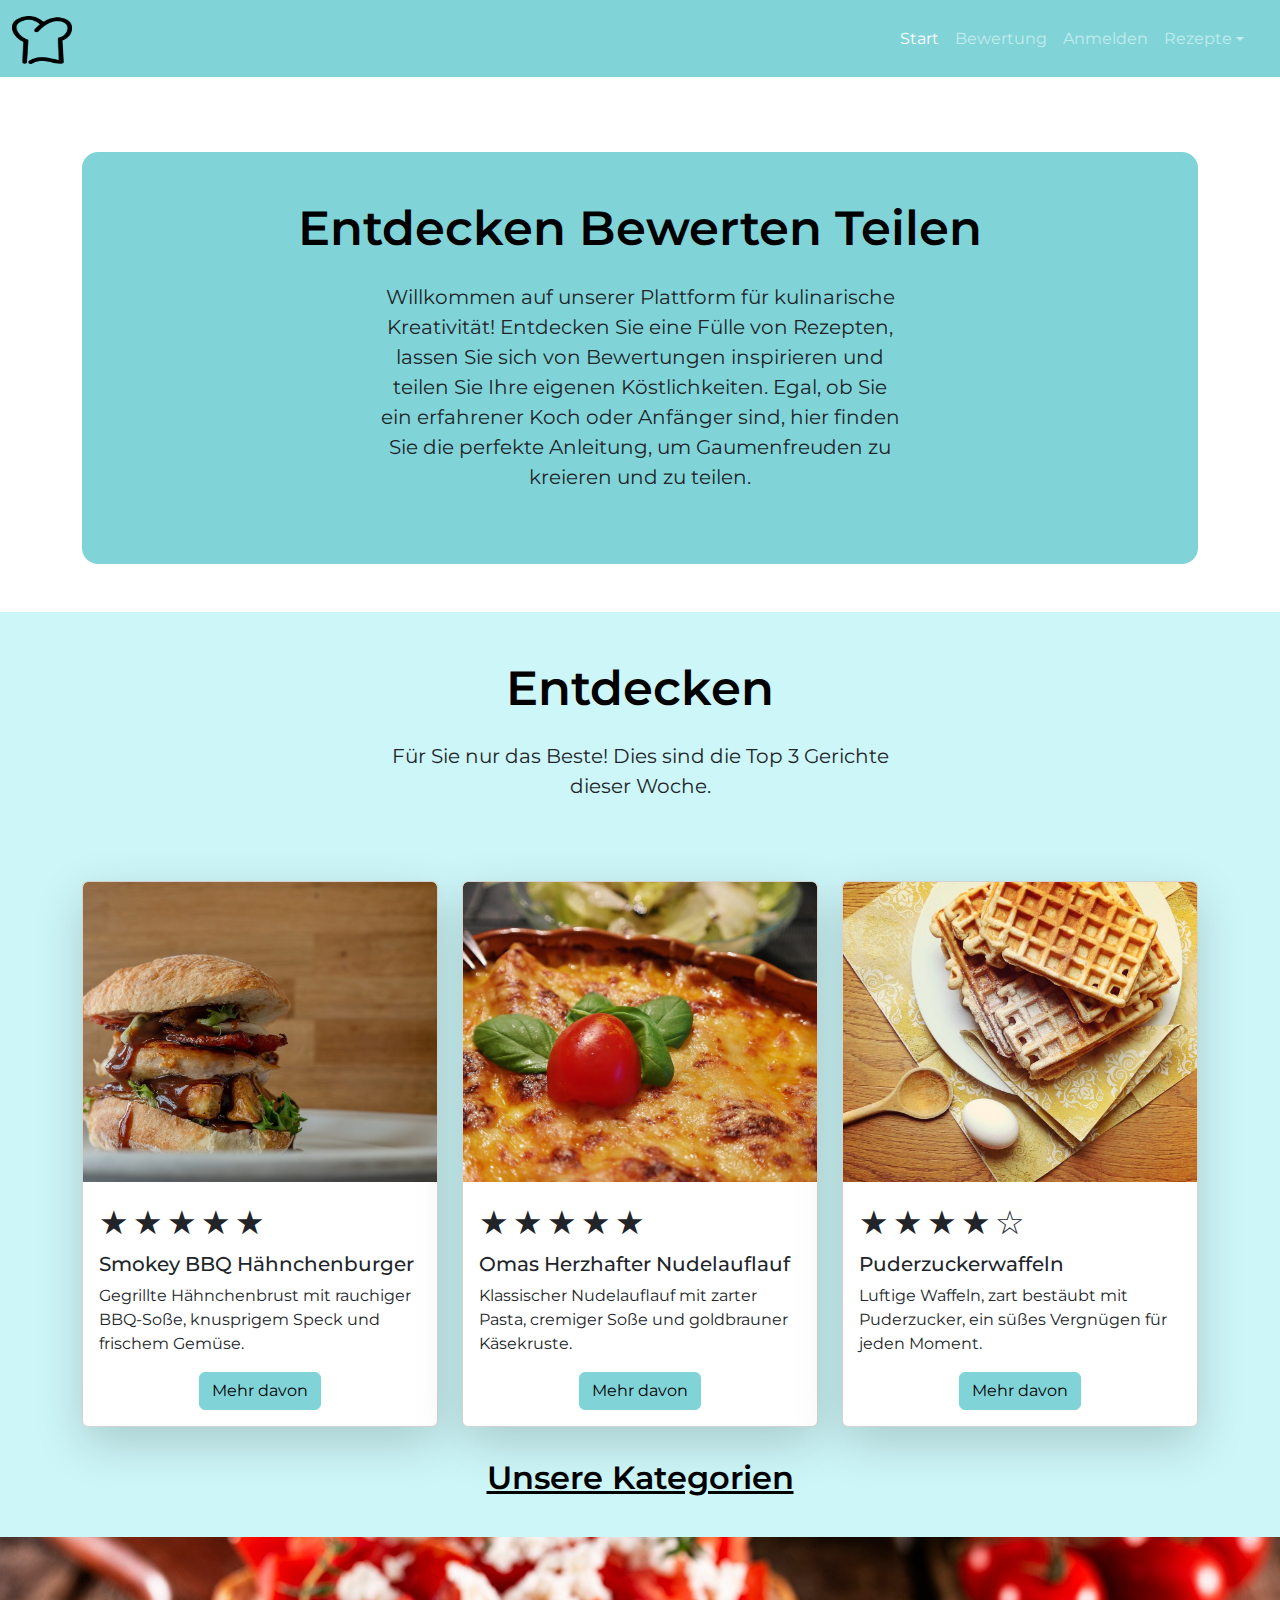
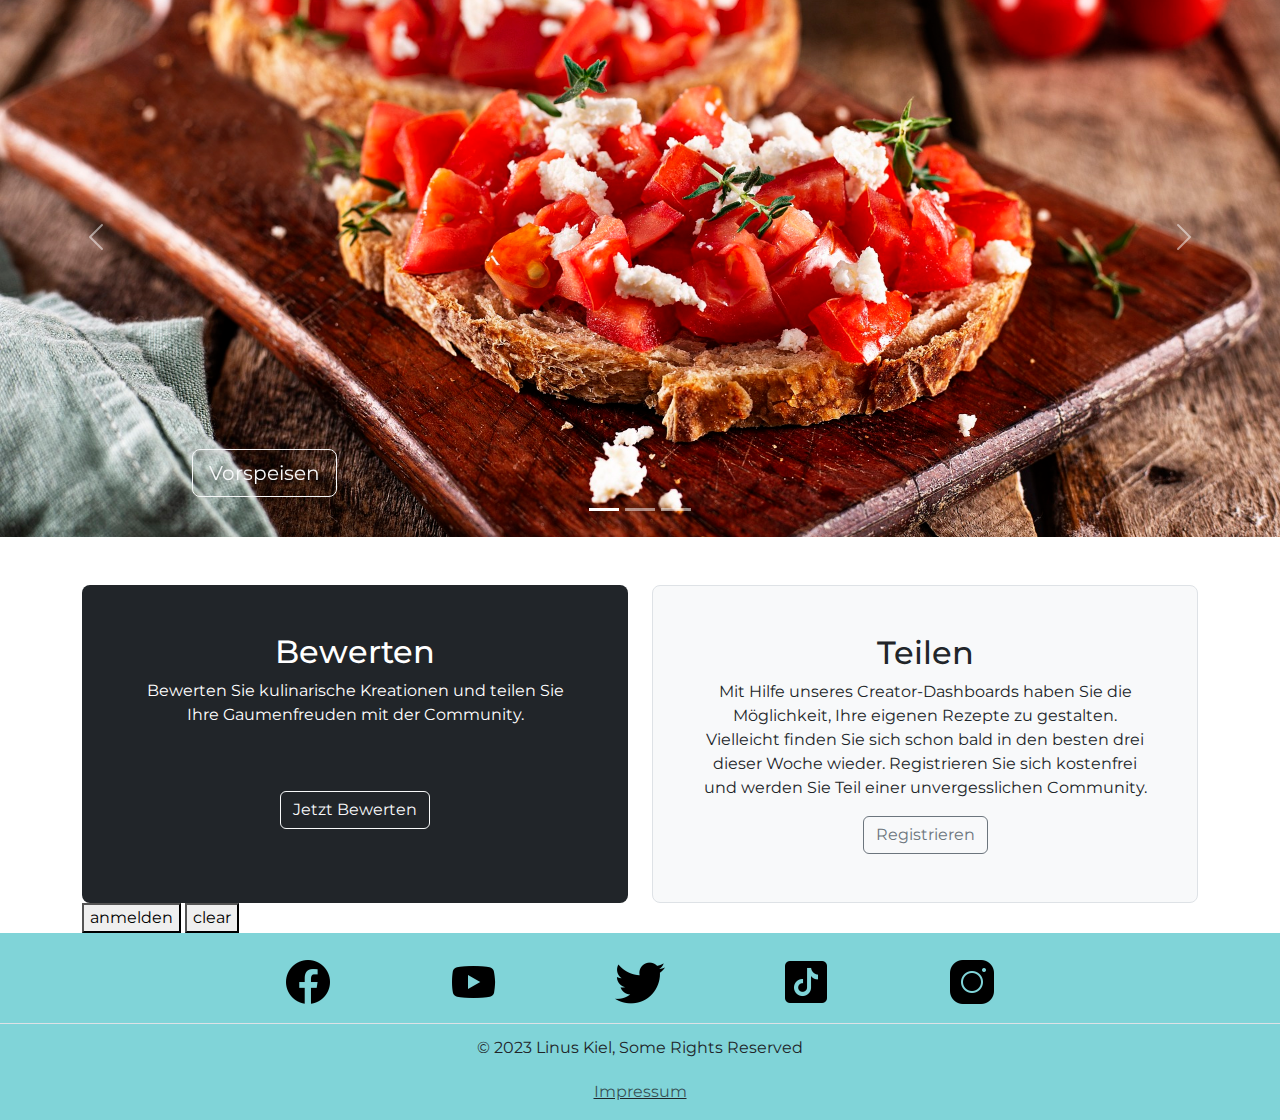
<file: index.html>
<!DOCTYPE html>
<html lang="de">

<head>
    <meta charset="UTF-8">
    <meta http-equiv="X-UA-Compatible" content="IE=edge">
    <meta name="viewport" content="width=device-width, initial-scale=1.0">
    <title>Rezepte von Superhelden für Superhelden</title>
    <link rel="stylesheet" href="./assets/css/bootstrap.css">
    <link rel="stylesheet" href="./assets/css/style.css">

</head>

<body>
    <header >
      <!--https://getbootstrap.com/docs/5.2/examples/navbars-offcanvas/-->
        <nav class="navbar navbar-expand-lg navbar-dark bg-primary fixed-top" aria-label="Offcanvas navbar large">
            <div class="container-fluid">
                <a class="navbar-brand" href="./index.html">
                  <img src="./assets/image/icon.png" alt="Website Icon" width="60" height="48" class="d-inline-block align-text-top">
                </a>
                <button class="navbar-toggler" type="button" data-bs-toggle="offcanvas"
                    data-bs-target="#offcanvasNavbar" aria-controls="offcanvasNavbar" aria-label="Toggle navigation">
                    <span class="navbar-toggler-icon"></span>
                </button>

                <div class="offcanvas offcanvas-end text-bg-dark" tabindex="-1" id="offcanvasNavbar"
                    aria-labelledby="offcanvasNavbarLabel">
                    <div class="offcanvas-header">
                        <h5 class="offcanvas-title text-secondary" id="offcanvasNavbarLabel">superLecker</h5>
                        <button type="button" class="btn-close btn-close-white" data-bs-dismiss="offcanvas"
                            aria-label="Close"></button>
                    </div>
                    <div class="offcanvas-body" id="offcanvas-body">
                        <ul class="navbar-nav justify-content-end flex-grow-1 pe-3">
                            <li class="nav-item">
                                <a class="nav-link active" aria-current="page" href="#">Start</a>
                            </li>
                            <li class="nav-item">
                                <a class="nav-link" href="./bewertung.html">Bewertung</a>
                            </li>
                            <li class="nav-item">
                              <li id="zeige-creator">
                                <a class="nav-link" href="./creator.html">Creator</a>
                              </li>
                              <li id="zeige-anmelden">
                                <a class="nav-link" href="./anmelden.html">Anmelden</a>
                              </li>
                            <li class="nav-item dropdown ">
                                <a class="nav-link dropdown-toggle" href="#" role="button" data-bs-toggle="dropdown"
                                    aria-expanded="false">
                                    Rezepte
                                </a>
                                <ul class="dropdown-menu bg-secondary">
                                    <li><a class="dropdown-item" href="./vorspeisen.html">Vorspeisen</a></li>
                                    <li>
                                        <hr class="dropdown-divider">
                                    </li>
                                    <li><a class="dropdown-item" href="./hauptspeisen.html">Hauptspeisen</a></li>
                                    <li>
                                        <hr class="dropdown-divider">
                                    </li>
                                    <li><a class="dropdown-item" href="./nachtisch.html">Nachtisch</a></li>
                                </ul>
                            </li>
                        </ul>
                    </div>
                </div>
            </div>
        </nav>
    </header>

    <main class="min-vh-100">
      <div class="pt-5"></div>
      <div class="container my-5">
        <div class="mb-2 rounded-3">
          <div class="container-fluid bg-primary rounded-4 ">
            <div class="px-4 py-5 my-2 text-center">
              <h1 class="display-5 fw-bold text-body-emphasis pb-3">Entdecken  Bewerten  Teilen</h1>
              <div class="col-lg-6 mx-auto">
                <p class="lead mb-4">Willkommen auf unserer Plattform für kulinarische Kreativität! Entdecken Sie eine Fülle von Rezepten, lassen Sie sich von Bewertungen inspirieren und teilen Sie Ihre eigenen Köstlichkeiten. Egal, ob Sie ein erfahrener Koch oder Anfänger sind, hier finden Sie die perfekte Anleitung, um Gaumenfreuden zu kreieren und zu teilen.</p>
                  
              </div>
            </div>
          </div>
        </div>
      </div>

      
    
    <div class="bg-secondary">
      <div class="container">
        <div class="px-4 py-5  text-center">
          <h1 class="display-5 fw-bold text-body-emphasis pb-3">Entdecken</h1>
          <div class="col-lg-6 mx-auto">
            <p class="lead">Für Sie nur das Beste! Dies sind die Top 3 Gerichte dieser Woche.</p>
              
          </div>
        </div>
        <div class="row row-cols-1 row-cols-lg-3 align-items-stretch ">
          <div class="col py-3">
            <div class="card menu-item shadow-on-hover card-cover h-100 overflow-hidden rounded-xl shadow-lg " >
              <img class="card-img-top" src="./assets/image/haehnchenburger.jpg" alt="Card image cap">
              <div class="card-body d-flex flex-column">       
                  <span>
                    <span class="star-size">&#9733;</span>
                    <span class="star-size">&#9733;</span>
                    <span class="star-size">&#9733;</span>
                    <span class="star-size">&#9733;</span>
                    <span class="star-size">&#9733;</span>
                  </span>
                <h5 class="mt-1 mb-2">Smokey BBQ Hähnchenburger</h5>
                <p class="card-text">Gegrillte Hähnchenbrust mit rauchiger BBQ-Soße, knusprigem Speck und frischem Gemüse.</p>
                <div class="text-center mt-auto justify-content-center"><a href="./hauptspeisen.html" class="btn btn-primary">Mehr davon</a></div>
              </div>
            </div>
          </div>
          <div class="col py-3">
            <div class="card menu-item shadow-on-hover card-cover h-100 overflow-hidden rounded-xl shadow-lg ">
              <img class="card-img-top" src="./assets/image/nudelauflauf.jpg" alt="Card image cap">
              <div class="card-body d-flex flex-column">
                <span>
                  <span class="star-size">&#9733;</span>
                  <span class="star-size">&#9733;</span>
                  <span class="star-size">&#9733;</span>
                  <span class="star-size">&#9733;</span>
                  <span class="star-size">&#9733;</span>
                </span>
                <h5 class="mt-1 mb-2">Omas Herzhafter Nudelauflauf</h5>
                <p class="card-text">Klassischer Nudelauflauf mit zarter Pasta, cremiger Soße und goldbrauner Käsekruste.</p>
                <div class="text-center mt-auto justify-content-center"><a href="./hauptspeisen.html" class="btn btn-primary">Mehr davon</a></div>
              </div>
          </div>
          </div>
          <div class="col py-3">
            <div class="card menu-item shadow-on-hover card-cover h-100 overflow-hidden rounded-xl shadow-lg ">
              <img class="card-img-top" src="./assets/image/waffeln.jpg" alt="Card image cap">
              <div class="card-body d-flex flex-column">
                <span>
                  <span class="star-size">&#9733;</span>
                  <span class="star-size">&#9733;</span>
                  <span class="star-size">&#9733;</span>
                  <span class="star-size">&#9733;</span>
                  <span class="star-size">&#9734;</span>
                </span>
                <h5 class="mt-1 mb-2">Puderzuckerwaffeln</h5>
                <p class="card-text">Luftige Waffeln, zart bestäubt mit Puderzucker, ein süßes Vergnügen für jeden Moment.</p>
                <div class="text-center mt-auto justify-content-center"><a href="./nachtisch.html" class="btn btn-primary">Mehr davon</a></div>
              </div>
            </div>
          </div>
        </div>
        <div class="px-4 py-2 my-2 text-center">
          <h2 class=" fw-bold text-body-emphasis pb-3 text-decoration-underline">Unsere Kategorien</h2>
        </div>
      </div>
       <!--https://getbootstrap.com/docs/5.3/examples/carousel/-->
      <div id="myCarousel" class="carousel slide" data-bs-ride="carousel" data-bs-theme="light">
        <div class="carousel-indicators">
          <button type="button" data-bs-target="#myCarousel" data-bs-slide-to="0" class="active" aria-label="Slide 1" aria-current="true"></button>
          <button type="button" data-bs-target="#myCarousel" data-bs-slide-to="1" aria-label="Slide 2" class=""></button>
          <button type="button" data-bs-target="#myCarousel" data-bs-slide-to="2" aria-label="Slide 3" class=""></button>
        </div>
        <div class="carousel-inner">
          <div class="carousel-item carousel-item-next carousel-item-start">
            <img class="carousel-img" src="./assets/image/vorspeisen.jpg" alt="vorspeisen" >
            <div class="container">
              <div class="carousel-caption text-start">
                <a href="./vorspeisen.html" class="btn btn-outline-light btn-lg">Vorspeisen</a>
              </div>
            </div>
          </div>
          <div class="carousel-item">
            <img class="carousel-img" src="./assets/image/hauptspeisen.jpg" alt="hauptspeisen" >
            <div class="container">
              <div class="carousel-caption text-start">
                <a href="./hauptspeisen.html" class="btn btn-outline-light btn-lg">Hauptspeisen</a>
              </div>
            </div>
          </div>
          <div class="carousel-item active carousel-item-start">
            <img class="carousel-img" src="./assets/image/nachtisch.jpg" alt="nachtisch" >
            <div class="container">
              <div class="carousel-caption text-start">
                <a href="./nachtisch.html" class="btn btn-outline-light btn-lg">Nachtisch</a>
              </div>
            </div>
          </div>
        </div>
        <button class="carousel-control-prev" type="button" data-bs-target="#myCarousel" data-bs-slide="prev">
          <span class="carousel-control-prev-icon" aria-hidden="true"></span>
          <span class="visually-hidden">Previous</span>
        </button>
        <button class="carousel-control-next" type="button" data-bs-target="#myCarousel" data-bs-slide="next">
          <span class="carousel-control-next-icon" aria-hidden="true"></span>
          <span class="visually-hidden">Next</span>
        </button>
      </div>
    </div>
    

    
    <div class="bg-white">
      <div class="container pt-5">
        <div class="row align-items-md-stretch">
          <div class="col-md-6">
            <div class="h-100 p-5 text-bg-dark text-center rounded-3">
              <h2>Bewerten</h2>
              <p>Bewerten Sie kulinarische Kreationen und teilen Sie Ihre Gaumenfreuden mit der Community.</p>
              <br><br>
              <a class="btn btn-outline-light"  href="./bewertung.html">Jetzt Bewerten</a>
            </div>
          </div>
          <div class="col-md-6" id="teilen">
            <div class="h-100 p-5 bg-body-tertiary text-center border rounded-3">
              <h2>Teilen</h2>
              <p>Mit Hilfe unseres Creator-Dashboards haben Sie die Möglichkeit, Ihre eigenen Rezepte zu gestalten. Vielleicht finden Sie sich schon bald in den besten drei dieser Woche wieder. Registrieren Sie sich kostenfrei und werden Sie Teil einer unvergesslichen Community.</p>
              <a class="btn btn-outline-secondary"  href="./anmelden.html">Registrieren</a>
            </div>
          </div>
        </div>
      </div>
    </div>

    

    <div class="container">
      <button id="anmeldenButton">anmelden</button>
      <button id="resetButton">clear</button>
    </div>

   


    </main>

    <!--https://getbootstrap.com/docs/5.2/examples/footers/-->
    <footer class="py-3  bg-primary">
      <ul class="nav justify-content-center border-bottom pb-2 mb-2" id="footer-icon">
        <li class="nav-item">
          <a href="#" class="nav-link px-2 text-white px-2">
            <img src="./assets/image/facebook.png" alt="Website Icon" width="50" height="50" class="d-inline-block align-text-top">
          </a>
        </li>
        <li class="nav-item">
          <a href="#" class="nav-link px-2 text-white px-2">
            <img src="./assets/image/youtube.png" alt="Website Icon" width="50" height="50" class="d-inline-block align-text-top">
          </a>
        </li>
        <li class="nav-item">
          <a href="#" class="nav-link px-2 text-white px-2">
            <img src="./assets/image/twitter.png" alt="Website Icon" width="50" height="50" class="d-inline-block align-text-top">
          </a>
        </li>
        <li class="nav-item">
          <a href="#" class="nav-link px-2 text-white px-2">
            <img src="./assets/image/tiktok.png" alt="Website Icon" width="50" height="50" class="d-inline-block align-text-top">
          </a>
        </li>
        <li class="nav-item">
          <a href="#" class="nav-link px-2 text-white px-2">
            <img src="./assets/image/instagram.png" alt="Website Icon" width="50" height="50" class="d-inline-block align-text-top">
          </a>
        </li>

        
      </ul>
      <div class="text-center  py-1">
        <p class="">© 2023 Linus Kiel, Some Rights Reserved</p>
      </div>
     

      <div class="text-center text-decoration-underline">
        <a href="./impressum.html" class="nav-link px-2 text-muted">Impressum</a>
      </div>
      

    </footer>
    
    <script src="./assets/js/bootstrap.bundle.js"></script>
    <script src="./assets/js/hammer.min.js"></script>
    <script src="./assets/js/main.js"></script>
</body>

</html>
</file>
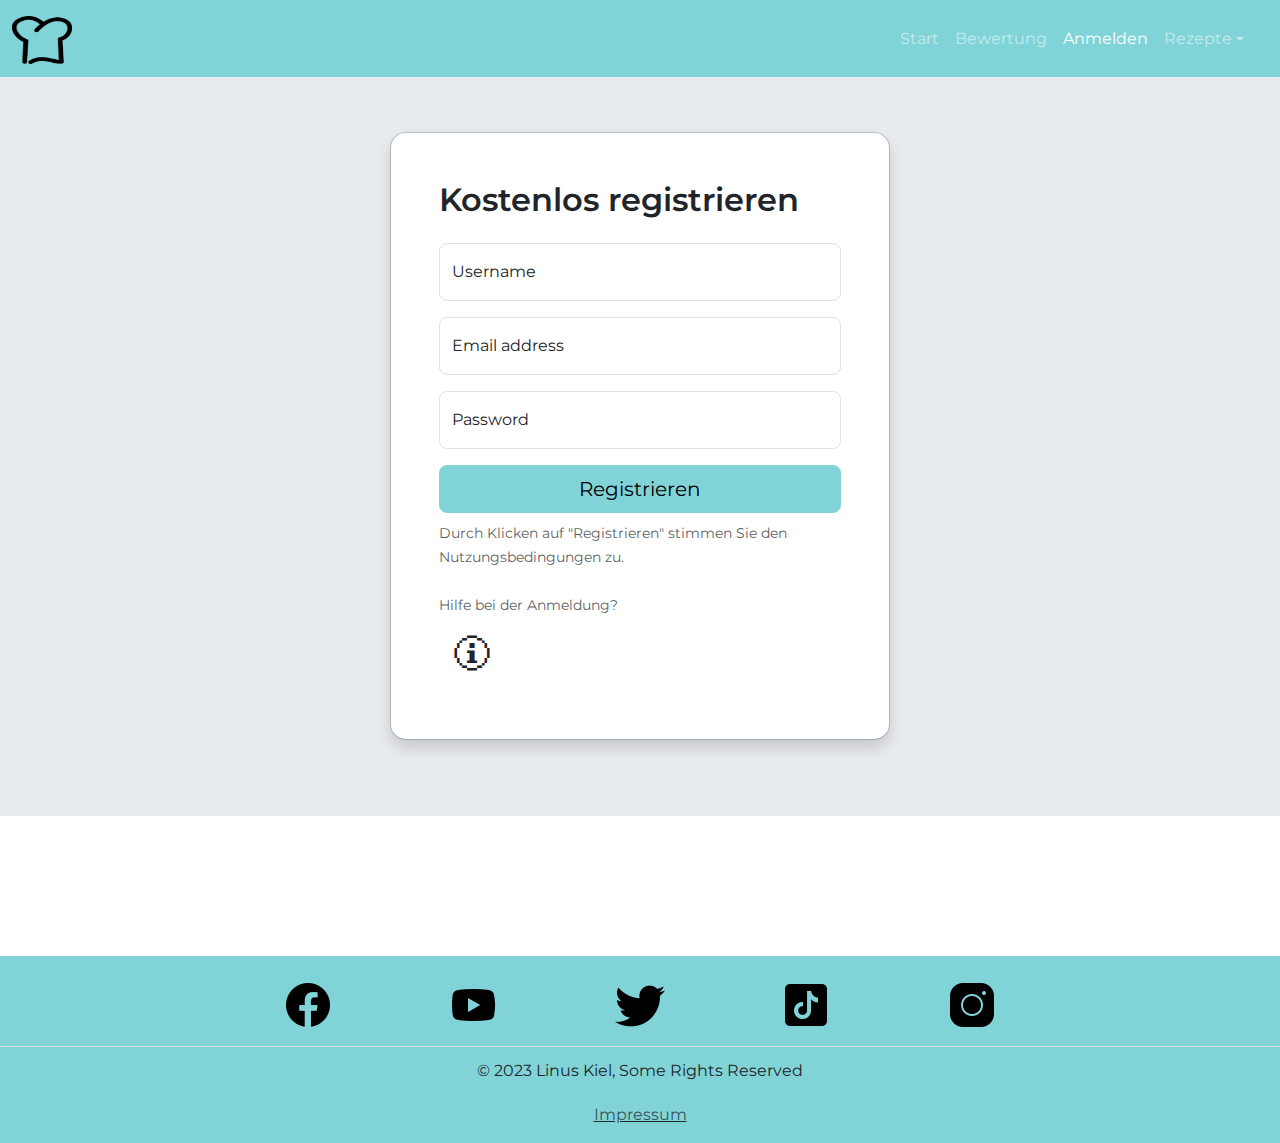
<file: anmelden.html>
<!DOCTYPE html>
<html lang="de">

<head>
    <meta charset="UTF-8">
    <meta http-equiv="X-UA-Compatible" content="IE=edge">
    <meta name="viewport" content="width=device-width, initial-scale=1.0">
    <title>Rezepte von Superhelden für Superhelden</title>
    <link rel="stylesheet" href="./assets/css/bootstrap.css">
    <link rel="stylesheet" href="./assets/css/remixicon.css">
    <link rel="stylesheet" href="./assets/css/style.css">

</head>

<body>
    <header >
      <!--https://getbootstrap.com/docs/5.2/examples/navbars-offcanvas/-->
      <nav class="navbar navbar-expand-lg navbar-dark bg-primary fixed-top" aria-label="Offcanvas navbar large">
        <div class="container-fluid">
            <a class="navbar-brand" href="./index.html">
              <img src="./assets/image/icon.png" alt="Website Icon" width="60" height="48" class="d-inline-block align-text-top">
            </a>
            <button class="navbar-toggler" type="button" data-bs-toggle="offcanvas"
                data-bs-target="#offcanvasNavbar" aria-controls="offcanvasNavbar" aria-label="Toggle navigation">
                <span class="navbar-toggler-icon"></span>
            </button>

            <div class="offcanvas offcanvas-end text-bg-dark" tabindex="-1" id="offcanvasNavbar"
                aria-labelledby="offcanvasNavbarLabel">
                <div class="offcanvas-header">
                    <h5 class="offcanvas-title text-secondary" id="offcanvasNavbarLabel">superLecker</h5>
                    <button type="button" class="btn-close btn-close-white" data-bs-dismiss="offcanvas"
                        aria-label="Close"></button>
                </div>
                <div class="offcanvas-body" id="offcanvas-body">
                    <ul class="navbar-nav justify-content-end flex-grow-1 pe-3">
                        <li class="nav-item">
                            <a class="nav-link" href="./index.html">Start</a>
                        </li>
                        <li class="nav-item">
                            <a class="nav-link" href="./bewertung.html">Bewertung</a>
                        </li>
                        <li class="nav-item">
                          <li id="zeige-creator" style="display: none;">
                            <a class="nav-link" href="./creator.html">Creator</a>
                          </li>
                          <li id="zeige-anmelden">
                            <a class="nav-link active" aria-current="page" href="./anmelden.html">Anmelden</a>
                          </li>
                        <li class="nav-item dropdown ">
                            <a class="nav-link dropdown-toggle" href="#" role="button" data-bs-toggle="dropdown"
                                aria-expanded="false">
                                Rezepte
                            </a>
                            <ul class="dropdown-menu bg-secondary">
                                <li><a class="dropdown-item" href="./vorspeisen.html">Vorspeisen</a></li>
                                <li>
                                    <hr class="dropdown-divider">
                                </li>
                                <li><a class="dropdown-item" href="./hauptspeisen.html">Hauptspeisen</a></li>
                                <li>
                                    <hr class="dropdown-divider">
                                </li>
                                <li><a class="dropdown-item" href="./nachtisch.html">Nachtisch</a></li>
                            </ul>
                        </li>
                    </ul>
                </div>
            </div>
        </div>
    </nav>
    </header>

    <main class="min-vh-100">
        <!--https://getbootstrap.com/docs/4.0/components/forms/-->
        <!--https://getbootstrap.com/docs/5.3/examples/modals/-->
        <div class="modal modal-sheet position-static d-block bg-body-secondary p-4 py-md-5 h-100" tabindex="-1" role="dialog" id="modalSignin">
            <div class="modal-dialog" role="document">
              <div class="modal-content rounded-4 shadow">
                <div class="modal-header p-5 pb-4 border-bottom-0">
                  <h1 class="fw-bold mb-0 fs-2">Kostenlos registrieren</h1>
                </div>
          
                <div class="modal-body p-5 pt-0">
                  <form class="needs-validation" novalidate method="GET" id="signin">
                    <div class="form-floating mb-3">
                        <input type="text" class="form-control rounded-3" id="user" placeholder="Username" required>
                        <label for="user">Username</label>
                        <div class="valid-feedback">
                            Looks good!
                        </div>
                    </div>
                    <div class="form-floating mb-3">
                        <input type="email" class="form-control rounded-3" id="email" placeholder="name@example.com" required>
                        <label for="email">Email address</label>
                        <div class="valid-feedback">
                            Looks good!
                        </div>
                    </div>
                    <div class="form-floating mb-3">
                        <input type="password" class="form-control rounded-3" id="password" placeholder="Password" required>
                        <label for="password">Password</label>
                        <div class="valid-feedback">
                            Looks good!
                        </div>
                    </div>
                    <button class="w-100 mb-2 btn btn-lg rounded-3 btn-primary"  type="submit">Registrieren</button>
                    <small class="text-body-secondary">Durch Klicken auf "Registrieren" stimmen Sie den Nutzungsbedingungen zu.</small>
                    <br>
                    <small class="text-body-secondary">
                      <br>
                      Hilfe bei der Anmeldung?
                        <button class="btn buttonGroesse" type="button" data-bs-toggle="modal" data-bs-target="#staticBackdrop">&#128712;</button>
                        
                    </small>
                  </form>
                </div>
              </div>
            </div>
          </div>

          <!--https://getbootstrap.com/docs/5.2/components/modal/-->
          <div class="modal fade" id="staticBackdrop" data-bs-backdrop="static" data-bs-keyboard="false" tabindex="-1" aria-labelledby="staticBackdropLabel" aria-hidden="true">
            <div class="modal-dialog">
              <div class="modal-content">
                <div class="modal-header">
                  <h1 class="modal-title fs-5" id="staticBackdropLabel">Anmeldung Richtlinien</h1>
                  <button type="button" class="btn-close" data-bs-dismiss="modal" aria-label="Close"></button>
                </div>
                <div class="modal-body">
                  <h5>Benutzername</h5>
                  <p>Der Benutzername muss aus mindestens 6 Zeichen bestehen.</p>
                  <h5>E-Mail</h5>
                  <p>Bitte tragen Sie Ihre E-Mail-Adresse ein. Beispiel: "maxmustermann@gmail.com"</p>
                  <h5>Passwort</h5>
                  <p>Das Passwort muss aus mindestens 6 Zeichen bestehen.</p>
                </div>
                <div class="modal-footer">
                  <button type="button" class="btn btn-secondary" data-bs-dismiss="modal">Schließen</button>
                </div>
              </div>
            </div>
          </div>

    </main>
    <!--https://getbootstrap.com/docs/5.2/examples/footers/-->
    <footer class="py-3  bg-primary">
      <ul class="nav justify-content-center border-bottom pb-2 mb-2" id="footer-icon">
        <li class="nav-item">
          <a href="#" class="nav-link px-2 text-white px-2">
            <img src="./assets/image/facebook.png" alt="Website Icon" width="50" height="50" class="d-inline-block align-text-top">
          </a>
        </li>
        <li class="nav-item">
          <a href="#" class="nav-link px-2 text-white px-2">
            <img src="./assets/image/youtube.png" alt="Website Icon" width="50" height="50" class="d-inline-block align-text-top">
          </a>
        </li>
        <li class="nav-item">
          <a href="#" class="nav-link px-2 text-white px-2">
            <img src="./assets/image/twitter.png" alt="Website Icon" width="50" height="50" class="d-inline-block align-text-top">
          </a>
        </li>
        <li class="nav-item">
          <a href="#" class="nav-link px-2 text-white px-2">
            <img src="./assets/image/tiktok.png" alt="Website Icon" width="50" height="50" class="d-inline-block align-text-top">
          </a>
        </li>
        <li class="nav-item">
          <a href="#" class="nav-link px-2 text-white px-2">
            <img src="./assets/image/instagram.png" alt="Website Icon" width="50" height="50" class="d-inline-block align-text-top">
          </a>
        </li>

        
      </ul>
      <div class="text-center  py-1">
        <p class="">© 2023 Linus Kiel, Some Rights Reserved</p>
      </div>
     

      <div class="text-center text-decoration-underline">
        <a href="./impressum.html" class="nav-link px-2 text-muted">Impressum</a>
      </div>
      

    </footer>
    <script src="./assets/js/bootstrap.bundle.js"></script>
    <script src="./assets/js/hammer.min.js"></script>
    <script src="./assets/js/main.js"></script>
    <script src="./assets/js/anmelden.js"></script>

    
</body>

</html>
</file>
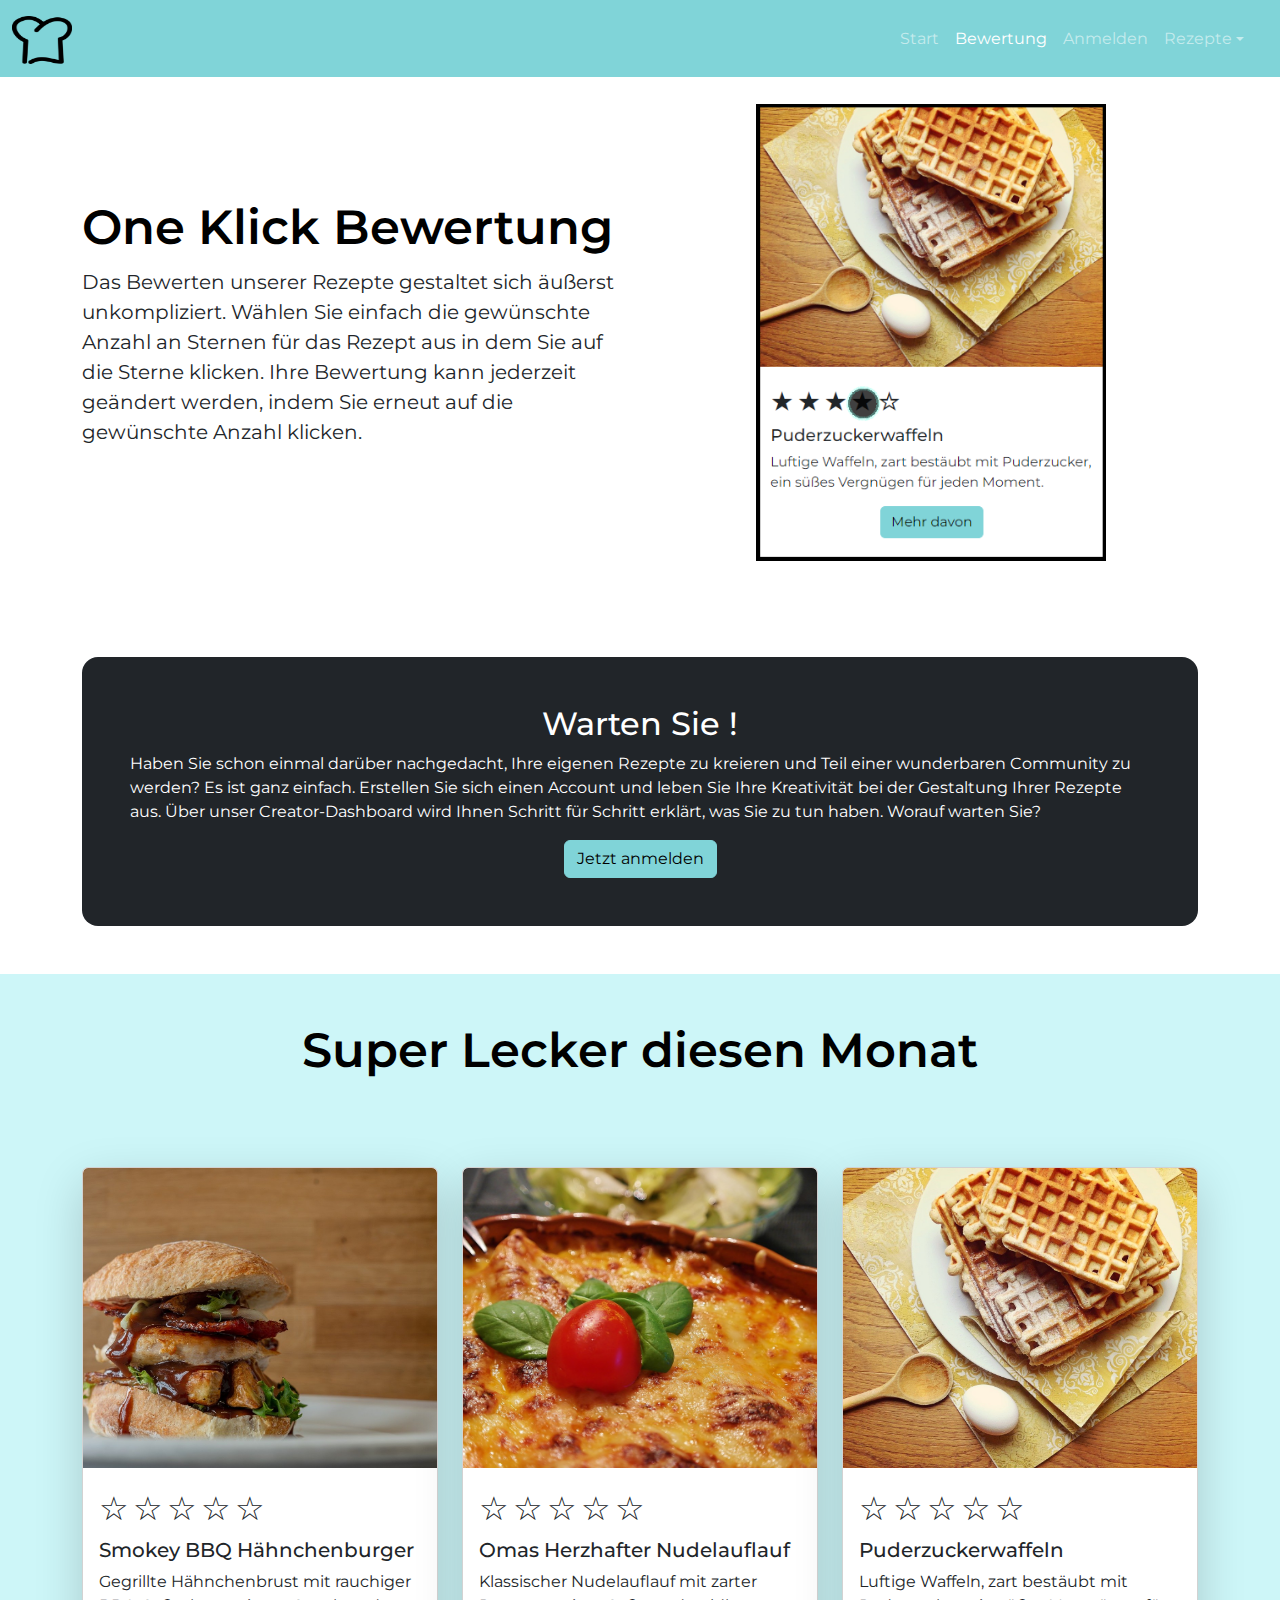
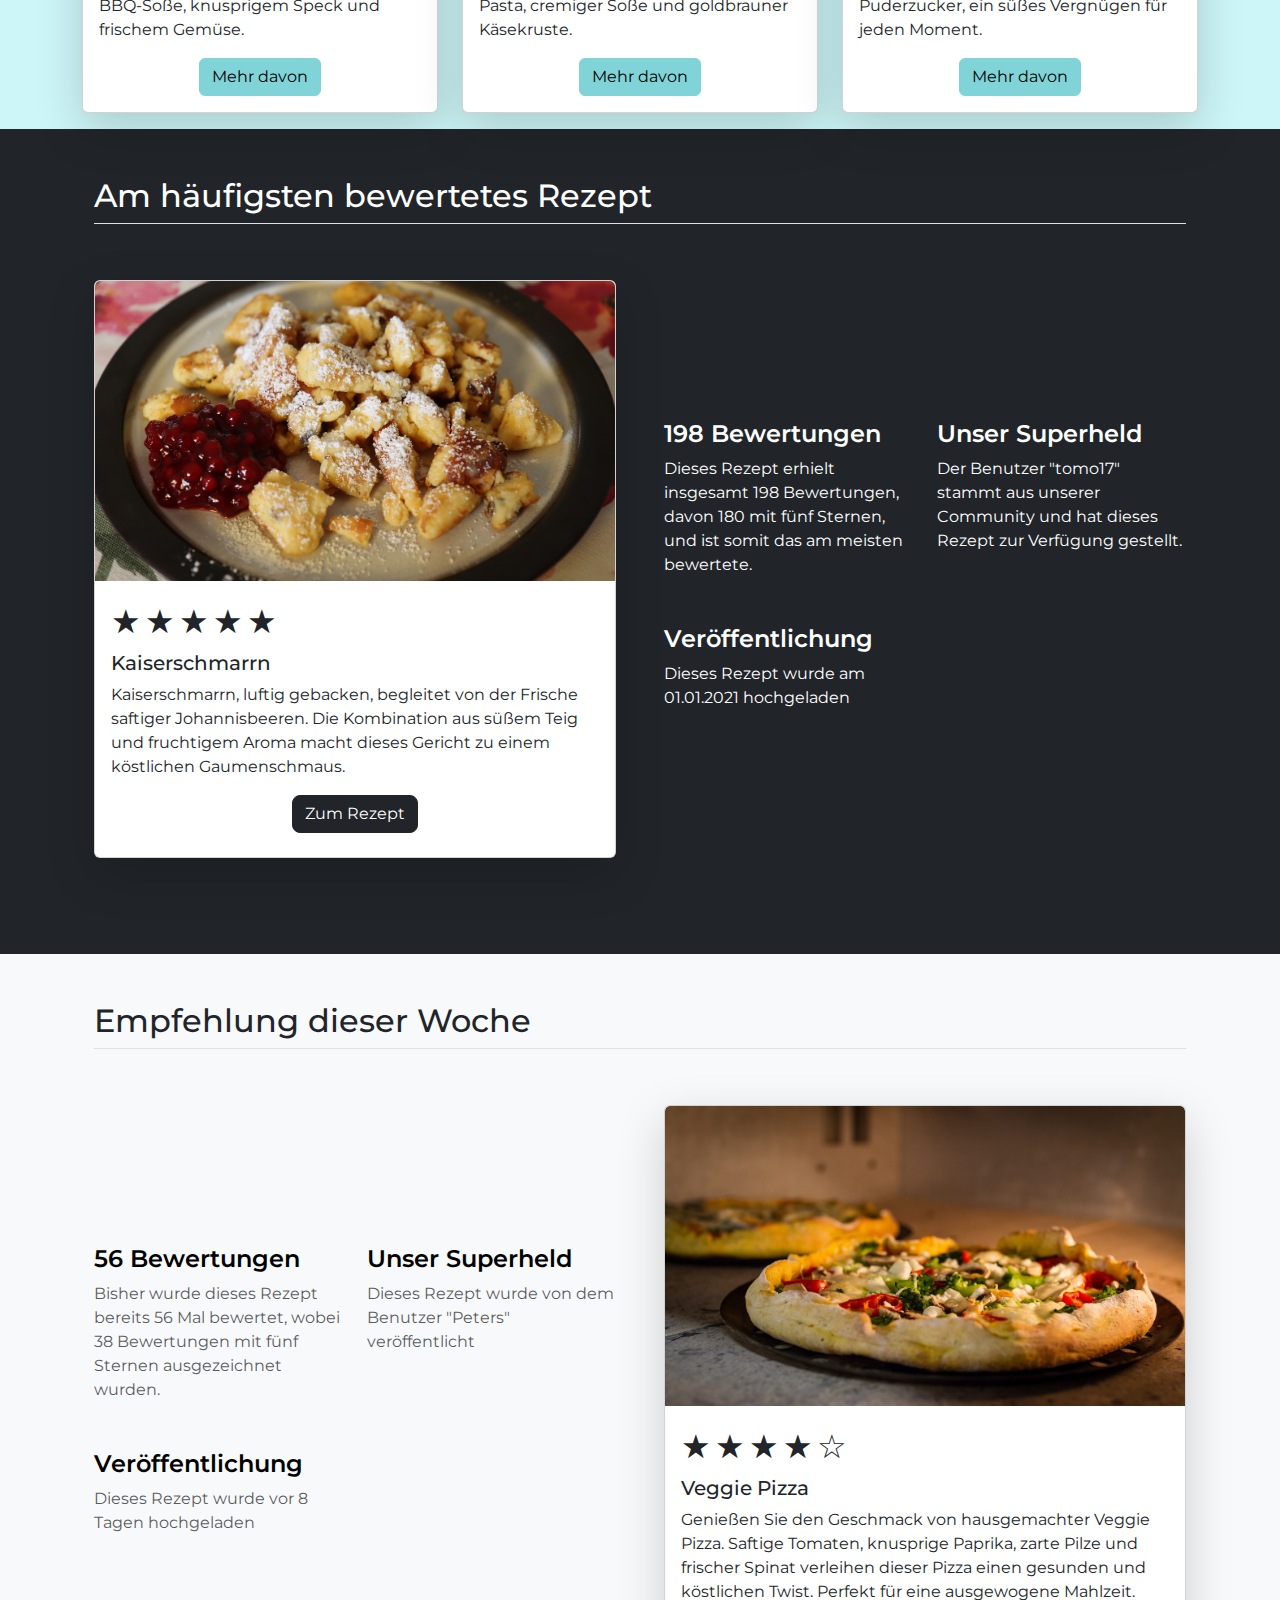
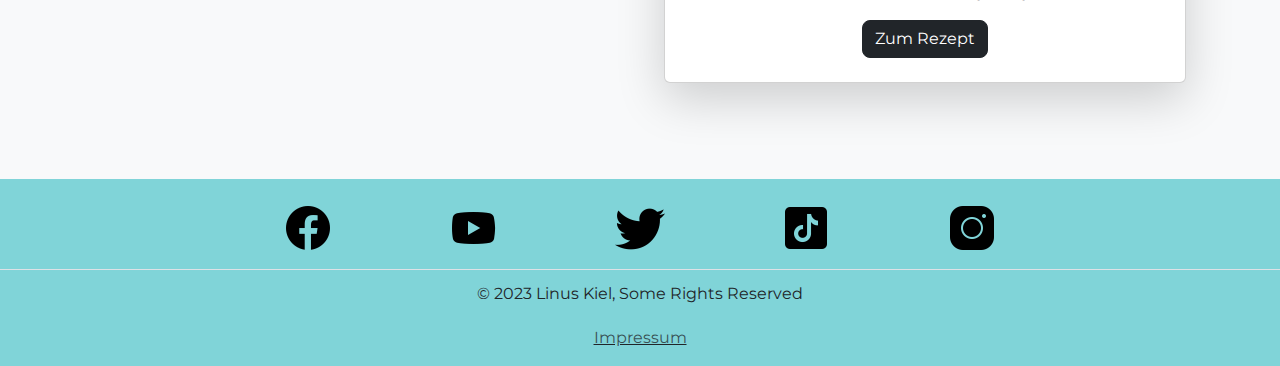
<file: bewertung.html>
<!DOCTYPE html>
<html lang="de">

<head>
    <meta charset="UTF-8">
    <meta http-equiv="X-UA-Compatible" content="IE=edge">
    <meta name="viewport" content="width=device-width, initial-scale=1.0">
    <title>Rezepte von Superhelden für Superhelden</title>
    <link rel="stylesheet" href="./assets/css/bootstrap.css">
    <link rel="stylesheet" href="./assets/css/remixicon.css">
    <link rel="stylesheet" href="./assets/css/style.css">

</head>

<body>
    <header>
      <!--https://getbootstrap.com/docs/5.2/examples/navbars-offcanvas/-->
        <nav class="navbar navbar-expand-lg navbar-dark bg-primary fixed-top" aria-label="Offcanvas navbar large">
            <div class="container-fluid">
                <a class="navbar-brand" href="./index.html">
                  <img src="./assets/image/icon.png" alt="Website Icon" width="60" height="48" class="d-inline-block align-text-top">
                </a>
                <button class="navbar-toggler" type="button" data-bs-toggle="offcanvas"
                    data-bs-target="#offcanvasNavbar" aria-controls="offcanvasNavbar" aria-label="Toggle navigation">
                    <span class="navbar-toggler-icon"></span>
                </button>

                <div class="offcanvas offcanvas-end text-bg-dark" tabindex="-1" id="offcanvasNavbar"
                    aria-labelledby="offcanvasNavbarLabel">
                    <div class="offcanvas-header">
                        <h5 class="offcanvas-title text-secondary" id="offcanvasNavbarLabel">superLecker</h5>
                        <button type="button" class="btn-close btn-close-white" data-bs-dismiss="offcanvas"
                            aria-label="Close"></button>
                    </div>
                    <div class="offcanvas-body" id="offcanvas-body">
                        <ul class="navbar-nav justify-content-end flex-grow-1 pe-3">
                            <li class="nav-item">
                                <a class="nav-link" href="./index.html">Start</a>
                            </li>
                            <li class="nav-item">
                                <a class="nav-link active" aria-current="page" href="./bewertung.html">Bewertung</a>
                            </li>
                            <li class="nav-item">
                              <li id="zeige-creator" style="display: none;">
                                <a class="nav-link" href="./creator.html">Creator</a>
                              </li>
                              <li id="zeige-anmelden">
                                <a class="nav-link" href="./anmelden.html">Anmelden</a>
                              </li>
                            <li class="nav-item dropdown ">
                                <a class="nav-link dropdown-toggle" href="#" role="button" data-bs-toggle="dropdown"
                                    aria-expanded="false">
                                    Rezepte
                                </a>
                                <ul class="dropdown-menu bg-secondary">
                                    <li><a class="dropdown-item" href="./vorspeisen.html">Vorspeisen</a></li>
                                    <li>
                                        <hr class="dropdown-divider">
                                    </li>
                                    <li><a class="dropdown-item" href="./hauptspeisen.html">Hauptspeisen</a></li>
                                    <li>
                                        <hr class="dropdown-divider">
                                    </li>
                                    <li><a class="dropdown-item" href="./nachtisch.html">Nachtisch</a></li>
                                </ul>
                            </li>
                            
                        </ul>
                    </div>
                </div>
            </div>
        </nav>
    </header>

    <main class="min-vh-100">     
      <div class="container">
        <div class="row flex-lg-row-reverse align-items-center g-5 py-5">
          <div class="col-10 col-sm-8 col-lg-6">
            <img src="./assets/image/howToReact.png" class="d-block mx-lg-auto img-fluid " alt="Bootstrap Themes" width="350" height="500" loading="lazy">
          </div>
          <div class="col-lg-6">
            <h1 class="display-5 fw-bold text-body-emphasis lh-1 mb-3">One Klick Bewertung</h1>
            <p class="lead">Das Bewerten unserer Rezepte gestaltet sich äußerst unkompliziert. Wählen Sie einfach die gewünschte Anzahl an Sternen für das Rezept aus in dem Sie auf die Sterne klicken. Ihre Bewertung kann jederzeit geändert werden, indem Sie erneut auf die gewünschte Anzahl klicken.</p>
            
          </div>
        </div>
      </div>

      <div class="container">
        <div class="h-100 p-5 my-5 text-bg-dark rounded-4">
          <h2 class="text-center">Warten Sie !</h2>
          <p>Haben Sie schon einmal darüber nachgedacht, Ihre eigenen Rezepte zu kreieren und Teil einer wunderbaren Community zu werden? Es ist ganz einfach. Erstellen Sie sich einen Account und leben Sie Ihre Kreativität bei der Gestaltung Ihrer Rezepte aus. Über unser Creator-Dashboard wird Ihnen Schritt für Schritt erklärt, was Sie zu tun haben. Worauf warten Sie?</p>
          <div class="text-center">
            <a href="./anmelden.html" class="btn btn-primary">Jetzt anmelden</a>
          </div>
        </div>
      </div>

      <div class="bg-secondary">
        <div class="container">
          <div class="px-4 py-5  text-center">
            <h1 class="display-5 fw-bold text-body-emphasis pb-3">Super Lecker diesen Monat</h1>
          </div>
          <div class="row row-cols-1 row-cols-lg-3 align-items-stretch ">
            <div class="col py-3">
              <div class="card menu-item shadow-on-hover card-cover h-100 overflow-hidden rounded-xl shadow-lg " >
                <img class="card-img-top" src="./assets/image/haehnchenburger.jpg" alt="Card image cap">
                <div class="card-body d-flex flex-column">       
                    <span class="recipe-card" data-card-id="1">
                      <span class="star star-size">&#9734;</span>
                      <span class="star star-size">&#9734;</span>
                      <span class="star star-size">&#9734;</span>
                      <span class="star star-size">&#9734;</span>
                      <span class="star star-size">&#9734;</span>
                    </span>
                  <h5 class="mt-1 mb-2">Smokey BBQ Hähnchenburger</h5>
                  <p class="card-text">Gegrillte Hähnchenbrust mit rauchiger BBQ-Soße, knusprigem Speck und frischem Gemüse.</p>
                  <div class="text-center mt-auto justify-content-center"><a href="./hauptspeisen.html" class="btn btn-primary">Mehr davon</a></div>
                </div>
              </div>
            </div>
            <div class="col py-3">
              <div class="card menu-item shadow-on-hover card-cover h-100 overflow-hidden rounded-xl shadow-lg ">
                <img class="card-img-top" src="./assets/image/nudelauflauf.jpg" alt="Card image cap">
                <div class="card-body d-flex flex-column">
                  <span class="recipe-card" data-card-id="2">
                    <span class="star star-size">&#9734;</span>
                    <span class="star star-size">&#9734;</span>
                    <span class="star star-size">&#9734;</span>
                    <span class="star star-size">&#9734;</span>
                    <span class="star star-size">&#9734;</span>
                  </span>
                  <h5 class="mt-1 mb-2">Omas Herzhafter Nudelauflauf</h5>
                  <p class="card-text">Klassischer Nudelauflauf mit zarter Pasta, cremiger Soße und goldbrauner Käsekruste.</p>
                  <div class="text-center mt-auto justify-content-center"><a href="./hauptspeisen.html" class="btn btn-primary">Mehr davon</a></div>
                </div>
            </div>
            </div>
            <div class="col py-3">
              <div class="card menu-item shadow-on-hover card-cover h-100 overflow-hidden rounded-xl shadow-lg ">
                <img class="card-img-top" src="./assets/image/waffeln.jpg" alt="Card image cap">
                <div class="card-body d-flex flex-column">
                  <span class="recipe-card" data-card-id="3">
                    <span class="star star-size">&#9734;</span>
                    <span class="star star-size">&#9734;</span>
                    <span class="star star-size">&#9734;</span>
                    <span class="star star-size">&#9734;</span>
                    <span class="star star-size">&#9734;</span>
                  </span>
                  <h5 class="mt-1 mb-2">Puderzuckerwaffeln</h5>
                  <p class="card-text">Luftige Waffeln, zart bestäubt mit Puderzucker, ein süßes Vergnügen für jeden Moment.</p>
                  <div class="text-center mt-auto justify-content-center"><a href="./nachtisch.html" class="btn btn-primary">Mehr davon</a></div>
                </div>
              </div>
            </div>
          </div>
        </div>
      </div>

      <!--https://getbootstrap.com/docs/5.3/examples/features/-->
      <div class="text-bg-dark">
        <!--https://getbootstrap.com/docs/5.3/examples/features/-->
      <div class="container px-4 py-5">
        <h2 class="pb-2 border-bottom">Am häufigsten bewertetes Rezept</h2>
        <div class="row row-cols-1 row-cols-md-2 align-items-md-center g-5 py-5">
          <div class="col d-flex flex-column align-items-start gap-2">
            <div class="card menu-item shadow-on-hover card-cover h-100 overflow-hidden rounded-xl shadow-lg ">
              <img class="card-img-top" src="./assets/image/kaiserschmarrn.jpg" alt="Card image cap">
              <div class="card-body d-flex flex-column">
                <span>
                  <span class="star-size">&#9733;</span>
                  <span class="star-size">&#9733;</span>
                  <span class="star-size">&#9733;</span>
                  <span class="star-size">&#9733;</span>
                  <span class="star-size">&#9733;</span>
                </span>
                <h5 class="mt-1 mb-2">Kaiserschmarrn</h5>
                <p class="card-text">Kaiserschmarrn, luftig gebacken, begleitet von der Frische saftiger Johannisbeeren. Die Kombination aus süßem Teig und fruchtigem Aroma macht dieses Gericht zu einem köstlichen Gaumenschmaus.</p>
                <div class="text-center mt-auto justify-content-center">
                  <button class=" mb-2 btn rounded-3 btn-dark" type="button" data-bs-toggle="modal" data-bs-target="#staticBackdrop1">Zum Rezept</button>
                </div>
              </div>
            </div>
          </div>
    
          <div class="col">
            <div class="row row-cols-1 row-cols-sm-2 g-4">
              <div class="col d-flex flex-column gap-2">
                <div class="feature-icon-small d-inline-flex align-items-center justify-content-center text-bg-primary bg-gradient fs-4 rounded-3">
                  
                </div>
                <h4 class="fw-semibold mb-0 ">198 Bewertungen</h4>
                <p class="">Dieses Rezept erhielt insgesamt 198 Bewertungen, davon 180 mit fünf Sternen, und ist somit das am meisten bewertete.</p>
              </div>
    
              <div class="col d-flex flex-column gap-2">
                <div class="feature-icon-small d-inline-flex align-items-center justify-content-center text-bg-primary bg-gradient fs-4 rounded-3">
                  
                </div>
                <h4 class="fw-semibold mb-0 ">Unser Superheld</h4>
                <p class="">Der Benutzer "tomo17" stammt aus unserer Community und hat dieses Rezept zur Verfügung gestellt. </p>
              </div>
    
              <div class="col d-flex flex-column gap-2">
                <div class="feature-icon-small d-inline-flex align-items-center justify-content-center text-bg-primary bg-gradient fs-4 rounded-3">
                  
                </div>
                <h4 class="fw-semibold mb-0 ">Veröffentlichung</h4>
                <p class="">Dieses Rezept wurde am 01.01.2021 hochgeladen</p>
              </div>
            </div>
          </div>
        </div>
      </div>
      </div>
      

      <div class="bg-light">
        <!--https://getbootstrap.com/docs/5.3/examples/features/-->
        <div class="container px-4 py-5">
          <h2 class="pb-2 border-bottom">Empfehlung dieser Woche</h2>
          <div class="row row-cols-1 row-cols-md-2 align-items-md-center g-5 py-5">
              <div class="col">
                  <div class="row row-cols-1 row-cols-sm-2 g-4">
                      <div class="col d-flex flex-column gap-2">
                          <div class="feature-icon-small d-inline-flex align-items-center justify-content-center text-bg-primary bg-gradient fs-4 rounded-3">
                          </div>
                          <h4 class="fw-semibold mb-0 text-body-emphasis">56 Bewertungen</h4>
                          <p class="text-body-secondary">Bisher wurde dieses Rezept bereits 56 Mal bewertet, wobei 38 Bewertungen mit fünf Sternen ausgezeichnet wurden.</p>
                      </div>
      
                      <div class="col d-flex flex-column gap-2">
                          <div class="feature-icon-small d-inline-flex align-items-center justify-content-center text-bg-primary bg-gradient fs-4 rounded-3">
                          </div>
                          <h4 class="fw-semibold mb-0 text-body-emphasis">Unser Superheld</h4>
                          <p class="text-body-secondary">Dieses Rezept wurde von dem Benutzer "Peters" veröffentlicht</p>
                      </div>
      
                      <div class="col d-flex flex-column gap-2">
                          <div class="feature-icon-small d-inline-flex align-items-center justify-content-center text-bg-primary bg-gradient fs-4 rounded-3">
                          </div>
                          <h4 class="fw-semibold mb-0 text-body-emphasis">Veröffentlichung</h4>
                          <p class="text-body-secondary">Dieses Rezept wurde vor 8 Tagen hochgeladen</p>
                      </div>
                  </div>
              </div>
      
              <div class="col d-flex flex-column align-items-start gap-2">
                  <div class="card menu-item shadow-on-hover card-cover h-100 overflow-hidden rounded-xl shadow-lg ">
                      <img class="card-img-top" src="./assets/image/pizza.jpg" alt="Card image cap">
                      <div class="card-body d-flex flex-column">
                          <span>
                              <span class="star-size">&#9733;</span>
                              <span class="star-size">&#9733;</span>
                              <span class="star-size">&#9733;</span>
                              <span class="star-size">&#9733;</span>
                              <span class="star-size">&#9734;</span>
                          </span>
                          <h5 class="mt-1 mb-2">Veggie Pizza</h5>
                          <p class="card-text">Genießen Sie den Geschmack von hausgemachter Veggie Pizza. Saftige Tomaten, knusprige Paprika, zarte Pilze und frischer Spinat verleihen dieser Pizza einen gesunden und köstlichen Twist. Perfekt für eine ausgewogene Mahlzeit.</p>
                          <div class="text-center mt-auto justify-content-center">
                              <button class=" mb-2 btn rounded-3 btn-dark" type="button" data-bs-toggle="modal" data-bs-target="#staticBackdrop2">Zum Rezept</button>
                          </div>
                      </div>
                  </div>
              </div>
          </div>
      </div>
      


       <!--https://getbootstrap.com/docs/5.2/components/modal/-->
        <div class="modal fade" id="staticBackdrop1" data-bs-backdrop="static" data-bs-keyboard="false" tabindex="-1" aria-labelledby="staticBackdropLabel" aria-hidden="true">
          <div class="modal-dialog">
            <div class="modal-content">
              <div class="modal-header">
                <h1 class="modal-title fs-5" id="staticBackdropLabel">Kaiserschmarrn</h1>
                <button type="button" class="btn-close" data-bs-dismiss="modal" aria-label="Close"></button>
              </div>
              <div class="modal-body">
                <h5>Zutaten</h5>
                <p>Rezept für 2 Personen: drei Eier, 150 g Mehl, 250 ml Milch, zwei Esslöffel Zucker, eine Prise Salz, 100 g frische Johannisbeeren und einen halben Teelöffel Vanilleextrakt.</p>
                <h5>Zubereitung</h5>
                <p>Die Eier trennen, das Eiweiß steif schlagen. Aus Eigelb, Mehl, Milch, Zucker, Salz und Vanille einen glatten Teig rühren. Den Eischnee vorsichtig unterheben. Den Teig in einer Pfanne goldbraun braten, die gewaschenen Johannisbeeren hinzufügen und kurz schmoren lassen. Den Schmarrn in Stücke zerteilen und servieren.</p>
                <h5>Hinweise</h5>
                <p>Die angegebene Menge ergibt 2 Portionen. Wenden Sie den Teig in der Pfanne nur einmal, um die luftige Konsistenz zu erhalten. Servieren Sie den Kaiserschmarrn mit Puderzucker bestreut, Johannisbeeren und vielleicht einer Kugel Vanilleeis für eine erfrischende Note.</p>
              </div>
              <div class="modal-footer">
                <button type="button" class="btn btn-secondary" data-bs-dismiss="modal">Schließen</button>
              </div>
            </div>
          </div>
        </div>

        <!--https://getbootstrap.com/docs/5.2/components/modal/-->
        <div class="modal fade" id="staticBackdrop2" data-bs-backdrop="static" data-bs-keyboard="false" tabindex="-1" aria-labelledby="staticBackdropLabe" aria-hidden="true">
          <div class="modal-dialog">
            <div class="modal-content">
              <div class="modal-header">
                <h1 class="modal-title fs-5" id="staticBackdropLabe">Veggie Pizza</h1>
                <button type="button" class="btn-close" data-bs-dismiss="modal" aria-label="Close"></button>
              </div>
              <div class="modal-body">
                <h5>Zutaten</h5>
                <p>Für diese köstliche Veggie Pizza benötigen Sie 1 Pizzateig (selbstgemacht oder gekauft), 1/2 Tasse Tomatensauce, 1 Tasse geriebenen Mozzarella-Käse, 1/2 rote Paprika (in Streifen geschnitten), 1/2 grüne Paprika (in Streifen geschnitten), 1/2 Tasse Pilzscheiben (z.B. Champignons), einen Handvoll frischen Spinat, 1/2 rote Zwiebel (in dünnen Ringen), eine Prise Salz und Pfeffer, eine Prise getrocknetes Oregano sowie Olivenöl.</p>
                <h5>Zubereitung</h5>
                <p>Den Pizzateig ausrollen und auf ein Backblech legen. Anschließend die Tomatensauce gleichmäßig auf dem Teig verteilen. Mit der Hälfte des geriebenen Mozzarella-Käses bestreuen. Die Paprikastreifen, Pilzscheiben, Spinat und Zwiebelringe auf der Pizza verteilen. Danach den restlichen Mozzarella-Käse darüber streuen. Die Pizza mit einer Prise Salz, Pfeffer und getrocknetem Oregano würzen. Einen Hauch Olivenöl über die Pizza geben. Im vorgeheizten Ofen bei 200°C (392°F) etwa 15-20 Minuten backen, bis der Käse geschmolzen und der Teig goldbraun ist.</p>
                <h5>Hinweise</h5>
                <p>Experimentieren Sie gerne mit anderen Gemüsesorten und Käsesorten nach Ihrem Geschmack. Servieren Sie die Veggie Pizza als Hauptgericht oder in mundgerechten Stücken als leckere Vorspeise</p>
              </div>
              <div class="modal-footer">
                <button type="button" class="btn btn-secondary" data-bs-dismiss="modal">Schließen</button>
              </div>
            </div>
          </div>
        </div>

      

      

      
      


    </main>
    <!--https://getbootstrap.com/docs/5.2/examples/footers/-->
    <footer class="py-3  bg-primary">
      <ul class="nav justify-content-center border-bottom pb-2 mb-2" id="footer-icon">
        <li class="nav-item">
          <a href="#" class="nav-link px-2 text-white px-2">
            <img src="./assets/image/facebook.png" alt="Website Icon" width="50" height="50" class="d-inline-block align-text-top">
          </a>
        </li>
        <li class="nav-item">
          <a href="#" class="nav-link px-2 text-white px-2">
            <img src="./assets/image/youtube.png" alt="Website Icon" width="50" height="50" class="d-inline-block align-text-top">
          </a>
        </li>
        <li class="nav-item">
          <a href="#" class="nav-link px-2 text-white px-2">
            <img src="./assets/image/twitter.png" alt="Website Icon" width="50" height="50" class="d-inline-block align-text-top">
          </a>
        </li>
        <li class="nav-item">
          <a href="#" class="nav-link px-2 text-white px-2">
            <img src="./assets/image/tiktok.png" alt="Website Icon" width="50" height="50" class="d-inline-block align-text-top">
          </a>
        </li>
        <li class="nav-item">
          <a href="#" class="nav-link px-2 text-white px-2">
            <img src="./assets/image/instagram.png" alt="Website Icon" width="50" height="50" class="d-inline-block align-text-top">
          </a>
        </li>

        
      </ul>
      <div class="text-center  py-1">
        <p class="">© 2023 Linus Kiel, Some Rights Reserved</p>
      </div>
     

      <div class="text-center text-decoration-underline">
        <a href="./impressum.html" class="nav-link px-2 text-muted">Impressum</a>
      </div>
      

    </footer>
    <script src="./assets/js/bootstrap.bundle.js"></script>
    <script src="./assets/js/hammer.min.js"></script>
    <script src="./assets/js/main.js"></script>
</body>

</html>
</file>
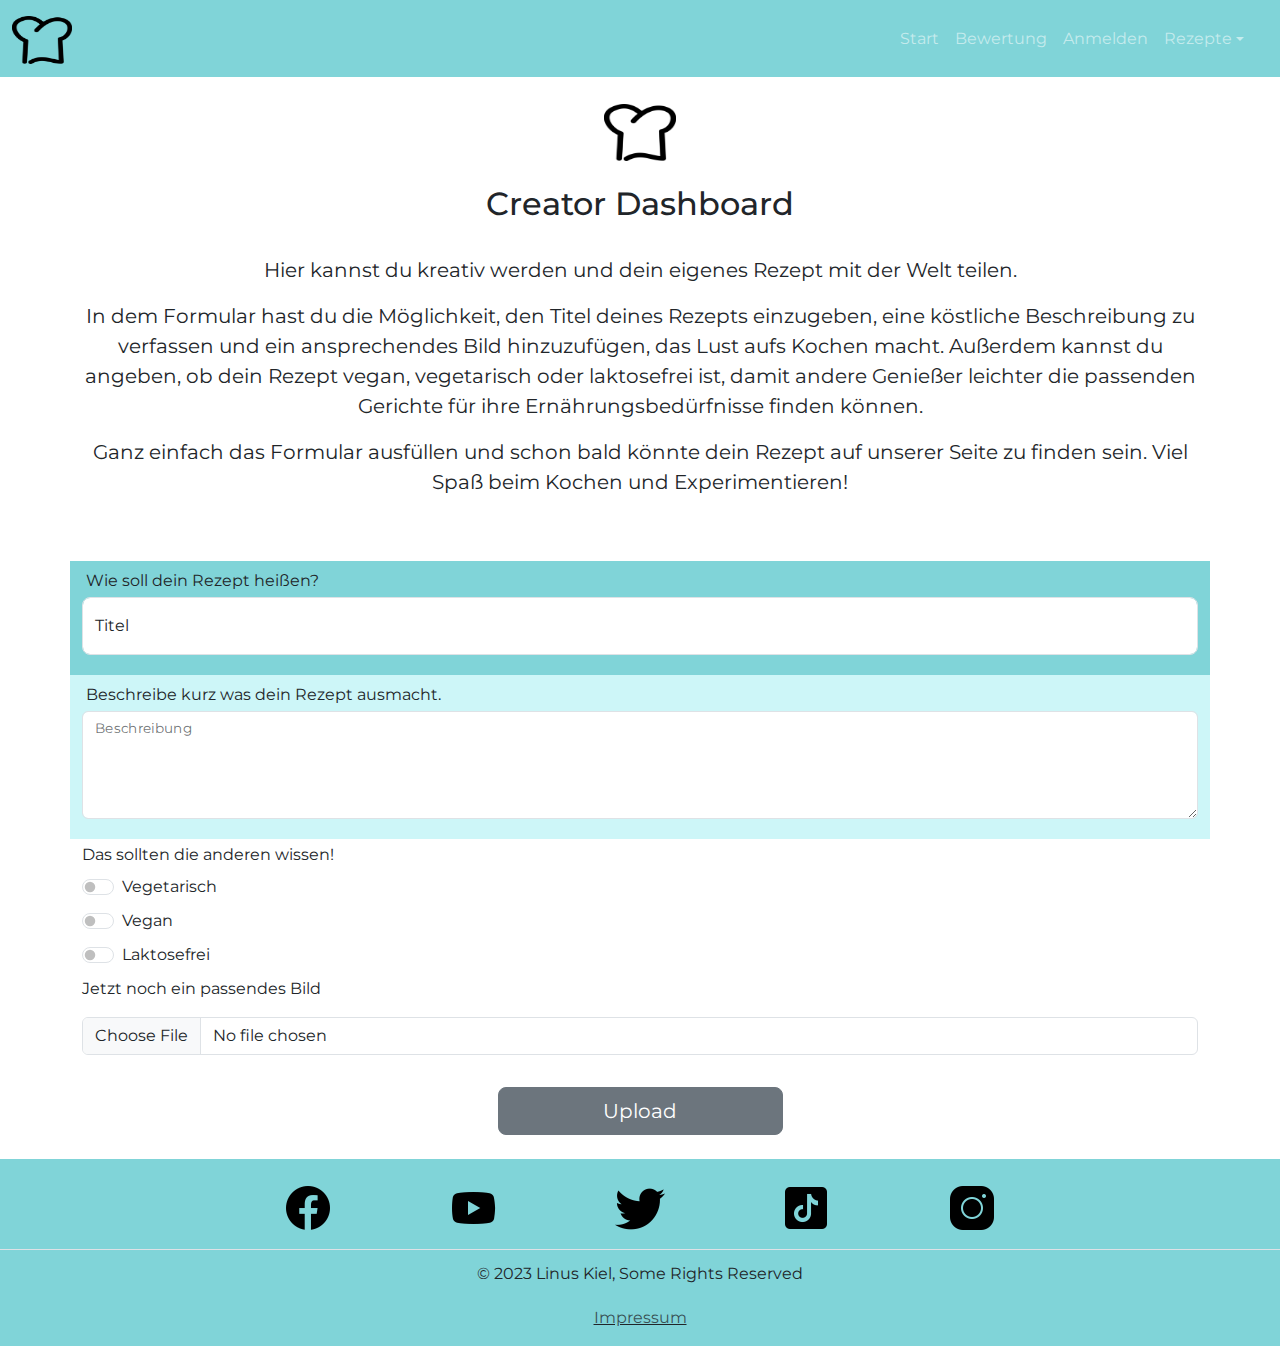
<file: creator.html>
<!DOCTYPE html>
<html lang="de">

<head>
    <meta charset="UTF-8">
    <meta http-equiv="X-UA-Compatible" content="IE=edge">
    <meta name="viewport" content="width=device-width, initial-scale=1.0">
    <title>Rezepte von Superhelden für Superhelden</title>
    <link rel="stylesheet" href="./assets/css/bootstrap.css">
    <link rel="stylesheet" href="./assets/css/remixicon.css">
    <link rel="stylesheet" href="./assets/css/style.css">

</head>

<body>
    <header >
      <!--https://getbootstrap.com/docs/5.2/examples/navbars-offcanvas/-->
        <nav class="navbar navbar-expand-lg navbar-dark bg-primary fixed-top" aria-label="Offcanvas navbar large">
            <div class="container-fluid">
                <a class="navbar-brand" href="./index.html">
                  <img src="./assets/image/icon.png" alt="Website Icon" width="60" height="48" class="d-inline-block align-text-top">
                </a>
                <button class="navbar-toggler" type="button" data-bs-toggle="offcanvas"
                    data-bs-target="#offcanvasNavbar" aria-controls="offcanvasNavbar" aria-label="Toggle navigation">
                    <span class="navbar-toggler-icon"></span>
                </button>

                <div class="offcanvas offcanvas-end text-bg-dark" tabindex="-1" id="offcanvasNavbar"
                    aria-labelledby="offcanvasNavbarLabel">
                    <div class="offcanvas-header">
                        <h5 class="offcanvas-title text-secondary" id="offcanvasNavbarLabel">superLecker</h5>
                        <button type="button" class="btn-close btn-close-white" data-bs-dismiss="offcanvas"
                            aria-label="Close"></button>
                    </div>
                    <div class="offcanvas-body" id="offcanvas-body">
                        <ul class="navbar-nav justify-content-end flex-grow-1 pe-3">
                            <li class="nav-item">
                                <a class="nav-link" href="./index.html">Start</a>
                            </li>
                            <li class="nav-item">
                                <a class="nav-link" href="./bewertung.html">Bewertung</a>
                            </li>
                            <li class="nav-item">
                              <li id="zeige-creator" style="display: none;">
                                <a class="nav-link active" aria-current="page" href="./creator.html">Creator</a>
                              </li>
                              <li id="zeige-anmelden">
                                <a class="nav-link" href="./anmelden.html">Anmelden</a>
                              </li>
                            <li class="nav-item dropdown ">
                                <a class="nav-link dropdown-toggle" href="#" role="button" data-bs-toggle="dropdown"
                                    aria-expanded="false">
                                    Rezepte
                                </a>
                                <ul class="dropdown-menu bg-secondary">
                                    <li><a class="dropdown-item" href="./vorspeisen.html">Vorspeisen</a></li>
                                    <li>
                                        <hr class="dropdown-divider">
                                    </li>
                                    <li><a class="dropdown-item" href="./hauptspeisen.html">Hauptspeisen</a></li>
                                    <li>
                                        <hr class="dropdown-divider">
                                    </li>
                                    <li><a class="dropdown-item" href="./nachtisch.html">Nachtisch</a></li>
                                </ul>
                            </li>
                        </ul>
                    </div>
                </div>
            </div>
        </nav>
    </header>

    <main class="min-vh-100">
        <div class="container py-5  text-center">
            <img class="d-block mx-auto mb-4" src="./assets/image/icon.png" alt="" width="72" height="57">
            <h2 class="pb-4">Creator Dashboard</h2>
            <!--Der Text wurde unter Verwendung von ChatGPT erstellt-->
            <p class="lead">Hier kannst du kreativ werden und dein eigenes Rezept mit der Welt teilen.</p>
            <p class="lead">In dem Formular hast du die Möglichkeit, den Titel deines Rezepts einzugeben, eine köstliche Beschreibung zu verfassen und ein ansprechendes Bild hinzuzufügen, das Lust aufs Kochen macht. Außerdem kannst du angeben, ob dein Rezept vegan, vegetarisch oder laktosefrei ist, damit andere Genießer leichter die passenden Gerichte für ihre Ernährungsbedürfnisse finden können.</p>
            <p class="lead">Ganz einfach das Formular ausfüllen und schon bald könnte dein Rezept auf unserer Seite zu finden sein. Viel Spaß beim Kochen und Experimentieren!</p>
        </div>


        <!--https://getbootstrap.com/docs/5.0/examples/checkout/-->
        <div class="container" id="creator">
            <div class="container bg-primary py-1 ">
                <label class="m-1" >Wie soll dein Rezept heißen?</label>
                <div class="form-floating mb-3">
                    <input type="text" class="form-control rounded-3" placeholder="Text" >
                    <label>Titel</label>
                </div>
            </div>
    
            <div class="container bg-secondary py-1">
                <label class="m-1">Beschreibe kurz was dein Rezept ausmacht.</label>
                <div class="form-floating mb-3">
                    <textarea class="form-control" aria-label="With textarea" style="height: 108px;"></textarea>
                    <label>Beschreibung</label>
                </div>
            </div>
    
            <div class="container py-1">
                <label>Das sollten die anderen wissen!</label>
                <div class="form-check form-switch pt-2" >
                    <input class="form-check-input" type="checkbox" role="switch" id="flexSwitchCheckDefault">
                    <label class="form-check-label" for="flexSwitchCheckDefault">Vegetarisch</label>
                  </div>
                  <div class="form-check form-switch pt-2">
                    <input class="form-check-input" type="checkbox" role="switch">
                    <label class="form-check-label" for="flexSwitchCheckDefault">Vegan</label>
                  </div>
                  <div class="form-check form-switch pt-2">
                    <input class="form-check-input" type="checkbox" role="switch">
                    <label class="form-check-label" for="flexSwitchCheckDefault">Laktosefrei</label>
                  </div>
            </div>
    
            <div class="container py-1">
                <div class="mb-3">
                    <label>Jetzt noch ein passendes Bild</label>
                </div>
                <div class="my-1">
                    <input type="file" class="form-control" id="inputGroupFile01">
                </div>

                
            </div>
            
            <div class="text-center py-4">
              <button type="button" class="btn btn-secondary btn-lg btn-block w-25">Upload </button>
          </div>
        </div>
        
        
        

          

    </main>
    <!--https://getbootstrap.com/docs/5.2/examples/footers/-->
    <footer class="py-3  bg-primary">
      <ul class="nav justify-content-center border-bottom pb-2 mb-2" id="footer-icon">
        <li class="nav-item">
          <a href="#" class="nav-link px-2 text-white px-2">
            <img src="./assets/image/facebook.png" alt="Website Icon" width="50" height="50" class="d-inline-block align-text-top">
          </a>
        </li>
        <li class="nav-item">
          <a href="#" class="nav-link px-2 text-white px-2">
            <img src="./assets/image/youtube.png" alt="Website Icon" width="50" height="50" class="d-inline-block align-text-top">
          </a>
        </li>
        <li class="nav-item">
          <a href="#" class="nav-link px-2 text-white px-2">
            <img src="./assets/image/twitter.png" alt="Website Icon" width="50" height="50" class="d-inline-block align-text-top">
          </a>
        </li>
        <li class="nav-item">
          <a href="#" class="nav-link px-2 text-white px-2">
            <img src="./assets/image/tiktok.png" alt="Website Icon" width="50" height="50" class="d-inline-block align-text-top">
          </a>
        </li>
        <li class="nav-item">
          <a href="#" class="nav-link px-2 text-white px-2">
            <img src="./assets/image/instagram.png" alt="Website Icon" width="50" height="50" class="d-inline-block align-text-top">
          </a>
        </li>

        
      </ul>
      <div class="text-center  py-1">
        <p class="">© 2023 Linus Kiel, Some Rights Reserved</p>
      </div>
     

      <div class="text-center text-decoration-underline">
        <a href="./impressum.html" class="nav-link px-2 text-muted">Impressum</a>
      </div>
      

    </footer>
    <script src="./assets/js/bootstrap.bundle.js"></script>
    <script src="./assets/js/hammer.min.js"></script>
    <script src="./assets/js/main.js"></script>
</body>

</html>
</file>
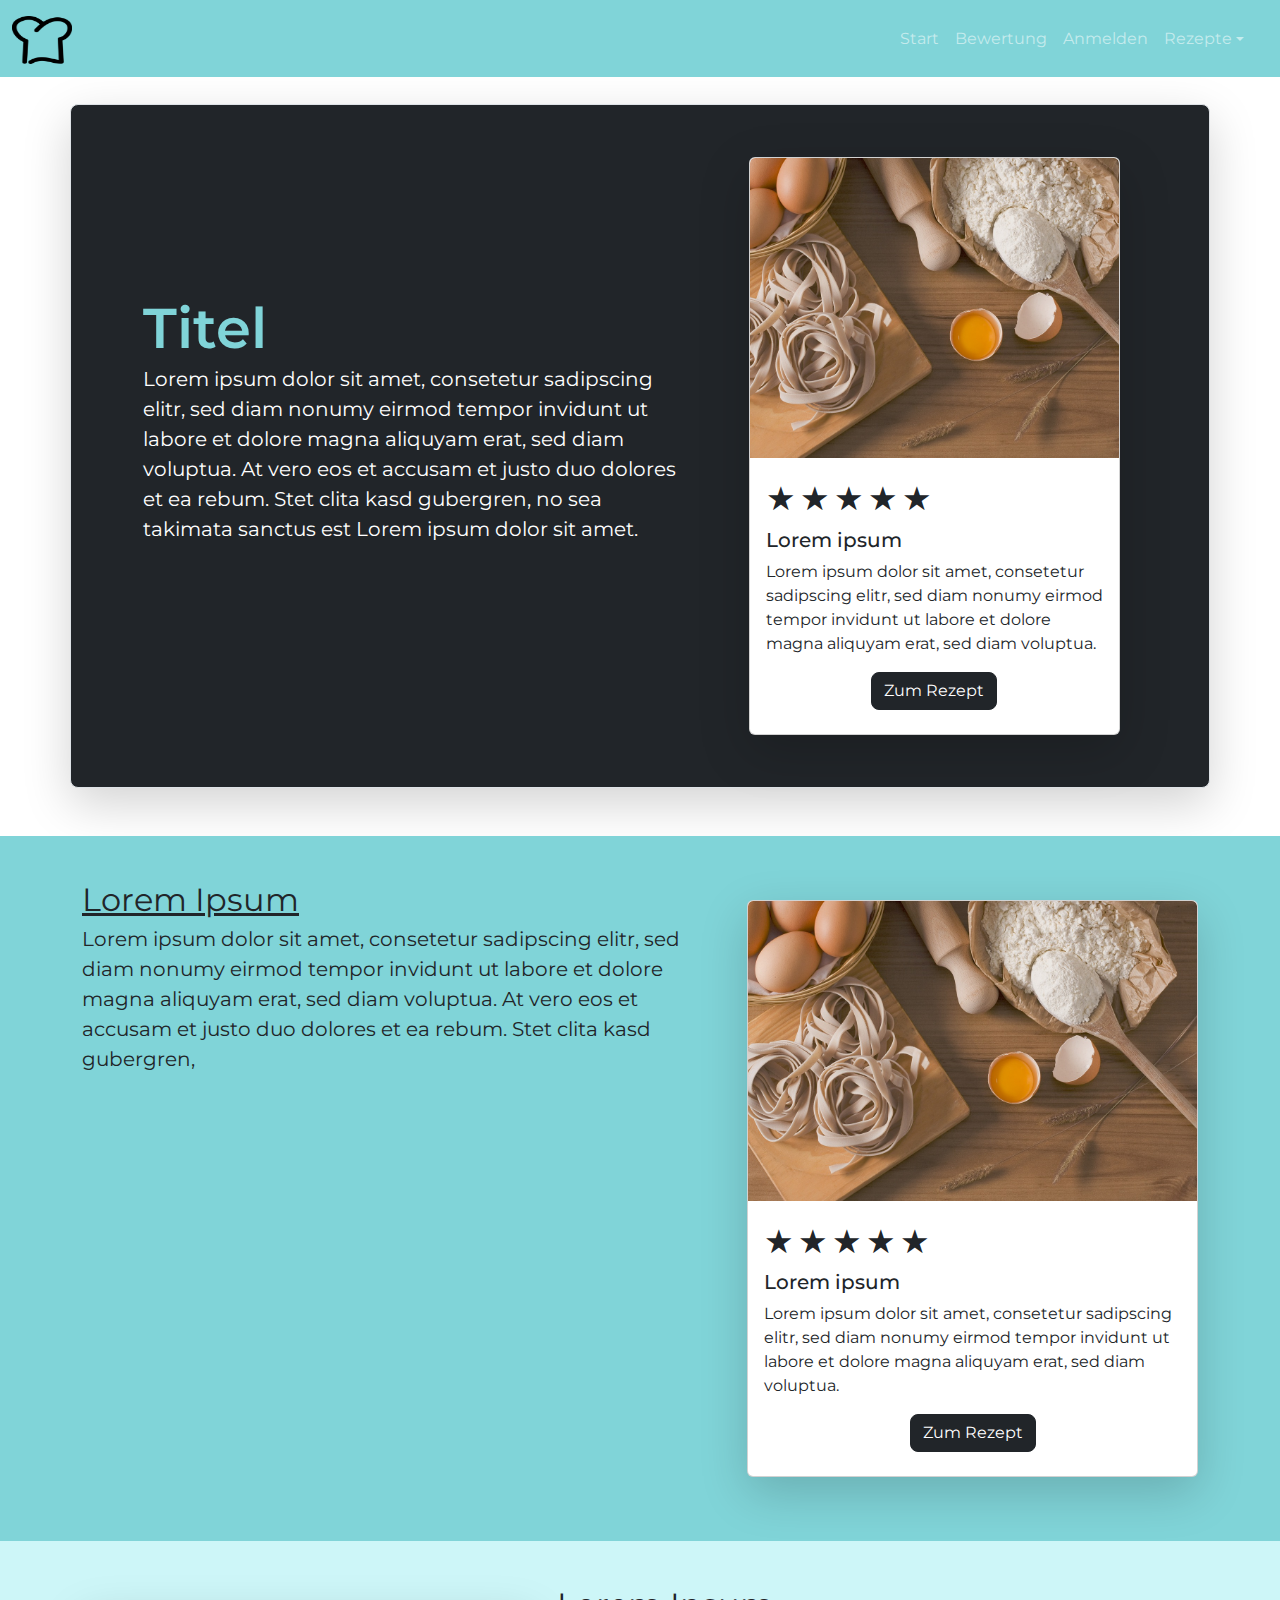
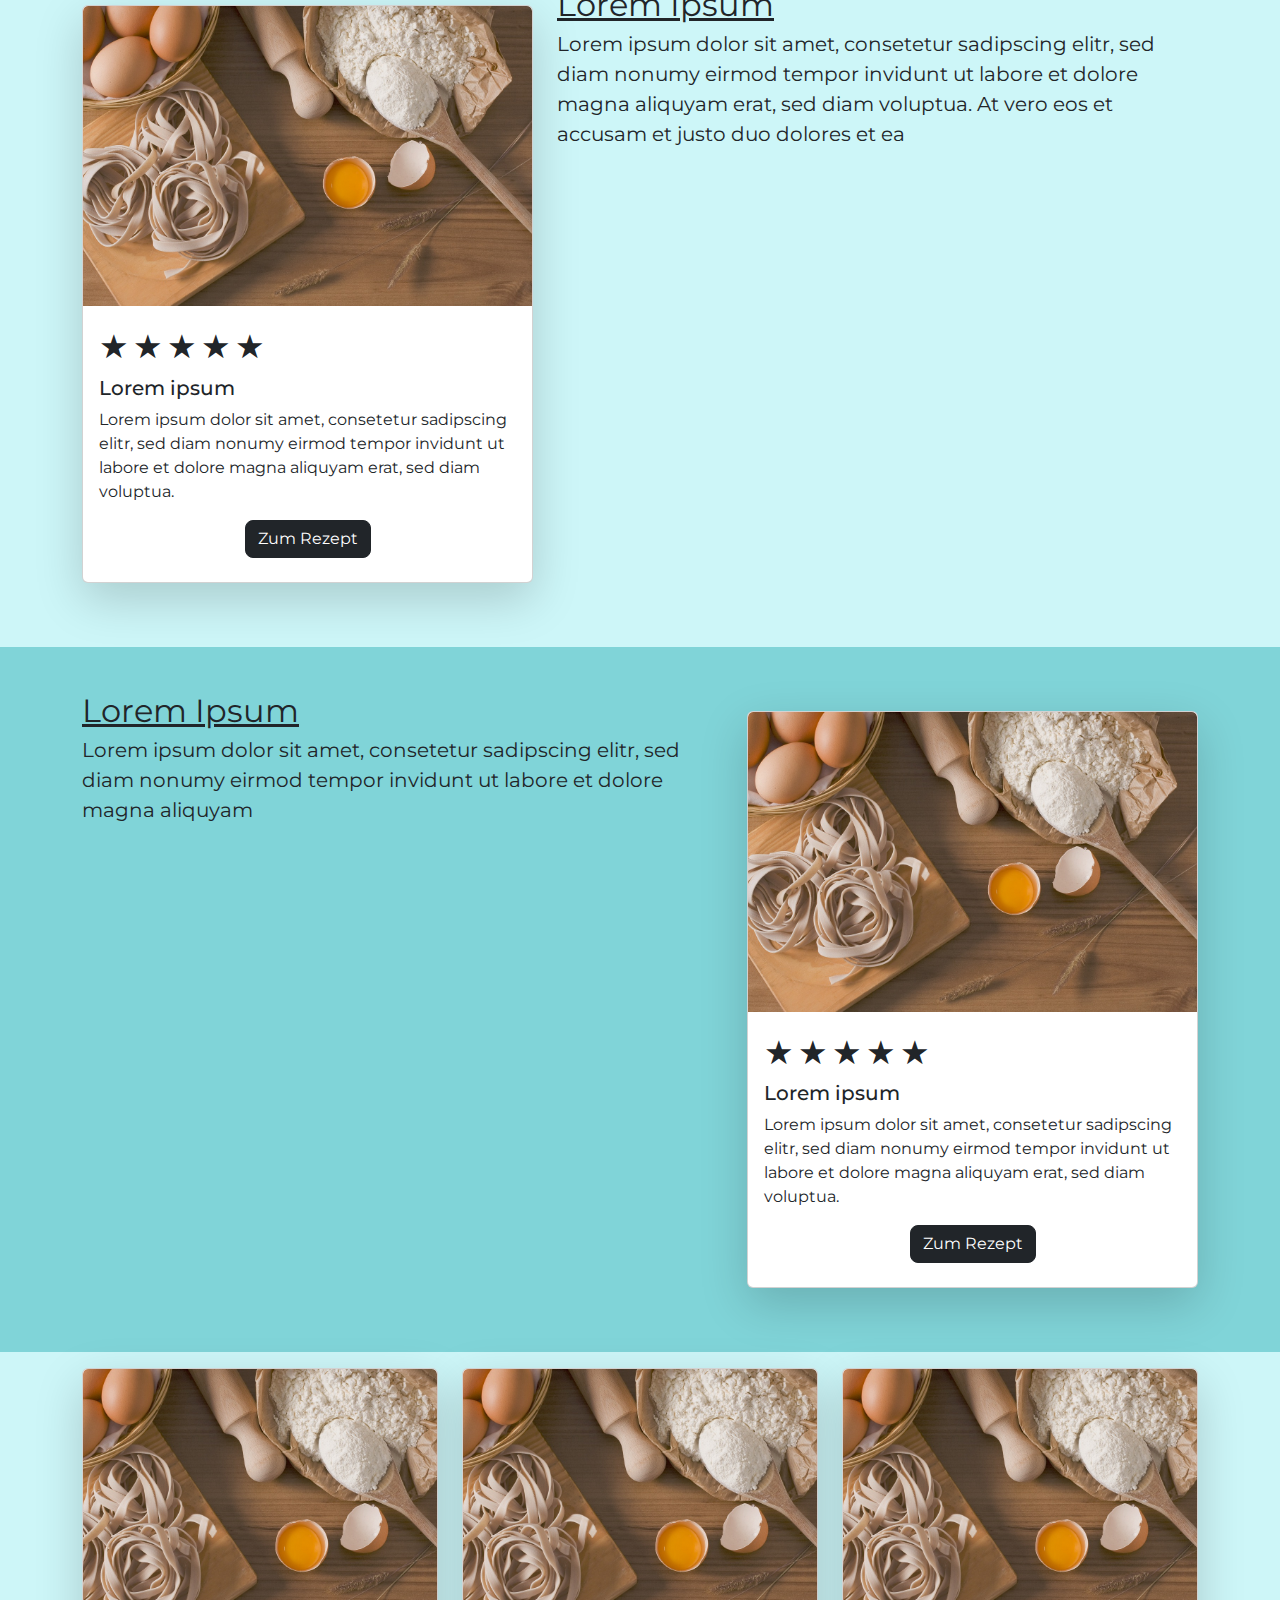
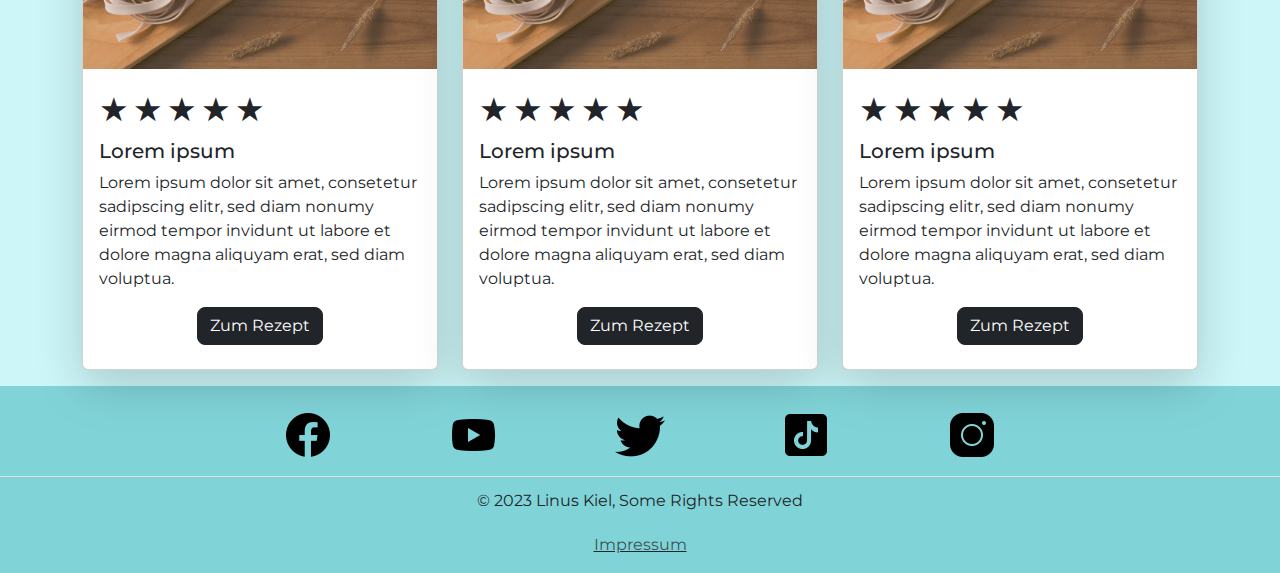
<file: hauptspeisen.html>
<!DOCTYPE html>
<html lang="zxx">

<head>
    <meta charset="UTF-8">
    <meta http-equiv="X-UA-Compatible" content="IE=edge">
    <meta name="viewport" content="width=device-width, initial-scale=1.0">
    <title>Rezepte von Superhelden für Superhelden</title>
    <link rel="stylesheet" href="./assets/css/bootstrap.css">
    <link rel="stylesheet" href="./assets/css/remixicon.css">
    <link rel="stylesheet" href="./assets/css/style.css">

</head>

<body>
    <header >
      <!--https://getbootstrap.com/docs/5.2/examples/navbars-offcanvas/-->
        <nav class="navbar navbar-expand-lg navbar-dark bg-primary fixed-top" aria-label="Offcanvas navbar large">
            <div class="container-fluid">
                <a class="navbar-brand" href="./index.html">
                  <img src="./assets/image/icon.png" alt="Website Icon" width="60" height="48" class="d-inline-block align-text-top">
                </a>
                <button class="navbar-toggler" type="button" data-bs-toggle="offcanvas"
                    data-bs-target="#offcanvasNavbar" aria-controls="offcanvasNavbar" aria-label="Toggle navigation">
                    <span class="navbar-toggler-icon"></span>
                </button>

                <div class="offcanvas offcanvas-end text-bg-dark" tabindex="-1" id="offcanvasNavbar"
                    aria-labelledby="offcanvasNavbarLabel">
                    <div class="offcanvas-header">
                        <h5 class="offcanvas-title text-secondary" id="offcanvasNavbarLabel">superLecker</h5>
                        <button type="button" class="btn-close btn-close-white" data-bs-dismiss="offcanvas"
                            aria-label="Close"></button>
                    </div>
                    <div class="offcanvas-body" id="offcanvas-body">
                        <ul class="navbar-nav justify-content-end flex-grow-1 pe-3">
                            <li class="nav-item">
                                <a class="nav-link" href="./index.html">Start</a>
                            </li>
                            <li class="nav-item">
                                <a class="nav-link" href="./bewertung.html">Bewertung</a>
                            </li>
                            <li class="nav-item">
                              <li id="zeige-creator" style="display: none;">
                                <a class="nav-link" href="./creator.html">Creator</a>
                              </li>
                              <li id="zeige-anmelden">
                                <a class="nav-link" href="./anmelden.html">Anmelden</a>
                              </li>
                          
                            <li class="nav-item dropdown ">
                                <a class="nav-link dropdown-toggle" href="#" role="button" data-bs-toggle="dropdown"
                                    aria-expanded="false">
                                    Rezepte
                                </a>
                                <ul class="dropdown-menu bg-secondary">
                                    <li><a class="dropdown-item"  href="./vorspeisen.html">Vorspeisen</a></li>
                                    <li>
                                        <hr class="dropdown-divider">
                                    </li>
                                    <li><a class="dropdown-item " aria-current="page" href="#">Hauptspeisen</a></li>
                                    <li>
                                        <hr class="dropdown-divider">
                                    </li>
                                    <li><a class="dropdown-item" href="./nachtisch.html">Nachtisch</a></li>
                                </ul>
                            </li>
                            
                        </ul>
                    </div>
                </div>
            </div>
        </nav>
    </header>

    <main class="min-vh-100">



      <div class="container my-5 pt-5">
        <div class="row p-4 pb-3 pb-0 pe-lg-0 py-lg-5 align-items-center rounded-3 border shadow-lg text-bg-dark ">
          <div class="col-lg-7 p-3 p-lg-5 pt-lg-3 ">
            <h1 class="display-4 fw-bold lh-1 text-primary ">Titel</h1>
            <p class="lead">Lorem ipsum dolor sit amet, consetetur sadipscing elitr, sed diam nonumy eirmod tempor invidunt ut labore et dolore magna aliquyam erat, sed diam voluptua. At vero eos et accusam et justo duo dolores et ea rebum. Stet clita kasd gubergren, no sea takimata sanctus est Lorem ipsum dolor sit amet.</p>

          </div>
          <div class="col-lg-4 offset-lg-1 p-0 overflow-hidden shadow-lg mx-1 my-1">
            <div class="card menu-item shadow-on-hover card-cover h-100 overflow-hidden rounded-xl shadow-lg ">
              <img class="card-img-top" src="./assets/image/placeholder.jpg" alt="Card image cap">
              <div class="card-body d-flex flex-column">
                <span>
                  <span class="star-size">&#9733;</span>
                  <span class="star-size">&#9733;</span>
                  <span class="star-size">&#9733;</span>
                  <span class="star-size">&#9733;</span>
                  <span class="star-size">&#9733;</span>
                </span>
                <h5 class="mt-1 mb-2">Lorem ipsum</h5>
                <p class="card-text">Lorem ipsum dolor sit amet, consetetur sadipscing elitr, sed diam nonumy eirmod tempor invidunt ut labore et dolore magna aliquyam erat, sed diam voluptua.</p>
                <div class="text-center mt-auto justify-content-center">
                  <button class=" mb-2 btn rounded-3 btn-dark" type="button" data-bs-toggle="modal" data-bs-target="#staticBackdrop">Zum Rezept</button>
                </div>
              </div>
            </div>
          </div>
        </div>
      </div>

      
      <!--https://getbootstrap.com/docs/5.3/examples/carousel/-->
      <div class="bg-primary">
        <div class="container">
          <div class="row featurette py-5 ">
            <div class="col-md-7">
              <h2 class="featurette-heading fw-normal lh-1 text-decoration-underline">Lorem Ipsum</h2>
              <p class="lead">Lorem ipsum dolor sit amet, consetetur sadipscing elitr, sed diam nonumy eirmod tempor invidunt ut labore et dolore magna aliquyam erat, sed diam voluptua. At vero eos et accusam et justo duo dolores et ea rebum. Stet clita kasd gubergren,</p>
            </div>
            <div class="col py-3">
              <div class="card menu-item shadow-on-hover card-cover h-100 overflow-hidden rounded-xl shadow-lg ">
                <img class="card-img-top" src="./assets/image/placeholder.jpg" alt="Card image cap">
                <div class="card-body d-flex flex-column">
                  <span>
                    <span class="star-size">&#9733;</span>
                    <span class="star-size">&#9733;</span>
                    <span class="star-size">&#9733;</span>
                    <span class="star-size">&#9733;</span>
                    <span class="star-size">&#9733;</span>
                  </span>
                  <h5 class="mt-1 mb-2">Lorem ipsum</h5>
                  <p class="card-text">Lorem ipsum dolor sit amet, consetetur sadipscing elitr, sed diam nonumy eirmod tempor invidunt ut labore et dolore magna aliquyam erat, sed diam voluptua.</p>
                  <div class="text-center mt-auto justify-content-center">
                    <button class=" mb-2 btn rounded-3 btn-dark" type="button" data-bs-toggle="modal" data-bs-target="#staticBackdrop">Zum Rezept</button>
                  </div>
                </div>
              </div>
            </div>
        </div>
      </div>
      </div>
      <!--https://getbootstrap.com/docs/5.3/examples/carousel/-->
      <div class="bg-secondary">
        <div class="container">
          <div class="row featurette py-5 ">
            <div class="col-md-7 order-md-2">
              <h2 class="featurette-heading fw-normal lh-1 text-decoration-underline">Lorem Ipsum</h2>
              <p class="lead">Lorem ipsum dolor sit amet, consetetur sadipscing elitr, sed diam nonumy eirmod tempor invidunt ut labore et dolore magna aliquyam erat, sed diam voluptua. At vero eos et accusam et justo duo dolores et ea</p>
            </div>
            <div class="col-md-5 order-md-1">
              <div class="col py-3">
                <div class="card menu-item shadow-on-hover card-cover h-100 overflow-hidden rounded-xl shadow-lg ">
                  <img class="card-img-top" src="./assets/image/placeholder.jpg" alt="Card image cap">
                  <div class="card-body d-flex flex-column">
                    <span>
                      <span class="star-size">&#9733;</span>
                      <span class="star-size">&#9733;</span>
                      <span class="star-size">&#9733;</span>
                      <span class="star-size">&#9733;</span>
                      <span class="star-size">&#9733;</span>
                    </span>
                    <h5 class="mt-1 mb-2">Lorem ipsum</h5>
                    <p class="card-text">Lorem ipsum dolor sit amet, consetetur sadipscing elitr, sed diam nonumy eirmod tempor invidunt ut labore et dolore magna aliquyam erat, sed diam voluptua.</p>
                    <div class="text-center mt-auto justify-content-center">
                      <button class=" mb-2 btn rounded-3 btn-dark" type="button" data-bs-toggle="modal" data-bs-target="#staticBackdrop">Zum Rezept</button>
                    </div>
                  </div>
                </div>
              </div>
            </div>
          </div>
        </div>
      </div>
      <!--https://getbootstrap.com/docs/5.3/examples/carousel/-->
      <div class="bg-primary">
        <div class="container">
          <div class="row featurette py-5 ">
            <div class="col-md-7">
              <h2 class="featurette-heading fw-normal lh-1 text-decoration-underline">Lorem Ipsum</h2>
              <p class="lead">Lorem ipsum dolor sit amet, consetetur sadipscing elitr, sed diam nonumy eirmod tempor invidunt ut labore et dolore magna aliquyam</p>
            </div>
            <div class="col py-3">
              <div class="card menu-item shadow-on-hover card-cover h-100 overflow-hidden rounded-xl shadow-lg ">
                <img class="card-img-top" src="./assets/image/placeholder.jpg" alt="Card image cap">
                <div class="card-body d-flex flex-column">
                  <span>
                    <span class="star-size">&#9733;</span>
                    <span class="star-size">&#9733;</span>
                    <span class="star-size">&#9733;</span>
                    <span class="star-size">&#9733;</span>
                    <span class="star-size">&#9733;</span>
                  </span>
                  <h5 class="mt-1 mb-2">Lorem ipsum</h5>
                  <p class="card-text">Lorem ipsum dolor sit amet, consetetur sadipscing elitr, sed diam nonumy eirmod tempor invidunt ut labore et dolore magna aliquyam erat, sed diam voluptua.</p>
                  <div class="text-center mt-auto justify-content-center">
                    <button class=" mb-2 btn rounded-3 btn-dark" type="button" data-bs-toggle="modal" data-bs-target="#staticBackdrop">Zum Rezept</button>
                  </div>
                </div>
              </div>
            </div>
        </div>
      </div>
    </div>


      <div class="bg-secondary">
        <div class="container">
          <div class="row row-cols-1 row-cols-lg-3 align-items-stretch">
            <div class="col py-3">
              <div class="card menu-item shadow-on-hover card-cover h-100 overflow-hidden rounded-xl shadow-lg ">
                <img class="card-img-top" src="./assets/image/placeholder.jpg" alt="Card image cap">
                <div class="card-body d-flex flex-column">
                  <span>
                    <span class="star-size">&#9733;</span>
                    <span class="star-size">&#9733;</span>
                    <span class="star-size">&#9733;</span>
                    <span class="star-size">&#9733;</span>
                    <span class="star-size">&#9733;</span>
                  </span>
                  <h5 class="mt-1 mb-2">Lorem ipsum</h5>
                  <p class="card-text">Lorem ipsum dolor sit amet, consetetur sadipscing elitr, sed diam nonumy eirmod tempor invidunt ut labore et dolore magna aliquyam erat, sed diam voluptua.</p>
                  <div class="text-center mt-auto justify-content-center">
                    <button class=" mb-2 btn rounded-3 btn-dark" type="button" data-bs-toggle="modal" data-bs-target="#staticBackdrop">Zum Rezept</button>
                  </div>
                </div>
              </div>
            </div>
            <div class="col py-3">
              <div class="card menu-item shadow-on-hover card-cover h-100 overflow-hidden rounded-xl shadow-lg ">
                <img class="card-img-top" src="./assets/image/placeholder.jpg" alt="Card image cap">
                <div class="card-body d-flex flex-column">
                  <span>
                    <span class="star-size">&#9733;</span>
                    <span class="star-size">&#9733;</span>
                    <span class="star-size">&#9733;</span>
                    <span class="star-size">&#9733;</span>
                    <span class="star-size">&#9733;</span>
                  </span>
                  <h5 class="mt-1 mb-2">Lorem ipsum</h5>
                  <p class="card-text">Lorem ipsum dolor sit amet, consetetur sadipscing elitr, sed diam nonumy eirmod tempor invidunt ut labore et dolore magna aliquyam erat, sed diam voluptua.</p>
                  <div class="text-center mt-auto justify-content-center">
                    <button class=" mb-2 btn rounded-3 btn-dark" type="button" data-bs-toggle="modal" data-bs-target="#staticBackdrop">Zum Rezept</button>
                  </div>
                </div>
              </div>
            </div>
            <div class="col py-3">
              <div class="card menu-item shadow-on-hover card-cover h-100 overflow-hidden rounded-xl shadow-lg ">
                <img class="card-img-top" src="./assets/image/placeholder.jpg" alt="Card image cap">
                <div class="card-body d-flex flex-column">
                  <span>
                    <span class="star-size">&#9733;</span>
                    <span class="star-size">&#9733;</span>
                    <span class="star-size">&#9733;</span>
                    <span class="star-size">&#9733;</span>
                    <span class="star-size">&#9733;</span>
                  </span>
                  <h5 class="mt-1 mb-2">Lorem ipsum</h5>
                  <p class="card-text">Lorem ipsum dolor sit amet, consetetur sadipscing elitr, sed diam nonumy eirmod tempor invidunt ut labore et dolore magna aliquyam erat, sed diam voluptua.</p>
                  <div class="text-center mt-auto justify-content-center">
                    <button class=" mb-2 btn rounded-3 btn-dark" type="button" data-bs-toggle="modal" data-bs-target="#staticBackdrop">Zum Rezept</button>
                  </div>
                </div>
              </div>
            </div>
          </div>
        </div>
      </div>
      

        <!--https://getbootstrap.com/docs/5.2/components/modal/-->
        <!--Information: Für diese Unterseite verweisen alle Rezepte auf dieses modal. die id kann Personalisiert werden um die Rezeptbeschreibung auf die Rezepte zu personalisieren.-->
       <div class="modal fade" id="staticBackdrop" data-bs-backdrop="static" data-bs-keyboard="false" tabindex="-1" aria-labelledby="staticBackdropLabel" aria-hidden="true">
        <div class="modal-dialog">
          <div class="modal-content">
            <div class="modal-header">
              <h1 class="modal-title fs-5" id="staticBackdropLabel">Rezept</h1>
              <button type="button" class="btn-close" data-bs-dismiss="modal" aria-label="Close"></button>
            </div>
            <div class="modal-body">
              <h5>Zutaten</h5>
              <p>Lorem ipsum dolor sit amet, consetetur sadipscing elitr, sed diam nonumy eirmod tempor invidunt ut labore et dolore magna aliquyam erat, sed diam voluptua. At vero eos et accusam et justo duo dolores et ea rebum. Stet clita kasd gubergren, no sea takimata sanctus est Lorem ipsum dolor sit amet. Lorem ipsum dolor sit amet, consetetur sadipscing elitr, sed diam</p>
              <h5>Zubereitung</h5>
              <p>Lorem ipsum dolor sit amet, consetetur sadipscing elitr, sed diam nonumy eirmod tempor invidunt ut labore et dolore magna aliquyam erat, sed diam voluptua. At vero eos et accusam et justo duo dolores et ea rebum. Stet clita kasd gubergren, no sea takimata sanctus est Lorem ipsum dolor sit amet.</p>
              <h5>Hinweise</h5>
              <p>Lorem ipsum dolor sit amet, consetetur sadipscing elitr, sed diam nonumy eirmod tempor invidunt ut labore et dolore magna aliquyam erat, sed diam voluptua. At vero eos et accusam et</p>
            </div>
            <div class="modal-footer">
              <button type="button" class="btn btn-secondary" data-bs-dismiss="modal">Schließen</button>
            </div>
          </div>
        </div>
      </div>


      

        

        
    </main>
    <!--https://getbootstrap.com/docs/5.2/examples/footers/-->
    <footer class="py-3  bg-primary">
        <ul class="nav justify-content-center border-bottom pb-2 mb-2" id="footer-icon">
          <li class="nav-item">
            <a href="#" class="nav-link px-2 text-white px-2">
              <img src="./assets/image/facebook.png" alt="Website Icon" width="50" height="50" class="d-inline-block align-text-top">
            </a>
          </li>
          <li class="nav-item">
            <a href="#" class="nav-link px-2 text-white px-2">
              <img src="./assets/image/youtube.png" alt="Website Icon" width="50" height="50" class="d-inline-block align-text-top">
            </a>
          </li>
          <li class="nav-item">
            <a href="#" class="nav-link px-2 text-white px-2">
              <img src="./assets/image/twitter.png" alt="Website Icon" width="50" height="50" class="d-inline-block align-text-top">
            </a>
          </li>
          <li class="nav-item">
            <a href="#" class="nav-link px-2 text-white px-2">
              <img src="./assets/image/tiktok.png" alt="Website Icon" width="50" height="50" class="d-inline-block align-text-top">
            </a>
          </li>
          <li class="nav-item">
            <a href="#" class="nav-link px-2 text-white px-2">
              <img src="./assets/image/instagram.png" alt="Website Icon" width="50" height="50" class="d-inline-block align-text-top">
            </a>
          </li>
  
          
        </ul>
        <div class="text-center  py-1">
          <p class="">© 2023 Linus Kiel, Some Rights Reserved</p>
        </div>
       
  
        <div class="text-center text-decoration-underline">
          <a href="./impressum.html" class="nav-link px-2 text-muted">Impressum</a>
        </div>
        
  
      </footer>
    <script src="./assets/js/bootstrap.bundle.js"></script>
    <script src="./assets/js/hammer.min.js"></script>
    <script src="./assets/js/main.js"></script>
</body>

</html>
</file>
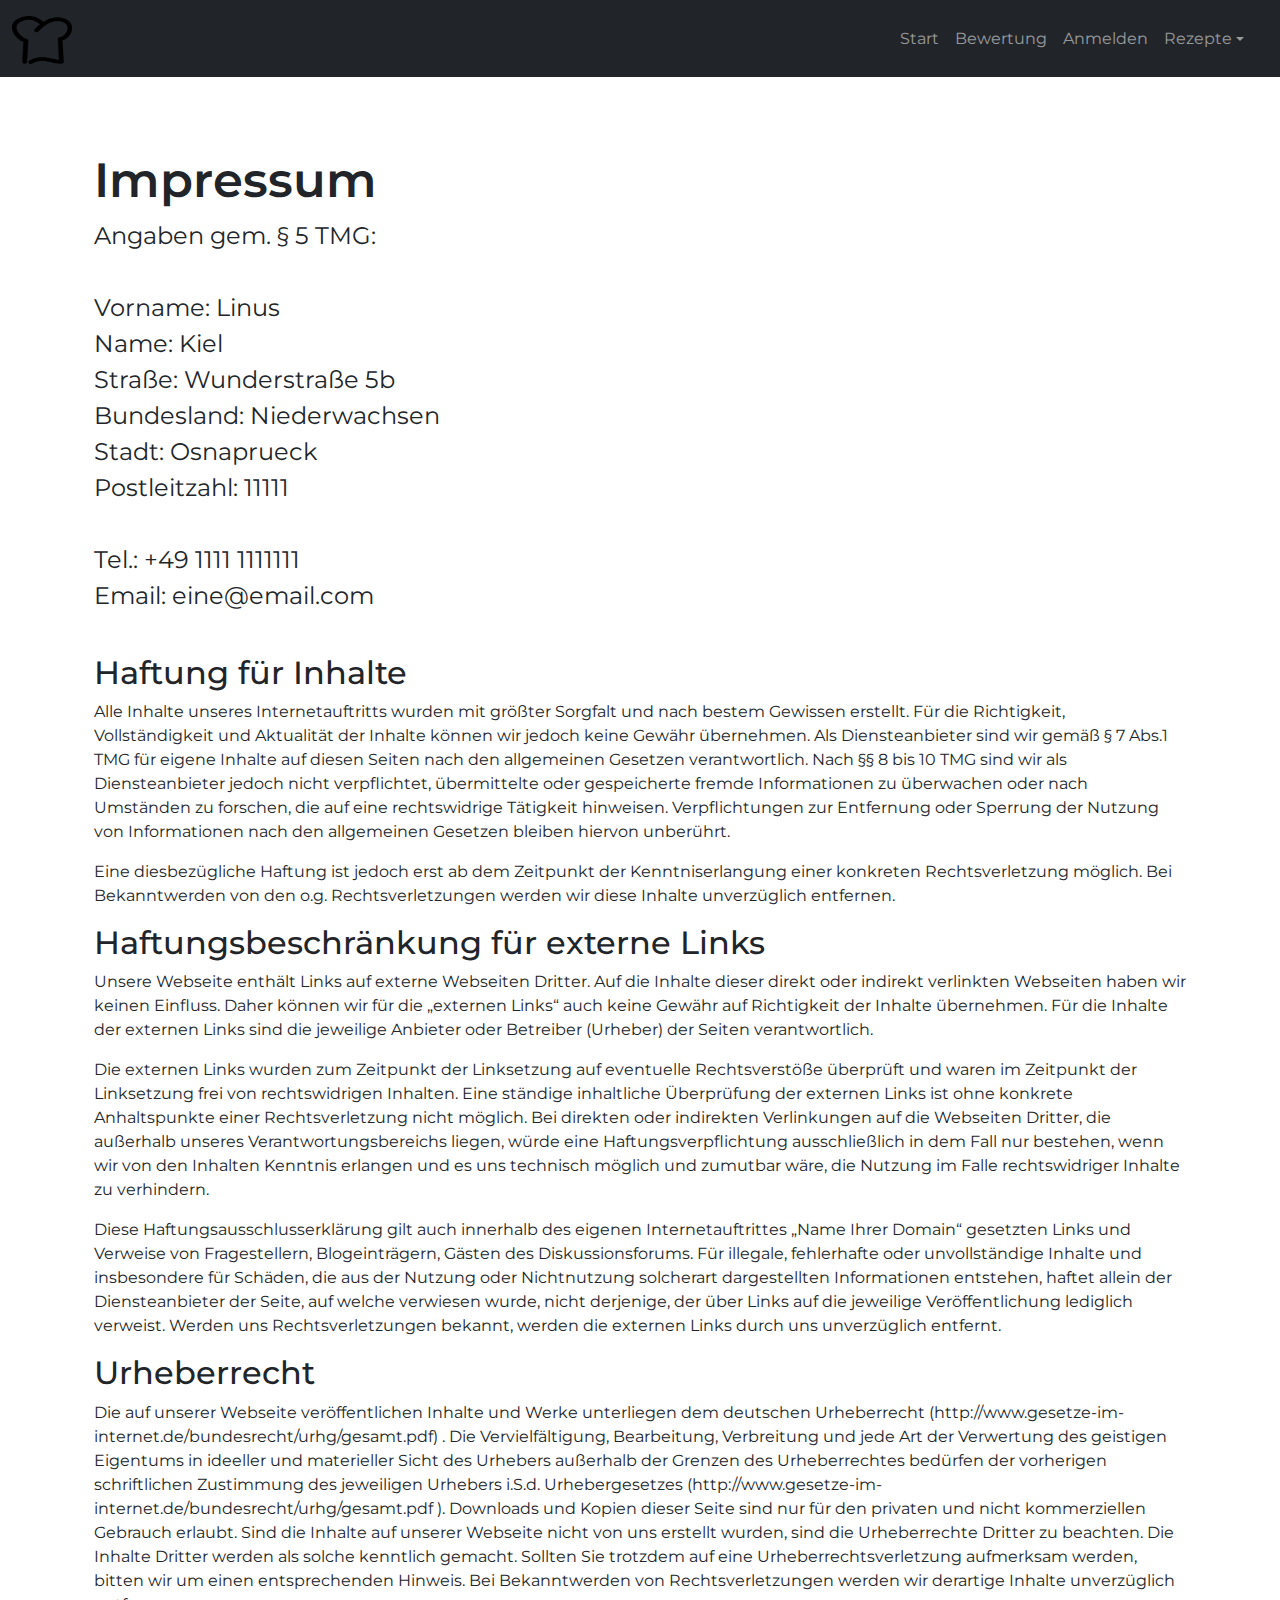
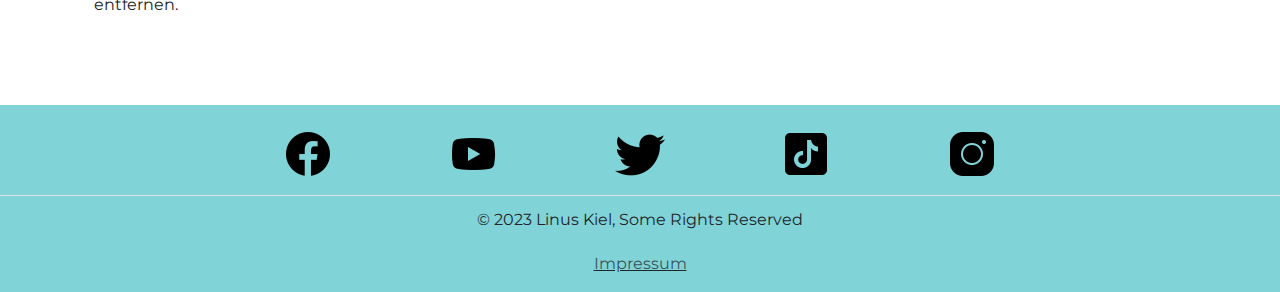
<file: impressum.html>
<!DOCTYPE html>
<html lang="de">

<head>
    <meta charset="UTF-8">
    <meta http-equiv="X-UA-Compatible" content="IE=edge">
    <meta name="viewport" content="width=device-width, initial-scale=1.0">
    <title>Rezepte von Superhelden für Superhelden</title>
    <link rel="stylesheet" href="./assets/css/bootstrap.css">
    <link rel="stylesheet" href="./assets/css/remixicon.css">
    <link rel="stylesheet" href="./assets/css/style.css">

</head>

<body>
    <header >
      <!--https://getbootstrap.com/docs/5.2/examples/navbars-offcanvas/-->
        <nav class="navbar navbar-expand-lg navbar-dark bg-dark fixed-top" aria-label="Offcanvas navbar large">
            <div class="container-fluid">
                <a class="navbar-brand" href="./index.html">
                  <img src="./assets/image/icon.png" alt="Website Icon" width="60" height="48" class="d-inline-block align-text-top">
                </a>
                <button class="navbar-toggler" type="button" data-bs-toggle="offcanvas"
                    data-bs-target="#offcanvasNavbar" aria-controls="offcanvasNavbar" aria-label="Toggle navigation">
                    <span class="navbar-toggler-icon"></span>
                </button>

                <div class="offcanvas offcanvas-end text-bg-dark" tabindex="-1" id="offcanvasNavbar"
                    aria-labelledby="offcanvasNavbarLabel">
                    <div class="offcanvas-header">
                        <h5 class="offcanvas-title text-secondary" id="offcanvasNavbarLabel">superLecker</h5>
                        <button type="button" class="btn-close btn-close-white" data-bs-dismiss="offcanvas"
                            aria-label="Close"></button>
                    </div>
                    <div class="offcanvas-body" id="offcanvas-body">
                        <ul class="navbar-nav justify-content-end flex-grow-1 pe-3">
                            <li class="nav-item">
                                <a class="nav-link" href="./index.html">Start</a>
                            </li>
                            <li class="nav-item">
                                <a class="nav-link" href="./bewertung.html">Bewertung</a>
                            </li>
                            <li class="nav-item">
                              <li id="zeige-creator" style="display: none;">
                                <a class="nav-link" href="./creator.html">Creator</a>
                              </li>
                              <li id="zeige-anmelden">
                                <a class="nav-link" href="./anmelden.html">Anmelden</a>
                              </li>
                            <li class="nav-item dropdown ">
                                <a class="nav-link dropdown-toggle" href="#" role="button" data-bs-toggle="dropdown"
                                    aria-expanded="false">
                                    Rezepte
                                </a>
                                <ul class="dropdown-menu bg-secondary">
                                    <li><a class="dropdown-item" href="./vorspeisen.html">Vorspeisen</a></li>
                                    <li>
                                        <hr class="dropdown-divider">
                                    </li>
                                    <li><a class="dropdown-item" href="./hauptspeisen.html">Hauptspeisen</a></li>
                                    <li>
                                        <hr class="dropdown-divider">
                                    </li>
                                    <li><a class="dropdown-item" href="./nachtisch.html">Nachtisch</a></li>
                                </ul>
                            </li>
                        </ul>
                    </div>
                </div>
            </div>
        </nav>
    </header>

    <main class="min-vh-100">
        <div class="pt-5"></div>
        <div class="container bg-gray rounded-xl">
          <div class="mb-4 rounded-3 ">
            <div class="container-fluid py-5">
              <h3 class="display-5 fw-bold bs-yellow">Impressum</h3>
              <p class="col-md-8 fs-4 font-green pb-4">
                Angaben gem. § 5 TMG:<br><br>
                Vorname: Linus<br>
                Name: Kiel<br>
                Straße: Wunderstraße 5b<br>
                Bundesland: Niederwachsen<br>
                Stadt: Osnaprueck<br>
                Postleitzahl: 11111<br>
                <br>
                Tel.: +49 1111 1111111<br>
                Email: eine@email.com<br>
              </p>
              <div class="bs-yellow impressum">
                <!--https://jurarat.de/muster-impressum-->
                <h2>Haftung für Inhalte</h2>
                <p>Alle Inhalte unseres Internetauftritts wurden mit größter Sorgfalt und nach bestem Gewissen erstellt. Für die Richtigkeit, Vollständigkeit und Aktualität der Inhalte können wir jedoch keine Gewähr übernehmen. Als Diensteanbieter sind wir gemäß § 7 Abs.1 TMG für eigene Inhalte auf diesen Seiten nach den allgemeinen Gesetzen verantwortlich. Nach §§ 8 bis 10 TMG sind wir als Diensteanbieter jedoch nicht verpflichtet, übermittelte oder gespeicherte fremde Informationen zu überwachen oder nach Umständen zu forschen, die auf eine rechtswidrige Tätigkeit hinweisen. Verpflichtungen zur Entfernung oder Sperrung der Nutzung von Informationen nach den allgemeinen Gesetzen bleiben hiervon unberührt.</p>
                <p>Eine diesbezügliche Haftung ist jedoch erst ab dem Zeitpunkt der Kenntniserlangung einer konkreten Rechtsverletzung möglich. Bei Bekanntwerden von den o.g. Rechtsverletzungen werden wir diese Inhalte unverzüglich entfernen.</p>
                <h2>Haftungsbeschränkung für externe Links</h2>
                <p>Unsere Webseite enthält Links auf externe Webseiten Dritter. Auf die Inhalte dieser direkt oder indirekt verlinkten Webseiten haben wir keinen Einfluss. Daher können wir für die „externen Links“ auch keine Gewähr auf Richtigkeit der Inhalte übernehmen. Für die Inhalte der externen Links sind die jeweilige Anbieter oder Betreiber (Urheber) der Seiten verantwortlich.</p>
                <p>Die externen Links wurden zum Zeitpunkt der Linksetzung auf eventuelle Rechtsverstöße überprüft und waren im Zeitpunkt der Linksetzung frei von rechtswidrigen Inhalten. Eine ständige inhaltliche Überprüfung der externen Links ist ohne konkrete Anhaltspunkte einer Rechtsverletzung nicht möglich. Bei direkten oder indirekten Verlinkungen auf die Webseiten Dritter, die außerhalb unseres Verantwortungsbereichs liegen, würde eine Haftungsverpflichtung ausschließlich in dem Fall nur bestehen, wenn wir von den Inhalten Kenntnis erlangen und es uns technisch möglich und zumutbar wäre, die Nutzung im Falle rechtswidriger Inhalte zu verhindern.</p>
                <p>Diese Haftungsausschlusserklärung gilt auch innerhalb des eigenen Internetauftrittes „Name Ihrer Domain“ gesetzten Links und Verweise von Fragestellern, Blogeinträgern, Gästen des Diskussionsforums. Für illegale, fehlerhafte oder unvollständige Inhalte und insbesondere für Schäden, die aus der Nutzung oder Nichtnutzung solcherart dargestellten Informationen entstehen, haftet allein der Diensteanbieter der Seite, auf welche verwiesen wurde, nicht derjenige, der über Links auf die jeweilige Veröffentlichung lediglich verweist.
    
                  Werden uns Rechtsverletzungen bekannt, werden die externen Links durch uns unverzüglich entfernt.</p>
                <h2>Urheberrecht</h2>
                <p>Die auf unserer Webseite veröffentlichen Inhalte und Werke unterliegen dem deutschen Urheberrecht (http://www.gesetze-im-internet.de/bundesrecht/urhg/gesamt.pdf) . Die Vervielfältigung, Bearbeitung, Verbreitung und jede Art der Verwertung des geistigen Eigentums in ideeller und materieller Sicht des Urhebers außerhalb der Grenzen des Urheberrechtes bedürfen der vorherigen schriftlichen Zustimmung des jeweiligen Urhebers i.S.d. Urhebergesetzes (http://www.gesetze-im-internet.de/bundesrecht/urhg/gesamt.pdf ). Downloads und Kopien dieser Seite sind nur für den privaten und nicht kommerziellen Gebrauch erlaubt. Sind die Inhalte auf unserer Webseite nicht von uns erstellt wurden, sind die Urheberrechte Dritter zu beachten. Die Inhalte Dritter werden als solche kenntlich gemacht. Sollten Sie trotzdem auf eine Urheberrechtsverletzung aufmerksam werden, bitten wir um einen entsprechenden Hinweis. Bei Bekanntwerden von Rechtsverletzungen werden wir derartige Inhalte unverzüglich entfernen.</p>
              </div>
             
            </div>
          </div>
        </div>
      </main>

    <!--https://getbootstrap.com/docs/5.2/examples/footers/-->
    <footer class="py-3  bg-primary">
      <ul class="nav justify-content-center border-bottom pb-2 mb-2" id="footer-icon">
        <li class="nav-item">
          <a href="#" class="nav-link px-2 text-white px-2">
            <img src="./assets/image/facebook.png" alt="Website Icon" width="50" height="50" class="d-inline-block align-text-top">
          </a>
        </li>
        <li class="nav-item">
          <a href="#" class="nav-link px-2 text-white px-2">
            <img src="./assets/image/youtube.png" alt="Website Icon" width="50" height="50" class="d-inline-block align-text-top">
          </a>
        </li>
        <li class="nav-item">
          <a href="#" class="nav-link px-2 text-white px-2">
            <img src="./assets/image/twitter.png" alt="Website Icon" width="50" height="50" class="d-inline-block align-text-top">
          </a>
        </li>
        <li class="nav-item">
          <a href="#" class="nav-link px-2 text-white px-2">
            <img src="./assets/image/tiktok.png" alt="Website Icon" width="50" height="50" class="d-inline-block align-text-top">
          </a>
        </li>
        <li class="nav-item">
          <a href="#" class="nav-link px-2 text-white px-2">
            <img src="./assets/image/instagram.png" alt="Website Icon" width="50" height="50" class="d-inline-block align-text-top">
          </a>
        </li>

        
      </ul>
      <div class="text-center  py-1">
        <p class="">© 2023 Linus Kiel, Some Rights Reserved</p>
      </div>
     

      <div class="text-center text-decoration-underline">
        <a href="./impressum.html" class="nav-link px-2 text-muted">Impressum</a>
      </div>
      

    </footer>
    
    <script src="./assets/js/bootstrap.bundle.js"></script>
    <script src="./assets/js/hammer.min.js"></script>
    <script src="./assets/js/main.js"></script>
</body>

</html>
</file>
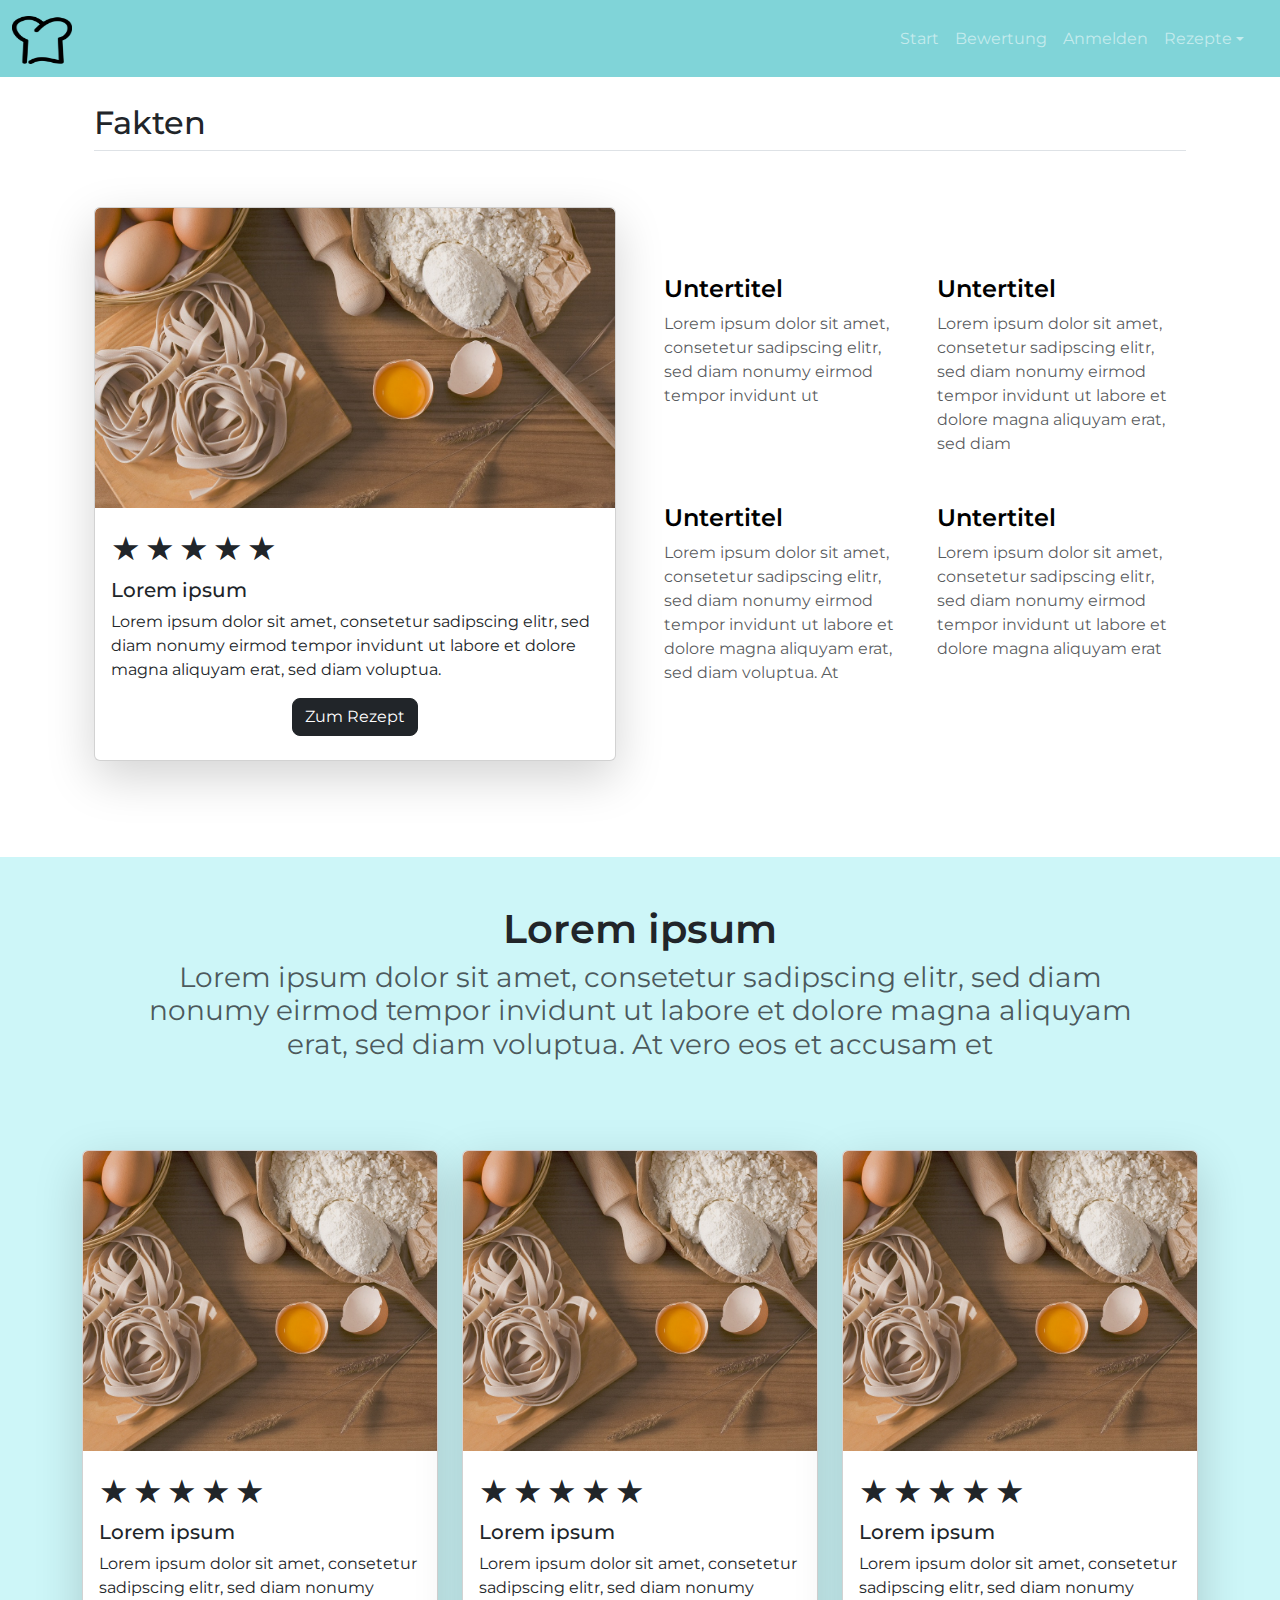
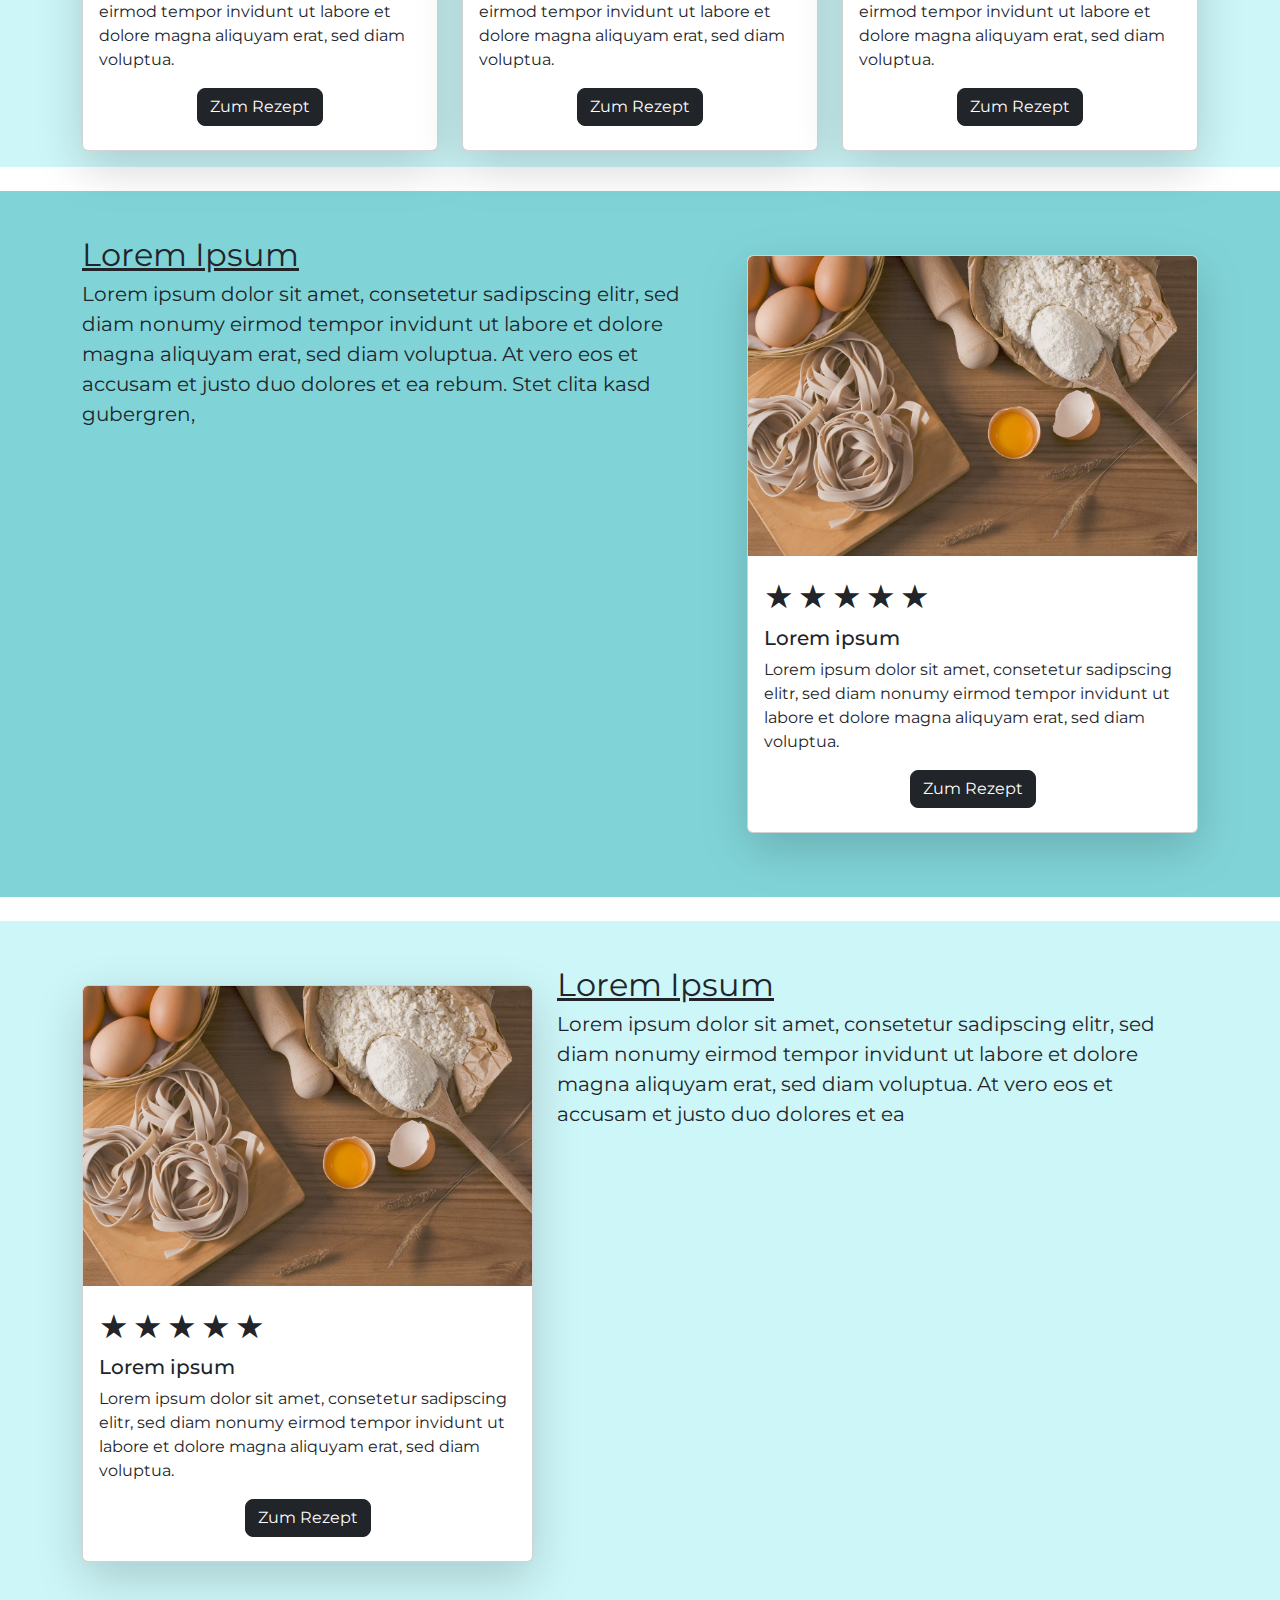
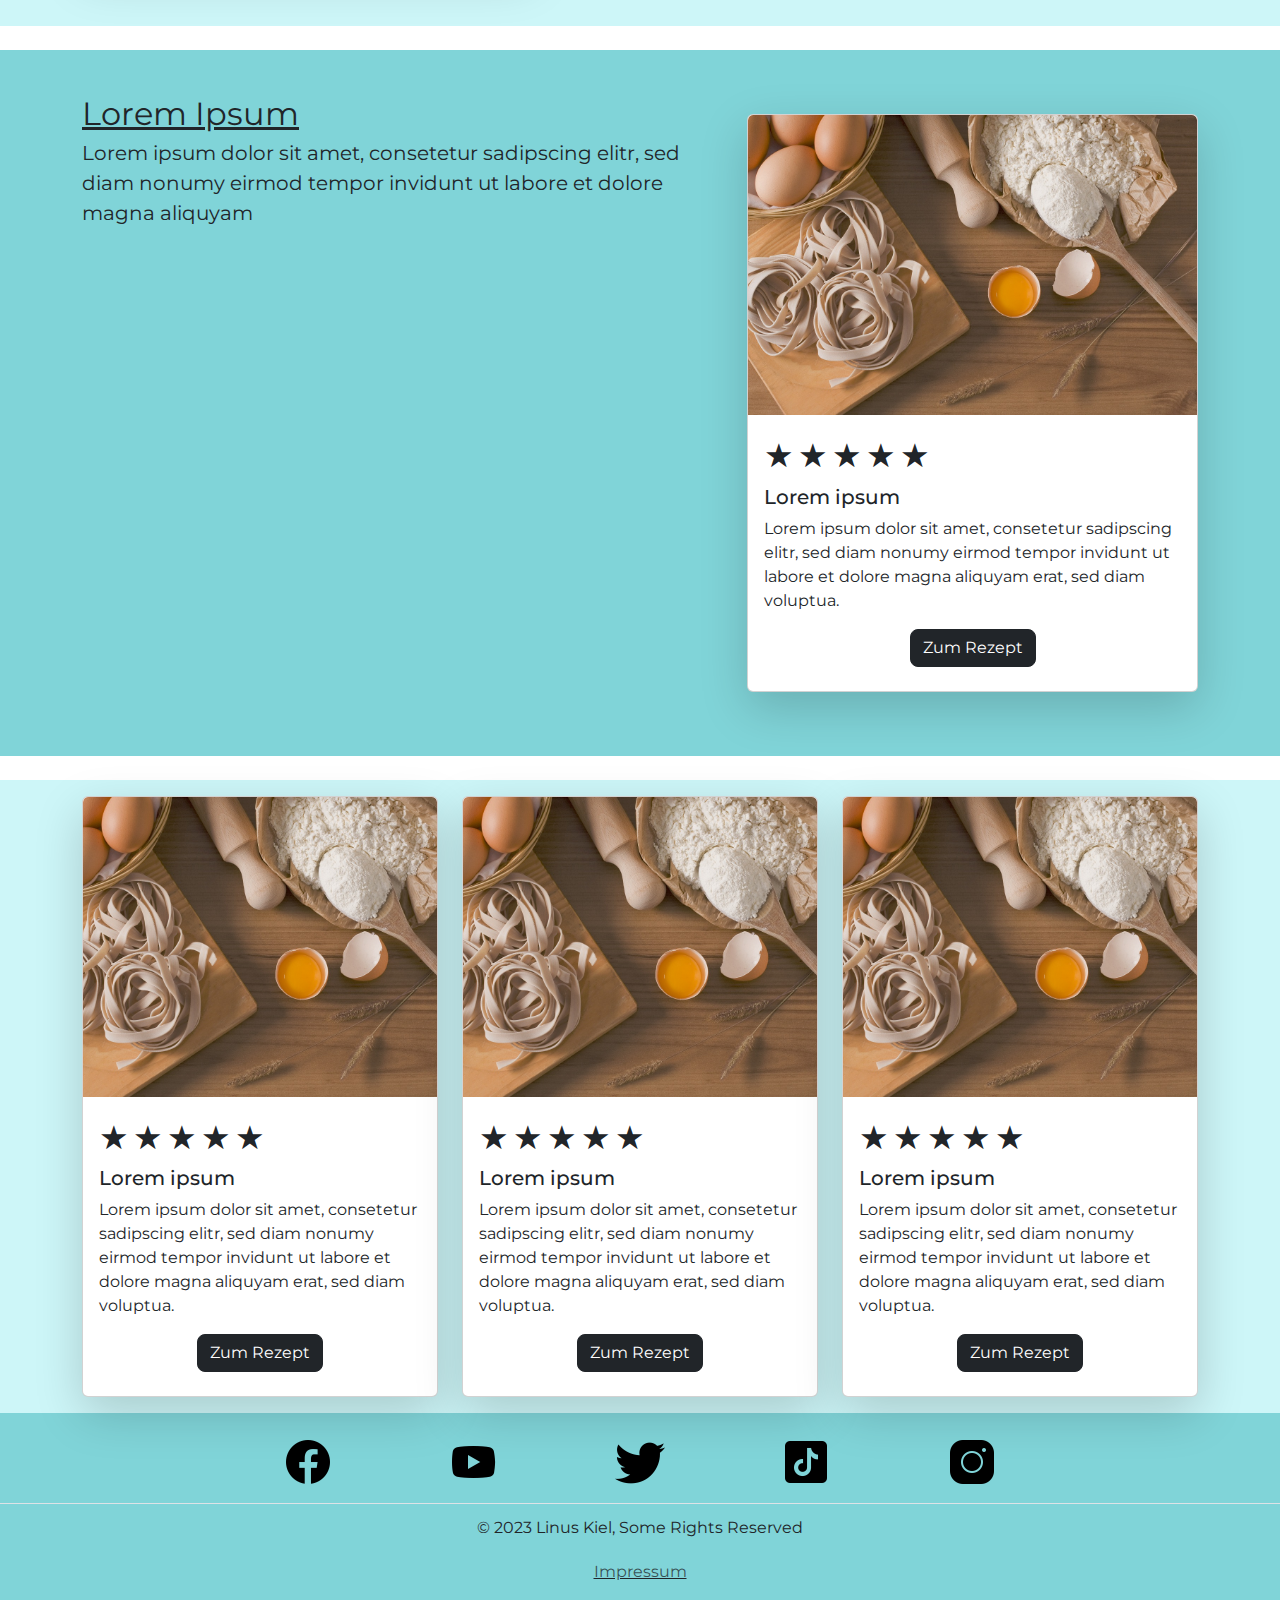
<file: nachtisch.html>
<!DOCTYPE html>
<html lang="zxx">

<head>
    <meta charset="UTF-8">
    <meta http-equiv="X-UA-Compatible" content="IE=edge">
    <meta name="viewport" content="width=device-width, initial-scale=1.0">
    <title>Rezepte von Superhelden für Superhelden</title>
    <link rel="stylesheet" href="./assets/css/bootstrap.css">
    <link rel="stylesheet" href="./assets/css/remixicon.css">
    <link rel="stylesheet" href="./assets/css/style.css">

</head>

<body>
    <header >
      <!--https://getbootstrap.com/docs/5.2/examples/navbars-offcanvas/-->
        <nav class="navbar navbar-expand-lg navbar-dark bg-primary fixed-top" aria-label="Offcanvas navbar large">
            <div class="container-fluid">
                <a class="navbar-brand" href="./index.html">
                  <img src="./assets/image/icon.png" alt="Website Icon" width="60" height="48" class="d-inline-block align-text-top">
                </a>
                <button class="navbar-toggler" type="button" data-bs-toggle="offcanvas"
                    data-bs-target="#offcanvasNavbar" aria-controls="offcanvasNavbar" aria-label="Toggle navigation">
                    <span class="navbar-toggler-icon"></span>
                </button>

                <div class="offcanvas offcanvas-end text-bg-dark" tabindex="-1" id="offcanvasNavbar"
                    aria-labelledby="offcanvasNavbarLabel">
                    <div class="offcanvas-header">
                        <h5 class="offcanvas-title text-secondary" id="offcanvasNavbarLabel">superLecker</h5>
                        <button type="button" class="btn-close btn-close-white" data-bs-dismiss="offcanvas"
                            aria-label="Close"></button>
                    </div>
                    <div class="offcanvas-body" id="offcanvas-body">
                        <ul class="navbar-nav justify-content-end flex-grow-1 pe-3">
                            <li class="nav-item">
                                <a class="nav-link" href="./index.html">Start</a>
                            </li>
                            <li class="nav-item">
                                <a class="nav-link"  href="./bewertung.html">Bewertung</a>
                            </li>
                            <li class="nav-item">
                              <li id="zeige-creator" style="display: none;">
                                <a class="nav-link" href="./creator.html">Creator</a>
                              </li>
                              <li id="zeige-anmelden">
                                <a class="nav-link" href="./anmelden.html">Anmelden</a>
                              </li>
                            <li class="nav-item dropdown ">
                                <a class="nav-link dropdown-toggle" href="#" role="button" data-bs-toggle="dropdown"
                                    aria-expanded="false">
                                    Rezepte
                                </a>
                                <ul class="dropdown-menu bg-secondary">
                                    <li><a class="dropdown-item" href="./vorspeisen.html">Vorspeisen</a></li>
                                    <li>
                                        <hr class="dropdown-divider">
                                    </li>
                                    <li><a class="dropdown-item" href="./hauptspeisen.html">Hauptspeisen</a></li>
                                    <li>
                                        <hr class="dropdown-divider">
                                    </li>
                                    <li><a class="dropdown-item" aria-current="page" href="#">Nachtisch</a></li>
                                </ul>
                            </li>
                            
                        </ul>
                    </div>
                </div>
            </div>
        </nav>
    </header>

    <main class="min-vh-100">
      <!--https://getbootstrap.com/docs/5.3/examples/features/-->
      <div class="container px-4 py-5">
        <h2 class="pb-2 border-bottom">Fakten</h2>
        <div class="row row-cols-1 row-cols-md-2 align-items-md-center g-5 py-5">
          <div class="col d-flex flex-column align-items-start gap-2">
            <div class="card menu-item shadow-on-hover card-cover h-100 overflow-hidden rounded-xl shadow-lg ">
              <img class="card-img-top" src="./assets/image/placeholder.jpg" alt="Card image cap">
              <div class="card-body d-flex flex-column">
                <span>
                  <span class="star-size">&#9733;</span>
                  <span class="star-size">&#9733;</span>
                  <span class="star-size">&#9733;</span>
                  <span class="star-size">&#9733;</span>
                  <span class="star-size">&#9733;</span>
                </span>
                <h5 class="mt-1 mb-2">Lorem ipsum</h5>
                <p class="card-text">Lorem ipsum dolor sit amet, consetetur sadipscing elitr, sed diam nonumy eirmod tempor invidunt ut labore et dolore magna aliquyam erat, sed diam voluptua.</p>
                <div class="text-center mt-auto justify-content-center">
                  <button class=" mb-2 btn rounded-3 btn-dark" type="button" data-bs-toggle="modal" data-bs-target="#staticBackdrop">Zum Rezept</button>
                </div>
              </div>
            </div>
          </div>
    
          <div class="col">
            <div class="row row-cols-1 row-cols-sm-2 g-4">
              <div class="col d-flex flex-column gap-2">
                <div class="feature-icon-small d-inline-flex align-items-center justify-content-center text-bg-primary bg-gradient fs-4 rounded-3">
                  
                </div>
                <h4 class="fw-semibold mb-0 text-body-emphasis">Untertitel</h4>
                <p class="text-body-secondary">Lorem ipsum dolor sit amet, consetetur sadipscing elitr, sed diam nonumy eirmod tempor invidunt ut</p>
              </div>
    
              <div class="col d-flex flex-column gap-2">
                <div class="feature-icon-small d-inline-flex align-items-center justify-content-center text-bg-primary bg-gradient fs-4 rounded-3">
                  
                </div>
                <h4 class="fw-semibold mb-0 text-body-emphasis">Untertitel</h4>
                <p class="text-body-secondary">Lorem ipsum dolor sit amet, consetetur sadipscing elitr, sed diam nonumy eirmod tempor invidunt ut labore et dolore magna aliquyam erat, sed diam </p>
              </div>
    
              <div class="col d-flex flex-column gap-2">
                <div class="feature-icon-small d-inline-flex align-items-center justify-content-center text-bg-primary bg-gradient fs-4 rounded-3">
                  
                </div>
                <h4 class="fw-semibold mb-0 text-body-emphasis">Untertitel</h4>
                <p class="text-body-secondary">Lorem ipsum dolor sit amet, consetetur sadipscing elitr, sed diam nonumy eirmod tempor invidunt ut labore et dolore magna aliquyam erat, sed diam voluptua. At</p>
              </div>
    
              <div class="col d-flex flex-column gap-2">
                <div class="feature-icon-small d-inline-flex align-items-center justify-content-center text-bg-primary bg-gradient fs-4 rounded-3">
                  
                </div>
                <h4 class="fw-semibold mb-0 text-body-emphasis">Untertitel</h4>
                <p class="text-body-secondary">Lorem ipsum dolor sit amet, consetetur sadipscing elitr, sed diam nonumy eirmod tempor invidunt ut labore et dolore magna aliquyam erat</p>
              </div>
            </div>
          </div>
        </div>
      </div>


      <!--https://getbootstrap.com/docs/5.3/examples/product/-->
      
      <div class="bg-secondary">
        <div class="container">
          <div class="p-lg-5 mx-auto pt-5 text-center">
            <h1 class=" fw-bold">Lorem ipsum</h1>
            <h3 class="fw-normal text-muted mb-4">Lorem ipsum dolor sit amet, consetetur sadipscing elitr, sed diam nonumy eirmod tempor invidunt ut labore et dolore magna aliquyam erat, sed diam voluptua. At vero eos et accusam et</h3>
          </div>
          <div class="row row-cols-1 row-cols-lg-3 align-items-stretch ">
            <div class="col py-3">
              <div class="card menu-item shadow-on-hover card-cover h-100 overflow-hidden rounded-xl shadow-lg " >
                <img class="card-img-top" src="./assets/image/placeholder.jpg" alt="Card image cap">
                <div class="card-body d-flex flex-column">       
                    <span>
                      <span class="star-size">&#9733;</span>
                      <span class="star-size">&#9733;</span>
                      <span class="star-size">&#9733;</span>
                      <span class="star-size">&#9733;</span>
                      <span class="star-size">&#9733;</span>
                    </span>
                  <h5 class="mt-1 mb-2">Lorem ipsum</h5>
                  <p class="card-text">Lorem ipsum dolor sit amet, consetetur sadipscing elitr, sed diam nonumy eirmod tempor invidunt ut labore et dolore magna aliquyam erat, sed diam voluptua.</p>
                  <div class="text-center">
                    <button class=" mb-2 btn rounded-3 btn-dark" type="button" data-bs-toggle="modal" data-bs-target="#staticBackdrop">Zum Rezept</button>
                  </div>
                </div>
              </div>
            </div>
            <div class="col py-3">
              <div class="card menu-item shadow-on-hover card-cover h-100 overflow-hidden rounded-xl shadow-lg ">
                <img class="card-img-top" src="./assets/image/placeholder.jpg" alt="Card image cap">
                <div class="card-body d-flex flex-column">
                  <span>
                    <span class="star-size">&#9733;</span>
                    <span class="star-size">&#9733;</span>
                    <span class="star-size">&#9733;</span>
                    <span class="star-size">&#9733;</span>
                    <span class="star-size">&#9733;</span>
                  </span>
                  <h5 class="mt-1 mb-2">Lorem ipsum</h5>
                  <p class="card-text">Lorem ipsum dolor sit amet, consetetur sadipscing elitr, sed diam nonumy eirmod tempor invidunt ut labore et dolore magna aliquyam erat, sed diam voluptua.</p>
                  <div class="text-center mt-auto justify-content-center">
                    <button class=" mb-2 btn rounded-3 btn-dark" type="button" data-bs-toggle="modal" data-bs-target="#staticBackdrop">Zum Rezept</button>
                  </div>
                </div>
              </div>
            </div>
            <div class="col py-3">
              <div class="card menu-item shadow-on-hover card-cover h-100 overflow-hidden rounded-xl shadow-lg ">
                <img class="card-img-top" src="./assets/image/placeholder.jpg" alt="Card image cap">
                <div class="card-body d-flex flex-column">
                  <span>
                    <span class="star-size">&#9733;</span>
                    <span class="star-size">&#9733;</span>
                    <span class="star-size">&#9733;</span>
                    <span class="star-size">&#9733;</span>
                    <span class="star-size">&#9733;</span>
                  </span>
                  <h5 class="mt-1 mb-2">Lorem ipsum</h5>
                  <p class="card-text">Lorem ipsum dolor sit amet, consetetur sadipscing elitr, sed diam nonumy eirmod tempor invidunt ut labore et dolore magna aliquyam erat, sed diam voluptua.</p>
                  <div class="text-center mt-auto justify-content-center">
                    <button class=" mb-2 btn rounded-3 btn-dark" type="button" data-bs-toggle="modal" data-bs-target="#staticBackdrop">Zum Rezept</button>
                  </div>
                </div>
              </div>
            </div>
          </div>
        </div>
      </div>
      <!--https://getbootstrap.com/docs/5.3/examples/carousel/-->
      <div class="bg-primary">
        <div class="container">
          <div class="row featurette py-5 my-4">
            <div class="col-md-7">
              <h2 class="featurette-heading fw-normal lh-1 text-decoration-underline">Lorem Ipsum</h2>
              <p class="lead">Lorem ipsum dolor sit amet, consetetur sadipscing elitr, sed diam nonumy eirmod tempor invidunt ut labore et dolore magna aliquyam erat, sed diam voluptua. At vero eos et accusam et justo duo dolores et ea rebum. Stet clita kasd gubergren,</p>
            </div>
            <div class="col py-3">
              <div class="card menu-item shadow-on-hover card-cover h-100 overflow-hidden rounded-xl shadow-lg ">
                <img class="card-img-top" src="./assets/image/placeholder.jpg" alt="Card image cap">
                <div class="card-body d-flex flex-column">
                  <span>
                    <span class="star-size">&#9733;</span>
                    <span class="star-size">&#9733;</span>
                    <span class="star-size">&#9733;</span>
                    <span class="star-size">&#9733;</span>
                    <span class="star-size">&#9733;</span>
                  </span>
                  <h5 class="mt-1 mb-2">Lorem ipsum</h5>
                  <p class="card-text">Lorem ipsum dolor sit amet, consetetur sadipscing elitr, sed diam nonumy eirmod tempor invidunt ut labore et dolore magna aliquyam erat, sed diam voluptua.</p>
                  <div class="text-center mt-auto justify-content-center">
                    <button class=" mb-2 btn rounded-3 btn-dark" type="button" data-bs-toggle="modal" data-bs-target="#staticBackdrop">Zum Rezept</button>
                  </div>
                </div>
              </div>
            </div>
        </div>
      </div>
      </div>
      <!--https://getbootstrap.com/docs/5.3/examples/carousel/-->
      <div class="bg-secondary">
        <div class="container">
          <div class="row featurette py-5 my-4">
            <div class="col-md-7 order-md-2">
              <h2 class="featurette-heading fw-normal lh-1 text-decoration-underline">Lorem Ipsum</h2>
              <p class="lead">Lorem ipsum dolor sit amet, consetetur sadipscing elitr, sed diam nonumy eirmod tempor invidunt ut labore et dolore magna aliquyam erat, sed diam voluptua. At vero eos et accusam et justo duo dolores et ea</p>
            </div>
            <div class="col-md-5 order-md-1">
              <div class="col py-3">
                <div class="card menu-item shadow-on-hover card-cover h-100 overflow-hidden rounded-xl shadow-lg ">
                  <img class="card-img-top" src="./assets/image/placeholder.jpg" alt="Card image cap">
                  <div class="card-body d-flex flex-column">
                    <span>
                      <span class="star-size">&#9733;</span>
                      <span class="star-size">&#9733;</span>
                      <span class="star-size">&#9733;</span>
                      <span class="star-size">&#9733;</span>
                      <span class="star-size">&#9733;</span>
                    </span>
                    <h5 class="mt-1 mb-2">Lorem ipsum</h5>
                    <p class="card-text">Lorem ipsum dolor sit amet, consetetur sadipscing elitr, sed diam nonumy eirmod tempor invidunt ut labore et dolore magna aliquyam erat, sed diam voluptua.</p>
                    <div class="text-center mt-auto justify-content-center">
                      <button class=" mb-2 btn rounded-3 btn-dark" type="button" data-bs-toggle="modal" data-bs-target="#staticBackdrop">Zum Rezept</button>
                    </div>
                  </div>
                </div>
              </div>
            </div>
          </div>
        </div>
      </div>
      <!--https://getbootstrap.com/docs/5.3/examples/carousel/-->
      <div class="bg-primary">
        <div class="container">
          <div class="row featurette py-5 my-4">
            <div class="col-md-7">
              <h2 class="featurette-heading fw-normal lh-1 text-decoration-underline">Lorem Ipsum</h2>
              <p class="lead">Lorem ipsum dolor sit amet, consetetur sadipscing elitr, sed diam nonumy eirmod tempor invidunt ut labore et dolore magna aliquyam</p>
            </div>
            <div class="col py-3">
              <div class="card menu-item shadow-on-hover card-cover h-100 overflow-hidden rounded-xl shadow-lg ">
                <img class="card-img-top" src="./assets/image/placeholder.jpg" alt="Card image cap">
                <div class="card-body d-flex flex-column">
                  <span>
                    <span class="star-size">&#9733;</span>
                    <span class="star-size">&#9733;</span>
                    <span class="star-size">&#9733;</span>
                    <span class="star-size">&#9733;</span>
                    <span class="star-size">&#9733;</span>
                  </span>
                  <h5 class="mt-1 mb-2">Lorem ipsum</h5>
                  <p class="card-text">Lorem ipsum dolor sit amet, consetetur sadipscing elitr, sed diam nonumy eirmod tempor invidunt ut labore et dolore magna aliquyam erat, sed diam voluptua.</p>
                  <div class="text-center mt-auto justify-content-center">
                    <button class=" mb-2 btn rounded-3 btn-dark" type="button" data-bs-toggle="modal" data-bs-target="#staticBackdrop">Zum Rezept</button>
                  </div>
                </div>
              </div>
            </div>
        </div>
      </div>
    </div>


      <div class="bg-secondary">
        <div class="container">
          <div class="row row-cols-1 row-cols-lg-3 align-items-stretch">
            <div class="col py-3">
              <div class="card menu-item shadow-on-hover card-cover h-100 overflow-hidden rounded-xl shadow-lg ">
                <img class="card-img-top" src="./assets/image/placeholder.jpg" alt="Card image cap">
                <div class="card-body d-flex flex-column">
                  <span>
                    <span class="star-size">&#9733;</span>
                    <span class="star-size">&#9733;</span>
                    <span class="star-size">&#9733;</span>
                    <span class="star-size">&#9733;</span>
                    <span class="star-size">&#9733;</span>
                  </span>
                  <h5 class="mt-1 mb-2">Lorem ipsum</h5>
                  <p class="card-text">Lorem ipsum dolor sit amet, consetetur sadipscing elitr, sed diam nonumy eirmod tempor invidunt ut labore et dolore magna aliquyam erat, sed diam voluptua.</p>
                  <div class="text-center mt-auto justify-content-center">
                    <button class=" mb-2 btn rounded-3 btn-dark" type="button" data-bs-toggle="modal" data-bs-target="#staticBackdrop">Zum Rezept</button>
                  </div>
                </div>
              </div>
            </div>
            <div class="col py-3">
              <div class="card menu-item shadow-on-hover card-cover h-100 overflow-hidden rounded-xl shadow-lg ">
                <img class="card-img-top" src="./assets/image/placeholder.jpg" alt="Card image cap">
                <div class="card-body d-flex flex-column">
                  <span>
                    <span class="star-size">&#9733;</span>
                    <span class="star-size">&#9733;</span>
                    <span class="star-size">&#9733;</span>
                    <span class="star-size">&#9733;</span>
                    <span class="star-size">&#9733;</span>
                  </span>
                  <h5 class="mt-1 mb-2">Lorem ipsum</h5>
                  <p class="card-text">Lorem ipsum dolor sit amet, consetetur sadipscing elitr, sed diam nonumy eirmod tempor invidunt ut labore et dolore magna aliquyam erat, sed diam voluptua.</p>
                  <div class="text-center mt-auto justify-content-center">
                    <button class=" mb-2 btn rounded-3 btn-dark" type="button" data-bs-toggle="modal" data-bs-target="#staticBackdrop">Zum Rezept</button>
                  </div>
                </div>
              </div>
            </div>
            <div class="col py-3">
              <div class="card menu-item shadow-on-hover card-cover h-100 overflow-hidden rounded-xl shadow-lg ">
                <img class="card-img-top" src="./assets/image/placeholder.jpg" alt="Card image cap">
                <div class="card-body d-flex flex-column">
                  <span>
                    <span class="star-size">&#9733;</span>
                    <span class="star-size">&#9733;</span>
                    <span class="star-size">&#9733;</span>
                    <span class="star-size">&#9733;</span>
                    <span class="star-size">&#9733;</span>
                  </span>
                  <h5 class="mt-1 mb-2">Lorem ipsum</h5>
                  <p class="card-text">Lorem ipsum dolor sit amet, consetetur sadipscing elitr, sed diam nonumy eirmod tempor invidunt ut labore et dolore magna aliquyam erat, sed diam voluptua.</p>
                  <div class="text-center mt-auto justify-content-center">
                    <button class=" mb-2 btn rounded-3 btn-dark" type="button" data-bs-toggle="modal" data-bs-target="#staticBackdrop">Zum Rezept</button>
                  </div>
                </div>
              </div>
            </div>
          </div>
        </div>
      </div>
      

        <!--https://getbootstrap.com/docs/5.2/components/modal/-->
        <!--Information: Für diese Unterseite verweisen alle Rezepte auf dieses modal. die id kann Personalisiert werden um die Rezeptbeschreibung auf die Rezepte zu personalisieren.-->
       <div class="modal fade" id="staticBackdrop" data-bs-backdrop="static" data-bs-keyboard="false" tabindex="-1" aria-labelledby="staticBackdropLabel" aria-hidden="true">
        <div class="modal-dialog">
          <div class="modal-content">
            <div class="modal-header">
              <h1 class="modal-title fs-5" id="staticBackdropLabel">Rezept</h1>
              <button type="button" class="btn-close" data-bs-dismiss="modal" aria-label="Close"></button>
            </div>
            <div class="modal-body">
              <h5>Zutaten</h5>
              <p>Lorem ipsum dolor sit amet, consetetur sadipscing elitr, sed diam nonumy eirmod tempor invidunt ut labore et dolore magna aliquyam erat, sed diam voluptua. At vero eos et accusam et justo duo dolores et ea rebum. Stet clita kasd gubergren, no sea takimata sanctus est Lorem ipsum dolor sit amet. Lorem ipsum dolor sit amet, consetetur sadipscing elitr, sed diam</p>
              <h5>Zubereitung</h5>
              <p>Lorem ipsum dolor sit amet, consetetur sadipscing elitr, sed diam nonumy eirmod tempor invidunt ut labore et dolore magna aliquyam erat, sed diam voluptua. At vero eos et accusam et justo duo dolores et ea rebum. Stet clita kasd gubergren, no sea takimata sanctus est Lorem ipsum dolor sit amet.</p>
              <h5>Hinweise</h5>
              <p>Lorem ipsum dolor sit amet, consetetur sadipscing elitr, sed diam nonumy eirmod tempor invidunt ut labore et dolore magna aliquyam erat, sed diam voluptua. At vero eos et accusam et</p>
            </div>
            <div class="modal-footer">
              <button type="button" class="btn btn-secondary" data-bs-dismiss="modal">Schließen</button>
            </div>
          </div>
        </div>
      </div>


      

        

        
    </main>
    <!--https://getbootstrap.com/docs/5.2/examples/footers/-->
    <footer class="py-3 bg-primary">
      <ul class="nav justify-content-center border-bottom pb-2 mb-2" id="footer-icon">
        <li class="nav-item">
          <a href="#" class="nav-link px-2 text-white px-2">
            <img src="./assets/image/facebook.png" alt="Website Icon" width="50" height="50" class="d-inline-block align-text-top">
          </a>
        </li>
        <li class="nav-item">
          <a href="#" class="nav-link px-2 text-white px-2">
            <img src="./assets/image/youtube.png" alt="Website Icon" width="50" height="50" class="d-inline-block align-text-top">
          </a>
        </li>
        <li class="nav-item">
          <a href="#" class="nav-link px-2 text-white px-2">
            <img src="./assets/image/twitter.png" alt="Website Icon" width="50" height="50" class="d-inline-block align-text-top">
          </a>
        </li>
        <li class="nav-item">
          <a href="#" class="nav-link px-2 text-white px-2">
            <img src="./assets/image/tiktok.png" alt="Website Icon" width="50" height="50" class="d-inline-block align-text-top">
          </a>
        </li>
        <li class="nav-item">
          <a href="#" class="nav-link px-2 text-white px-2">
            <img src="./assets/image/instagram.png" alt="Website Icon" width="50" height="50" class="d-inline-block align-text-top">
          </a>
        </li>

        
      </ul>
      <div class="text-center  py-1">
        <p class="">© 2023 Linus Kiel, Some Rights Reserved</p>
      </div>
     

      <div class="text-center text-decoration-underline">
        <a href="./impressum.html" class="nav-link px-2 text-muted">Impressum</a>
      </div>
      

    </footer>
    <script src="./assets/js/bootstrap.bundle.js"></script>
    <script src="./assets/js/hammer.min.js"></script>
    <script src="./assets/js/main.js"></script>
</body>

</html>
</file>
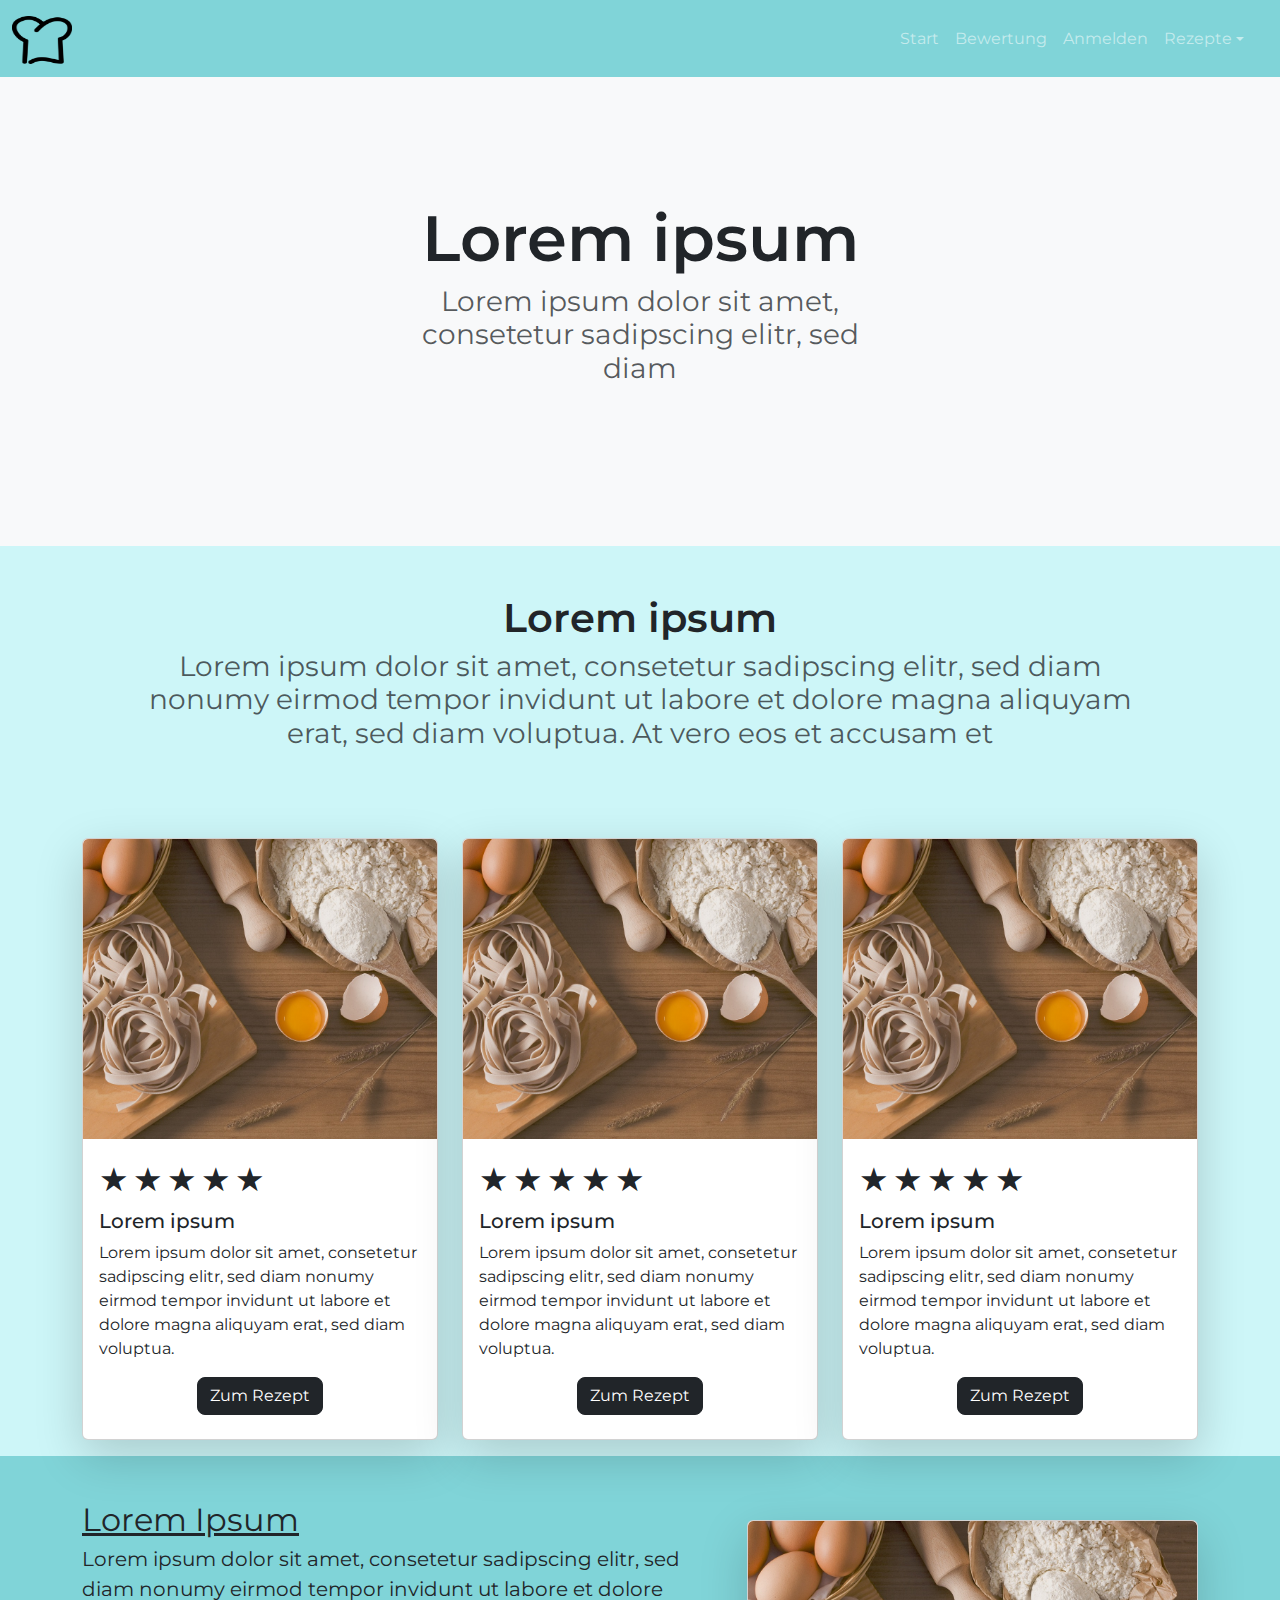
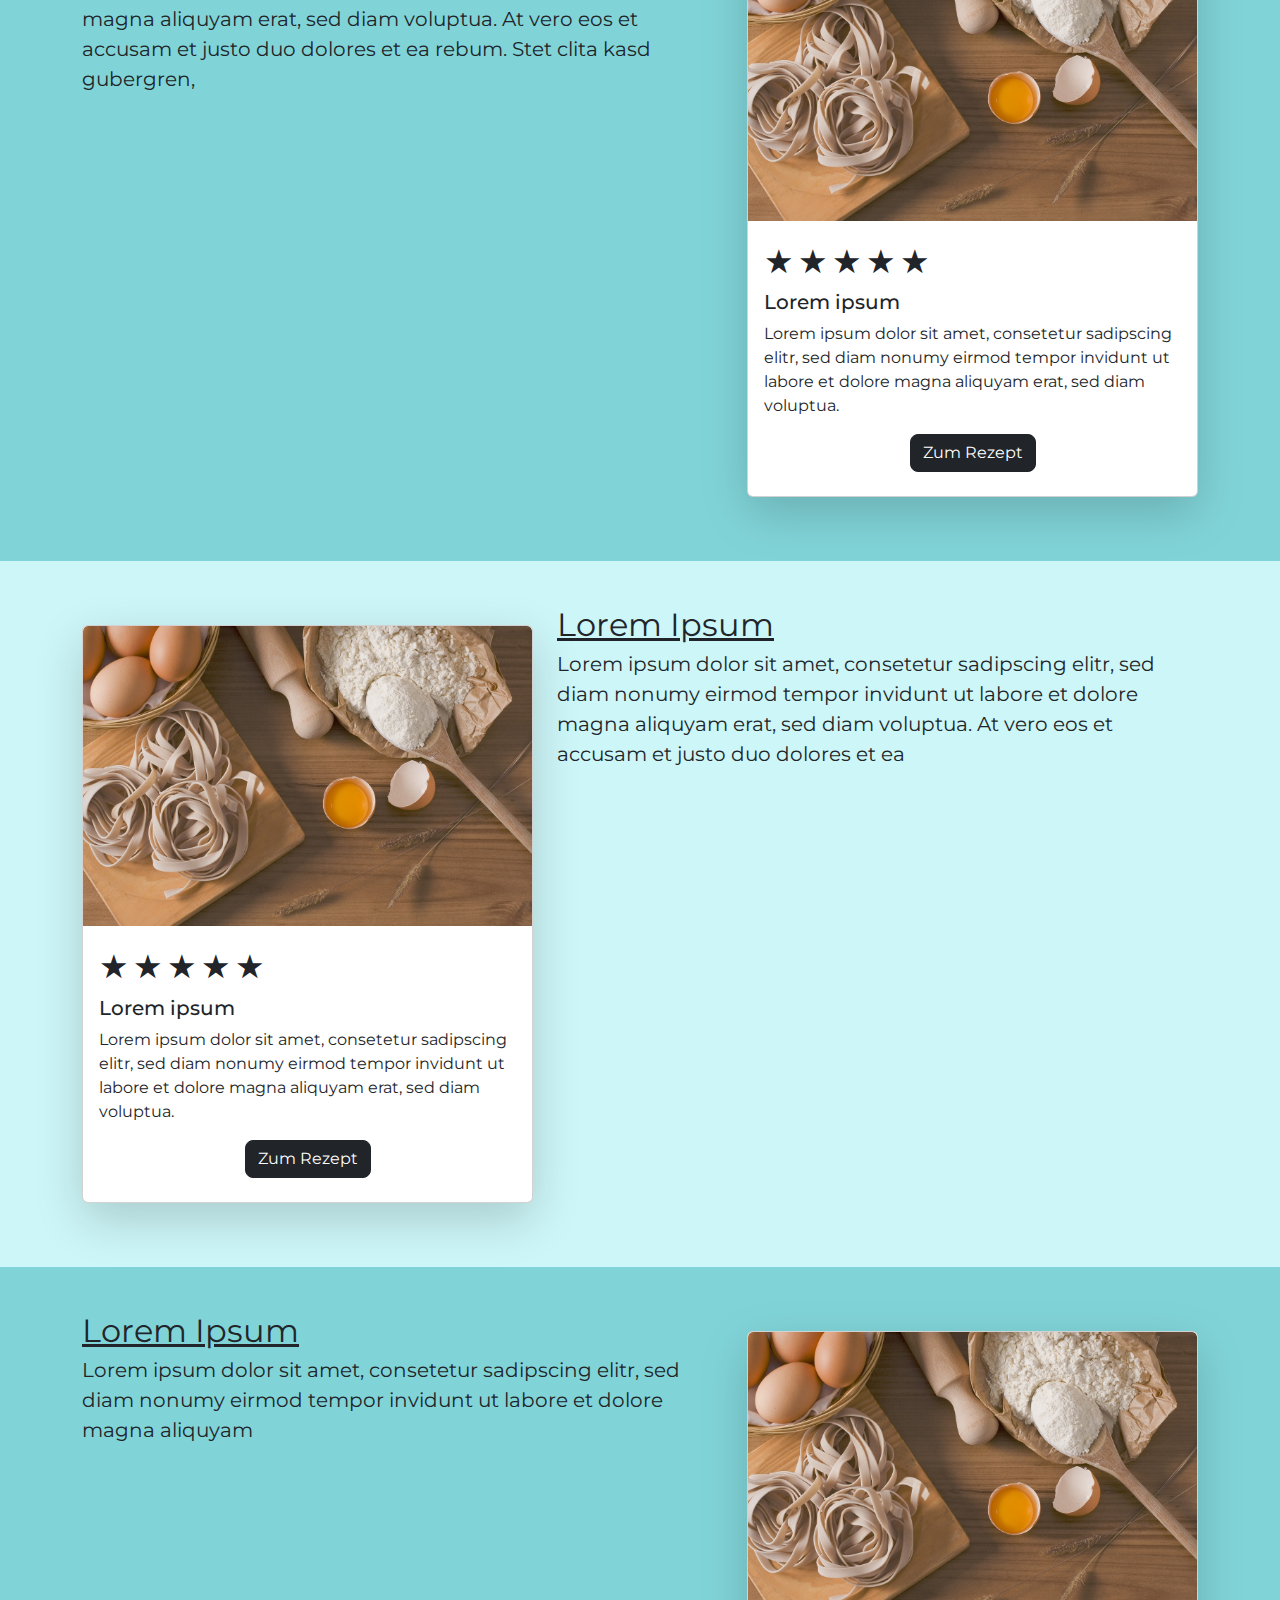
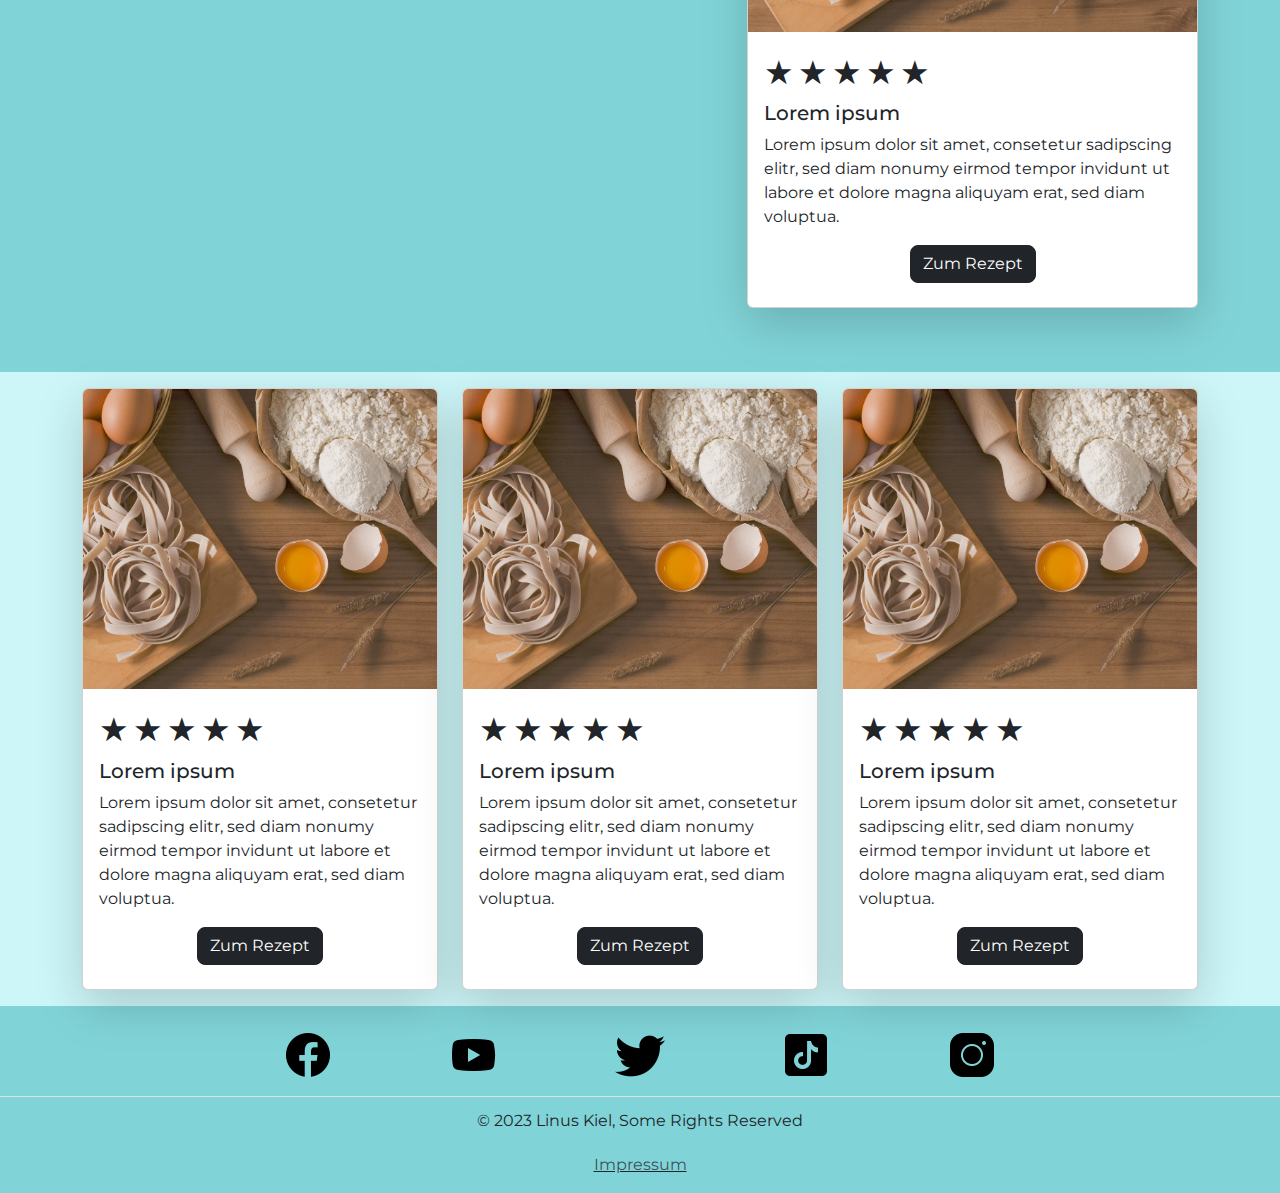
<file: vorspeisen.html>
<!DOCTYPE html>
<html lang="zxx">

<head>
    <meta charset="UTF-8">
    <meta http-equiv="X-UA-Compatible" content="IE=edge">
    <meta name="viewport" content="width=device-width, initial-scale=1.0">
    <title>Rezepte von Superhelden für Superhelden</title>
    <link rel="stylesheet" href="./assets/css/bootstrap.css">
    <link rel="stylesheet" href="./assets/css/remixicon.css">
    <link rel="stylesheet" href="./assets/css/style.css">

</head>

<body>
    <header >
      <!--https://getbootstrap.com/docs/5.2/examples/navbars-offcanvas/-->
        <nav class="navbar navbar-expand-lg navbar-dark bg-primary fixed-top" aria-label="Offcanvas navbar large">
            <div class="container-fluid">
                <a class="navbar-brand" href="./index.html">
                  <img src="./assets/image/icon.png" alt="Website Icon" width="60" height="48" class="d-inline-block align-text-top">
                </a>
                <button class="navbar-toggler" type="button" data-bs-toggle="offcanvas"
                    data-bs-target="#offcanvasNavbar" aria-controls="offcanvasNavbar" aria-label="Toggle navigation">
                    <span class="navbar-toggler-icon"></span>
                </button>

                <div class="offcanvas offcanvas-end text-bg-dark" tabindex="-1" id="offcanvasNavbar"
                    aria-labelledby="offcanvasNavbarLabel">
                    <div class="offcanvas-header">
                        <h5 class="offcanvas-title text-secondary" id="offcanvasNavbarLabel">superLecker</h5>
                        <button type="button" class="btn-close btn-close-white" data-bs-dismiss="offcanvas"
                            aria-label="Close"></button>
                    </div>
                    <div class="offcanvas-body" id="offcanvas-body">
                        <ul class="navbar-nav justify-content-end flex-grow-1 pe-3">
                            <li class="nav-item">
                                <a class="nav-link" href="./index.html">Start</a>
                            </li>
                            <li class="nav-item">
                                <a class="nav-link "  href="./bewertung.html">Bewertung</a>
                            </li>
                            <li class="nav-item">
                              <li id="zeige-creator" style="display: none;">
                                <a class="nav-link" href="./creator.html">Creator</a>
                              </li>
                              <li id="zeige-anmelden">
                                <a class="nav-link" href="./anmelden.html">Anmelden</a>
                              </li>
                           
                            <li class="nav-item dropdown ">
                                <a class="nav-link dropdown-toggle" href="#" role="button" data-bs-toggle="dropdown"
                                    aria-expanded="false">
                                    Rezepte
                                </a>
                                <ul class="dropdown-menu bg-secondary">
                                    <li><a class="dropdown-item" aria-current="page" href="#">Vorspeisen</a></li>
                                    <li>
                                        <hr class="dropdown-divider">
                                    </li>
                                    <li><a class="dropdown-item" href="./hauptspeisen.html">Hauptspeisen</a></li>
                                    <li>
                                        <hr class="dropdown-divider">
                                    </li>
                                    <li><a class="dropdown-item" href="./nachtisch.html">Nachtisch</a></li>
                                </ul>
                            </li>
                            
                        </ul>
                    </div>
                </div>
            </div>
        </nav>
    </header>

    <main class="min-vh-100">
      <!--https://getbootstrap.com/docs/5.3/examples/product/-->
      <div class="position-relative overflow-hidden p-3 p-md-5  text-center bg-body-tertiary">
        <div class="col-md-6 p-lg-5 mx-auto my-5">
          <h1 class="display-3 fw-bold">Lorem ipsum</h1>
          <h3 class="fw-normal text-muted mb-3">Lorem ipsum dolor sit amet, consetetur sadipscing elitr, sed diam</h3>
        </div>
      </div>
      <div class="bg-secondary">
        <div class="container">
          <div class="p-lg-5 mx-auto pt-5 text-center">
            <h1 class=" fw-bold">Lorem ipsum</h1>
            <h3 class="fw-normal text-muted mb-4">Lorem ipsum dolor sit amet, consetetur sadipscing elitr, sed diam nonumy eirmod tempor invidunt ut labore et dolore magna aliquyam erat, sed diam voluptua. At vero eos et accusam et</h3>
          </div>
          <div class="row row-cols-1 row-cols-lg-3 align-items-stretch ">
            <div class="col py-3">
              <div class="card menu-item shadow-on-hover card-cover h-100 overflow-hidden rounded-xl shadow-lg " >
                <img class="card-img-top" src="./assets/image/placeholder.jpg" alt="Card image cap">
                <div class="card-body d-flex flex-column">       
                    <span>
                      <span class="star-size">&#9733;</span>
                      <span class="star-size">&#9733;</span>
                      <span class="star-size">&#9733;</span>
                      <span class="star-size">&#9733;</span>
                      <span class="star-size">&#9733;</span>
                    </span>
                  <h5 class="mt-1 mb-2">Lorem ipsum</h5>
                  <p class="card-text">Lorem ipsum dolor sit amet, consetetur sadipscing elitr, sed diam nonumy eirmod tempor invidunt ut labore et dolore magna aliquyam erat, sed diam voluptua.</p>
                  <div class="text-center">
                    <button class=" mb-2 btn rounded-3 btn-dark" type="button" data-bs-toggle="modal" data-bs-target="#staticBackdrop">Zum Rezept</button>
                  </div>
                </div>
              </div>
            </div>
            <div class="col py-3">
              <div class="card menu-item shadow-on-hover card-cover h-100 overflow-hidden rounded-xl shadow-lg ">
                <img class="card-img-top" src="./assets/image/placeholder.jpg" alt="Card image cap">
                <div class="card-body d-flex flex-column">
                  <span>
                    <span class="star-size">&#9733;</span>
                    <span class="star-size">&#9733;</span>
                    <span class="star-size">&#9733;</span>
                    <span class="star-size">&#9733;</span>
                    <span class="star-size">&#9733;</span>
                  </span>
                  <h5 class="mt-1 mb-2">Lorem ipsum</h5>
                  <p class="card-text">Lorem ipsum dolor sit amet, consetetur sadipscing elitr, sed diam nonumy eirmod tempor invidunt ut labore et dolore magna aliquyam erat, sed diam voluptua.</p>
                  <div class="text-center mt-auto justify-content-center">
                    <button class=" mb-2 btn rounded-3 btn-dark" type="button" data-bs-toggle="modal" data-bs-target="#staticBackdrop">Zum Rezept</button>
                  </div>
                </div>
              </div>
            </div>
            <div class="col py-3">
              <div class="card menu-item shadow-on-hover card-cover h-100 overflow-hidden rounded-xl shadow-lg ">
                <img class="card-img-top" src="./assets/image/placeholder.jpg" alt="Card image cap">
                <div class="card-body d-flex flex-column">
                  <span>
                    <span class="star-size">&#9733;</span>
                    <span class="star-size">&#9733;</span>
                    <span class="star-size">&#9733;</span>
                    <span class="star-size">&#9733;</span>
                    <span class="star-size">&#9733;</span>
                  </span>
                  <h5 class="mt-1 mb-2">Lorem ipsum</h5>
                  <p class="card-text">Lorem ipsum dolor sit amet, consetetur sadipscing elitr, sed diam nonumy eirmod tempor invidunt ut labore et dolore magna aliquyam erat, sed diam voluptua.</p>
                  <div class="text-center mt-auto justify-content-center">
                    <button class=" mb-2 btn rounded-3 btn-dark" type="button" data-bs-toggle="modal" data-bs-target="#staticBackdrop">Zum Rezept</button>
                  </div>
                </div>
              </div>
            </div>
          </div>
        </div>
      </div>
      <!--https://getbootstrap.com/docs/5.3/examples/carousel/-->
      <div class="bg-primary">
        <div class="container">
          <div class="row featurette py-5">
            <div class="col-md-7">
              <h2 class="featurette-heading fw-normal lh-1 text-decoration-underline">Lorem Ipsum</h2>
              <p class="lead">Lorem ipsum dolor sit amet, consetetur sadipscing elitr, sed diam nonumy eirmod tempor invidunt ut labore et dolore magna aliquyam erat, sed diam voluptua. At vero eos et accusam et justo duo dolores et ea rebum. Stet clita kasd gubergren,</p>
            </div>
            <div class="col py-3">
              <div class="card menu-item shadow-on-hover card-cover h-100 overflow-hidden rounded-xl shadow-lg ">
                <img class="card-img-top" src="./assets/image/placeholder.jpg" alt="Card image cap">
                <div class="card-body d-flex flex-column">
                  <span>
                    <span class="star-size">&#9733;</span>
                    <span class="star-size">&#9733;</span>
                    <span class="star-size">&#9733;</span>
                    <span class="star-size">&#9733;</span>
                    <span class="star-size">&#9733;</span>
                  </span>
                  <h5 class="mt-1 mb-2">Lorem ipsum</h5>
                  <p class="card-text">Lorem ipsum dolor sit amet, consetetur sadipscing elitr, sed diam nonumy eirmod tempor invidunt ut labore et dolore magna aliquyam erat, sed diam voluptua.</p>
                  <div class="text-center mt-auto justify-content-center">
                    <button class=" mb-2 btn rounded-3 btn-dark" type="button" data-bs-toggle="modal" data-bs-target="#staticBackdrop">Zum Rezept</button>
                  </div>
                </div>
              </div>
            </div>
        </div>
      </div>
      </div>
      <!--https://getbootstrap.com/docs/5.3/examples/carousel/-->
      <div class="bg-secondary">
        <div class="container">
          <div class="row featurette py-5">
            <div class="col-md-7 order-md-2">
              <h2 class="featurette-heading fw-normal lh-1 text-decoration-underline">Lorem Ipsum</h2>
              <p class="lead">Lorem ipsum dolor sit amet, consetetur sadipscing elitr, sed diam nonumy eirmod tempor invidunt ut labore et dolore magna aliquyam erat, sed diam voluptua. At vero eos et accusam et justo duo dolores et ea</p>
            </div>
            <div class="col-md-5 order-md-1">
              <div class="col py-3">
                <div class="card menu-item shadow-on-hover card-cover h-100 overflow-hidden rounded-xl shadow-lg ">
                  <img class="card-img-top" src="./assets/image/placeholder.jpg" alt="Card image cap">
                  <div class="card-body d-flex flex-column">
                    <span>
                      <span class="star-size">&#9733;</span>
                      <span class="star-size">&#9733;</span>
                      <span class="star-size">&#9733;</span>
                      <span class="star-size">&#9733;</span>
                      <span class="star-size">&#9733;</span>
                    </span>
                    <h5 class="mt-1 mb-2">Lorem ipsum</h5>
                    <p class="card-text">Lorem ipsum dolor sit amet, consetetur sadipscing elitr, sed diam nonumy eirmod tempor invidunt ut labore et dolore magna aliquyam erat, sed diam voluptua.</p>
                    <div class="text-center mt-auto justify-content-center">
                      <button class=" mb-2 btn rounded-3 btn-dark" type="button" data-bs-toggle="modal" data-bs-target="#staticBackdrop">Zum Rezept</button>
                    </div>
                  </div>
                </div>
              </div>
            </div>
          </div>
        </div>
      </div>
      <!--https://getbootstrap.com/docs/5.3/examples/carousel/-->
      <div class="bg-primary">
        <div class="container">
          <div class="row featurette py-5">
            <div class="col-md-7">
              <h2 class="featurette-heading fw-normal lh-1 text-decoration-underline">Lorem Ipsum</h2>
              <p class="lead">Lorem ipsum dolor sit amet, consetetur sadipscing elitr, sed diam nonumy eirmod tempor invidunt ut labore et dolore magna aliquyam</p>
            </div>
            <div class="col py-3">
              <div class="card menu-item shadow-on-hover card-cover h-100 overflow-hidden rounded-xl shadow-lg ">
                <img class="card-img-top" src="./assets/image/placeholder.jpg" alt="Card image cap">
                <div class="card-body d-flex flex-column">
                  <span>
                    <span class="star-size">&#9733;</span>
                    <span class="star-size">&#9733;</span>
                    <span class="star-size">&#9733;</span>
                    <span class="star-size">&#9733;</span>
                    <span class="star-size">&#9733;</span>
                  </span>
                  <h5 class="mt-1 mb-2">Lorem ipsum</h5>
                  <p class="card-text">Lorem ipsum dolor sit amet, consetetur sadipscing elitr, sed diam nonumy eirmod tempor invidunt ut labore et dolore magna aliquyam erat, sed diam voluptua.</p>
                  <div class="text-center mt-auto justify-content-center">
                    <button class=" mb-2 btn rounded-3 btn-dark" type="button" data-bs-toggle="modal" data-bs-target="#staticBackdrop">Zum Rezept</button>
                  </div>
                </div>
              </div>
            </div>
        </div>
      </div>
    </div>


      <div class="bg-secondary">
        <div class="container">
          <div class="row row-cols-1 row-cols-lg-3 align-items-stretch">
            <div class="col py-3">
              <div class="card menu-item shadow-on-hover card-cover h-100 overflow-hidden rounded-xl shadow-lg ">
                <img class="card-img-top" src="./assets/image/placeholder.jpg" alt="Card image cap">
                <div class="card-body d-flex flex-column">
                  <span>
                    <span class="star-size">&#9733;</span>
                    <span class="star-size">&#9733;</span>
                    <span class="star-size">&#9733;</span>
                    <span class="star-size">&#9733;</span>
                    <span class="star-size">&#9733;</span>
                  </span>
                  <h5 class="mt-1 mb-2">Lorem ipsum</h5>
                  <p class="card-text">Lorem ipsum dolor sit amet, consetetur sadipscing elitr, sed diam nonumy eirmod tempor invidunt ut labore et dolore magna aliquyam erat, sed diam voluptua.</p>
                  <div class="text-center mt-auto justify-content-center">
                    <button class=" mb-2 btn rounded-3 btn-dark" type="button" data-bs-toggle="modal" data-bs-target="#staticBackdrop">Zum Rezept</button>
                  </div>
                </div>
              </div>
            </div>
            <div class="col py-3">
              <div class="card menu-item shadow-on-hover card-cover h-100 overflow-hidden rounded-xl shadow-lg ">
                <img class="card-img-top" src="./assets/image/placeholder.jpg" alt="Card image cap">
                <div class="card-body d-flex flex-column">
                  <span>
                    <span class="star-size">&#9733;</span>
                    <span class="star-size">&#9733;</span>
                    <span class="star-size">&#9733;</span>
                    <span class="star-size">&#9733;</span>
                    <span class="star-size">&#9733;</span>
                  </span>
                  <h5 class="mt-1 mb-2">Lorem ipsum</h5>
                  <p class="card-text">Lorem ipsum dolor sit amet, consetetur sadipscing elitr, sed diam nonumy eirmod tempor invidunt ut labore et dolore magna aliquyam erat, sed diam voluptua.</p>
                  <div class="text-center mt-auto justify-content-center">
                    <button class=" mb-2 btn rounded-3 btn-dark" type="button" data-bs-toggle="modal" data-bs-target="#staticBackdrop">Zum Rezept</button>
                  </div>
                </div>
              </div>
            </div>
            <div class="col py-3">
              <div class="card menu-item shadow-on-hover card-cover h-100 overflow-hidden rounded-xl shadow-lg ">
                <img class="card-img-top" src="./assets/image/placeholder.jpg" alt="Card image cap">
                <div class="card-body d-flex flex-column">
                  <span>
                    <span class="star-size">&#9733;</span>
                    <span class="star-size">&#9733;</span>
                    <span class="star-size">&#9733;</span>
                    <span class="star-size">&#9733;</span>
                    <span class="star-size">&#9733;</span>
                  </span>
                  <h5 class="mt-1 mb-2">Lorem ipsum</h5>
                  <p class="card-text">Lorem ipsum dolor sit amet, consetetur sadipscing elitr, sed diam nonumy eirmod tempor invidunt ut labore et dolore magna aliquyam erat, sed diam voluptua.</p>
                  <div class="text-center mt-auto justify-content-center">
                    <button class=" mb-2 btn rounded-3 btn-dark" type="button" data-bs-toggle="modal" data-bs-target="#staticBackdrop">Zum Rezept</button>
                  </div>
                </div>
              </div>
            </div>
          </div>
        </div>
      </div>
      

        <!--https://getbootstrap.com/docs/5.2/components/modal/-->
        <!--Information: Für diese Unterseite verweisen alle Rezepte auf dieses modal. die id kann Personalisiert werden um die Rezeptbeschreibung auf die Rezepte zu personalisieren.-->
       <div class="modal fade" id="staticBackdrop" data-bs-backdrop="static" data-bs-keyboard="false" tabindex="-1" aria-labelledby="staticBackdropLabel" aria-hidden="true">
        <div class="modal-dialog">
          <div class="modal-content">
            <div class="modal-header">
              <h1 class="modal-title fs-5" id="staticBackdropLabel">Rezept</h1>
              <button type="button" class="btn-close" data-bs-dismiss="modal" aria-label="Close"></button>
            </div>
            <div class="modal-body">
              <h5>Zutaten</h5>
              <p>Lorem ipsum dolor sit amet, consetetur sadipscing elitr, sed diam nonumy eirmod tempor invidunt ut labore et dolore magna aliquyam erat, sed diam voluptua. At vero eos et accusam et justo duo dolores et ea rebum. Stet clita kasd gubergren, no sea takimata sanctus est Lorem ipsum dolor sit amet. Lorem ipsum dolor sit amet, consetetur sadipscing elitr, sed diam</p>
              <h5>Zubereitung</h5>
              <p>Lorem ipsum dolor sit amet, consetetur sadipscing elitr, sed diam nonumy eirmod tempor invidunt ut labore et dolore magna aliquyam erat, sed diam voluptua. At vero eos et accusam et justo duo dolores et ea rebum. Stet clita kasd gubergren, no sea takimata sanctus est Lorem ipsum dolor sit amet.</p>
              <h5>Hinweise</h5>
              <p>Lorem ipsum dolor sit amet, consetetur sadipscing elitr, sed diam nonumy eirmod tempor invidunt ut labore et dolore magna aliquyam erat, sed diam voluptua. At vero eos et accusam et</p>
            </div>
            <div class="modal-footer">
              <button type="button" class="btn btn-secondary" data-bs-dismiss="modal">Schließen</button>
            </div>
          </div>
        </div>
      </div>


      

        

        
    </main>
    <!--https://getbootstrap.com/docs/5.2/examples/footers/-->
    <footer class="py-3  bg-primary">
        <ul class="nav justify-content-center border-bottom pb-2 mb-2" id="footer-icon">
          <li class="nav-item">
            <a href="#" class="nav-link px-2 text-white px-2">
              <img src="./assets/image/facebook.png" alt="Website Icon" width="50" height="50" class="d-inline-block align-text-top">
            </a>
          </li>
          <li class="nav-item">
            <a href="#" class="nav-link px-2 text-white px-2">
              <img src="./assets/image/youtube.png" alt="Website Icon" width="50" height="50" class="d-inline-block align-text-top">
            </a>
          </li>
          <li class="nav-item">
            <a href="#" class="nav-link px-2 text-white px-2">
              <img src="./assets/image/twitter.png" alt="Website Icon" width="50" height="50" class="d-inline-block align-text-top">
            </a>
          </li>
          <li class="nav-item">
            <a href="#" class="nav-link px-2 text-white px-2">
              <img src="./assets/image/tiktok.png" alt="Website Icon" width="50" height="50" class="d-inline-block align-text-top">
            </a>
          </li>
          <li class="nav-item">
            <a href="#" class="nav-link px-2 text-white px-2">
              <img src="./assets/image/instagram.png" alt="Website Icon" width="50" height="50" class="d-inline-block align-text-top">
            </a>
          </li>
  
          
        </ul>
        <div class="text-center  py-1">
          <p class="">© 2023 Linus Kiel, Some Rights Reserved</p>
        </div>
       
  
        <div class="text-center text-decoration-underline">
          <a href="./impressum.html" class="nav-link px-2 text-muted">Impressum</a>
        </div>
        
  
      </footer>
    <script src="./assets/js/bootstrap.bundle.js"></script>
    <script src="./assets/js/hammer.min.js"></script>
    <script src="./assets/js/main.js"></script>
</body>

</html>
</file>
<file: assets/css/style.css>
root {
    --base00: #fff;
    --base01: #f5f5f5;
    --base02: #c8c8fa;
    --base03: #565c64;
    --base04: #030303;
    --base05: #333;
    --base06: #fff;
    --base07: #9a6700;
    --base08: #bc4c00;
    --base09: #087990;
    --base0A: #795da3;
    --base0B: #183691;
    --base0C: #183691;
    --base0D: #795da3;
    --base0E: #a71d5d;
    --base0F: #333;
}

:root {
    --bs-blue: #0d6efd;
    --bs-indigo: #6610f2;
    --bs-purple: #6f42c1;
    --bs-pink: #d63384;
    --bs-red: #dc3545;
    --bs-orange: #fd7e14;
    --bs-yellow: #ffc107;
    --bs-green: #198754;
    --bs-teal: #20c997;
    --bs-cyan: #0dcaf0;
    --bs-black: #000;
    --bs-white: #fff;
    --bs-gray: #6c757d;
    --bs-gray-dark: #343a40;
    --bs-gray-100: #f8f9fa;
    --bs-gray-200: #e9ecef;
    --bs-gray-300: #dee2e6;
    --bs-gray-400: #ced4da;
    --bs-gray-500: #adb5bd;
    --bs-gray-600: #6c757d;
    --bs-gray-700: #495057;
    --bs-gray-800: #343a40;
    --bs-gray-900: #212529;
    --bs-primary: #80D4D8;
    --bs-secondary: #CDF6F8;
    --bs-success: #198754;
    --bs-info: #0dcaf0;
    --bs-warning: #ffc107;
    --bs-danger: #dc3545;
    --bs-light: #f8f9fa;
    --bs-dark: #212529;
    --bs-primary-rgb: 128, 212, 216;
    --bs-secondary-rgb: 205, 246, 248;
    --bs-success-rgb: 25,135,84;
    --bs-info-rgb: 13,202,240;
    --bs-warning-rgb: 255,193,7;
    --bs-danger-rgb: 220,53,69;
    --bs-light-rgb: 248,249,250;
    --bs-dark-rgb: 33,37,41;
    --bs-white-rgb: 255,255,255;
    --bs-black-rgb: 0,0,0;
    --bs-body-color-rgb: 33,37,41;
    --bs-body-bg-rgb: 255,255,255;
    --bs-font-sans-serif: system-ui,-apple-system,"Segoe UI",Roboto,"Helvetica Neue","Noto Sans","Liberation Sans",Arial,sans-serif,"Apple Color Emoji","Segoe UI Emoji","Segoe UI Symbol","Noto Color Emoji";
    --bs-font-monospace: SFMono-Regular,Menlo,Monaco,Consolas,"Liberation Mono","Courier New",monospace;
    --bs-gradient: linear-gradient(180deg, rgba(255, 255, 255, 0.15), rgba(255, 255, 255, 0));
    --bs-body-font-family: var(--bs-font-sans-serif);
    --bs-body-font-size: 1rem;
    --bs-body-font-weight: 400;
    --bs-body-line-height: 1.5;
}

/* montserrat-regular - latin */
@font-face {
    font-display: swap; /* Check https://developer.mozilla.org/en-US/docs/Web/CSS/@font-face/font-display for other options. */
    font-family: 'Montserrat';
    font-style: normal;
    font-weight: 400;
    src: url('../font/montserrat-v25-latin-regular.eot'); /* IE9 Compat Modes */
    src: url('../font/montserrat-v25-latin-regular.eot?#iefix') format('embedded-opentype'), /* IE6-IE8 */
         url('../font/montserrat-v25-latin-regular.woff2') format('woff2'), /* Super Modern Browsers */
         url('../font/montserrat-v25-latin-regular.woff') format('woff'), /* Modern Browsers */
         url('../font/montserrat-v25-latin-regular.ttf') format('truetype'), /* Safari, Android, iOS */
         url('../font/montserrat-v25-latin-regular.svg#Montserrat') format('svg'); /* Legacy iOS */
}

  /* montserrat-500 - latin */
@font-face {
    font-display: swap; /* Check https://developer.mozilla.org/en-US/docs/Web/CSS/@font-face/font-display for other options. */
    font-family: 'Montserrat';
    font-style: normal;
    font-weight: 500;
    src: url('../font/montserrat-v25-latin-500.eot'); /* IE9 Compat Modes */
    src: url('../font/montserrat-v25-latin-500.eot?#iefix') format('embedded-opentype'), /* IE6-IE8 */
         url('../font/montserrat-v25-latin-500.woff2') format('woff2'), /* Super Modern Browsers */
         url('../font/montserrat-v25-latin-500.woff') format('woff'), /* Modern Browsers */
         url('../font/montserrat-v25-latin-500.ttf') format('truetype'), /* Safari, Android, iOS */
         url('../font/montserrat-v25-latin-500.svg#Montserrat') format('svg'); /* Legacy iOS */
  }
  /* montserrat-600 - latin */
  @font-face {
    font-display: swap; /* Check https://developer.mozilla.org/en-US/docs/Web/CSS/@font-face/font-display for other options. */
    font-family: 'Montserrat';
    font-style: normal;
    font-weight: 600;
    src: url('../font/montserrat-v25-latin-600.eot'); /* IE9 Compat Modes */
    src: url('../font/montserrat-v25-latin-600.eot?#iefix') format('embedded-opentype'), /* IE6-IE8 */
         url('../font/montserrat-v25-latin-600.woff2') format('woff2'), /* Super Modern Browsers */
         url('../font/montserrat-v25-latin-600.woff') format('woff'), /* Modern Browsers */
         url('../font/montserrat-v25-latin-600.ttf') format('truetype'), /* Safari, Android, iOS */
         url('../font/montserrat-v25-latin-600.svg#Montserrat') format('svg'); /* Legacy iOS */
  }

  /* Quelle: https://gwfh.mranftl.com/font/montserrat?subsets=latin */
  body {
    font-family: Montserrat;
}

main {
	/* Naboar offset */
	/* 8 (Margin Top) + 40 (Heihgt) + 8 (Margin Bottom)  */
	margin-top: 56px;
}

/* Bewertung Sterne */

.menu-item .stars {
  color: #F58d17;
}

.shadow-on-hover {
  transition: all 0.3s;
}

.shadow-on-hover:hover{
  box-shadow: 0 10px 40px rgba(0, 0, 0, 0.1);
}


.rating{}

.rating >*{
  float: right;
}

.rating label{
  height: 40px;
  width: 20%;
  display: block;
  position: relative;
  cursor: pointer;
}

.rating label::after{
  transition: all 0.4s ease-out;
  -webkit-font-smoothing: antialiased;
  position: absolute;
  content: "\2606";
  color: #444;
  top: 0;
  left: 0;
  width: 100%;
  height: 100%;
  text-align: center;
  font-size: 80px;
  -webkit-animation: 1s pulse ease;
  animation: 1s pulse ease;
}

.rating label:hover::after{
  color: #5e5e5e;
  text-shadow: 0 0 15 #5e5e5e;
}

.rating input{
  display: none;
}

.rating input:checked + label::after,
.rating input:checked ~ label::after{
  content: "\2605";
  color: #F58d17;
  text-shadow: 0 0 15px #F58d17;
}



.btn-primary{
  --bs-btn-color: #000000;
  --bs-btn-bg: #80D4D8;
  --bs-btn-border-color: #80D4D8;
  --bs-btn-hover-color: #fff;
  --bs-btn-hover-bg: #80D4D8;
  --bs-btn-hover-border-color: #80D4D8;
  --bs-btn-focus-shadow-rgb: 49, 132, 253;
  --bs-btn-active-color: #fff;
  --bs-btn-active-bg: #80D4D8;
  --bs-btn-active-border-color: #80D4D8;
  --bs-btn-active-shadow: inset 0 3px 5px rgba(0, 0, 0, 0.125);
  --bs-btn-disabled-color: #fff;
  --bs-btn-disabled-bg: #80D4D8;
  --bs-btn-disabled-border-color: #80D4D8;
}

/* Cards */

/* Slider */

.carousel-img {
  height: 600px;
  width: 100%;
  object-fit: cover;
}

@media only screen and (max-width: 768px) {

  .carousel-img {
    height: 400px;
  }
}

/* Nav  Offcanvas backdrop fix  */

@media only screen and (min-width: 991px) {
  .offcanvas-backdrop{
    display: none;
  }
}

/* footer icon anpassen */

@media only screen and (min-width: 991px) {
  #footer-icon .nav-item{
    margin-left: 50px;  
    margin-right: 50px;   
    
  }
}


/* Offcanvas anpassung ausrichtung */

.offcanvas-body {
  flex-grow: 1;
  padding: var(--bs-offcanvas-padding-y) var(--bs-offcanvas-padding-x);
  overflow-y: auto;
  display: flex;
  align-items: center;
  justify-content: end;
  

}

.nav-link {
  display: flex;
  justify-content: center;
  align-items: center;
}

modalSignin{
  height: 100%;;
}



.star-size{
  font-size: 33px;
}

.buttonGroesse{
  font-size: 40px;
  display: flex;
}

#creator {
  padding-left: 0;
  padding-right: 0; 
}

.card-img-top {
  height: 300px;
  object-fit: cover;
}
</file>
